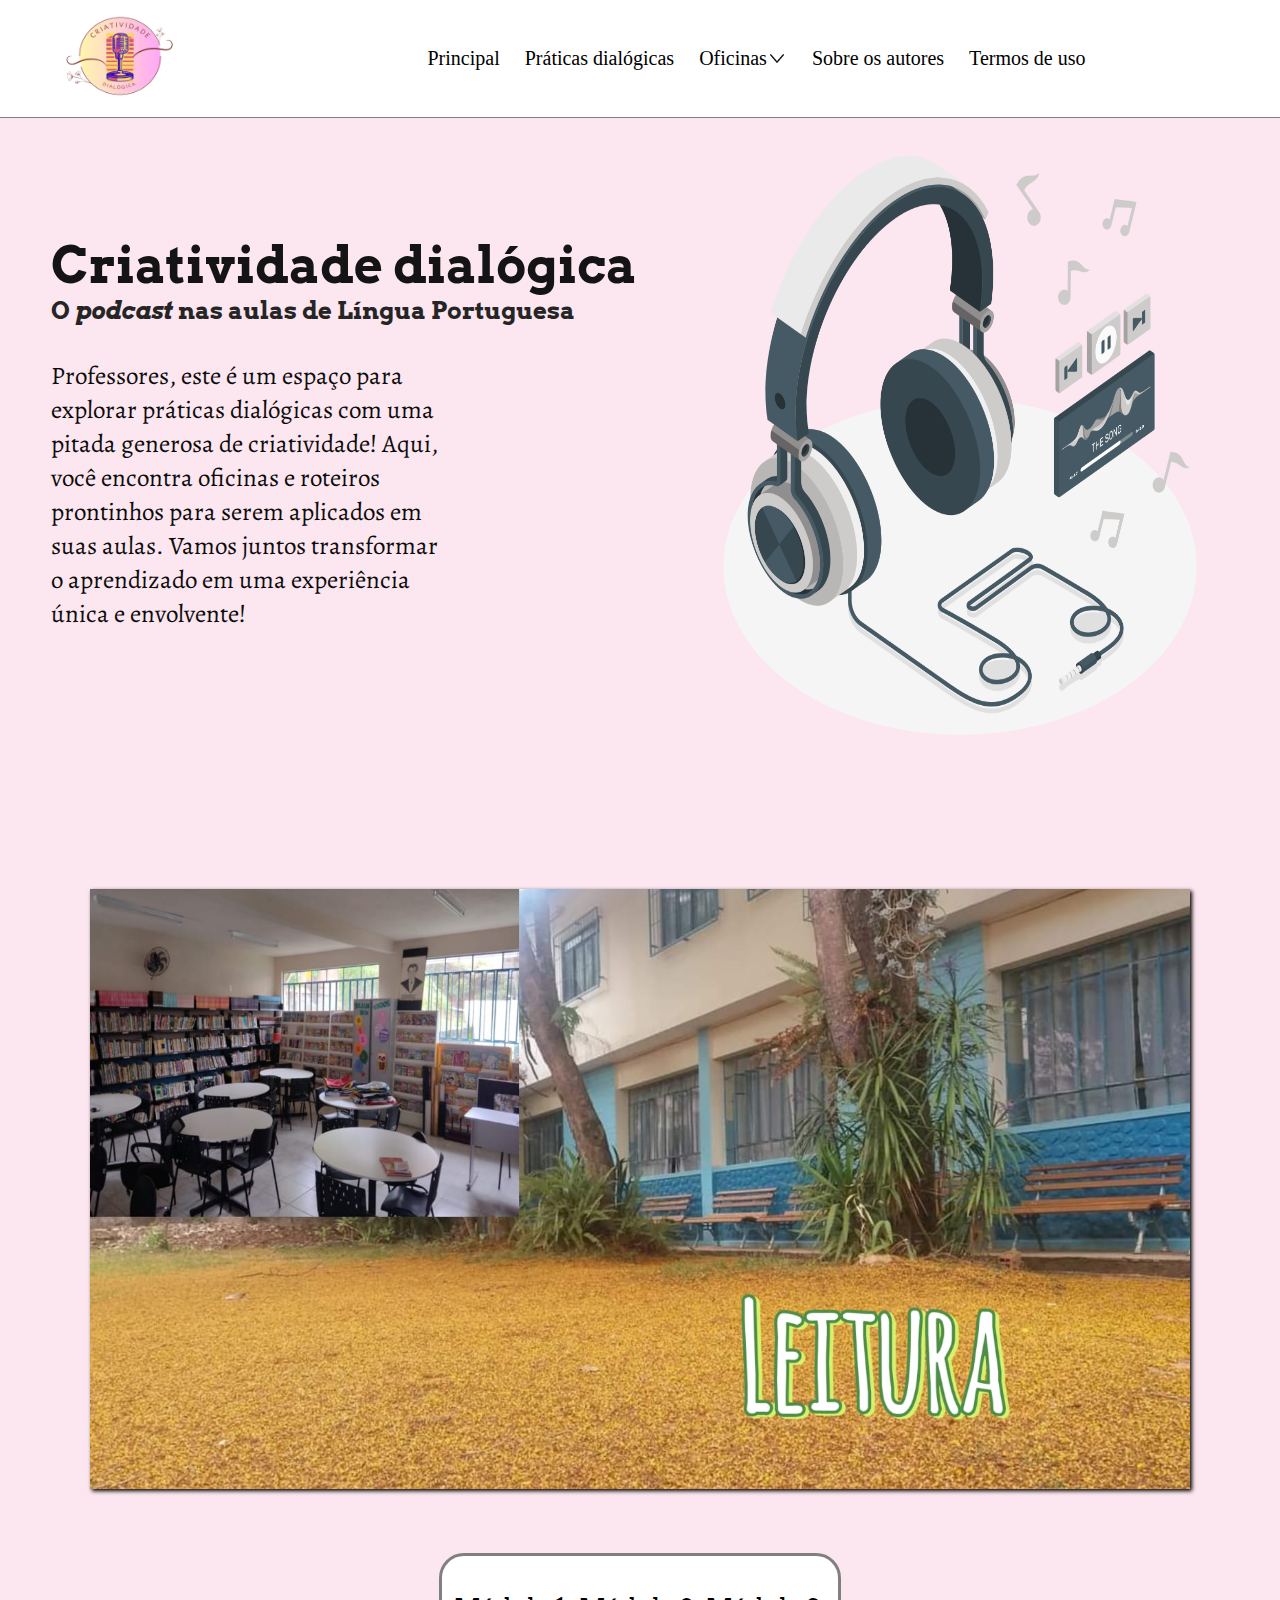
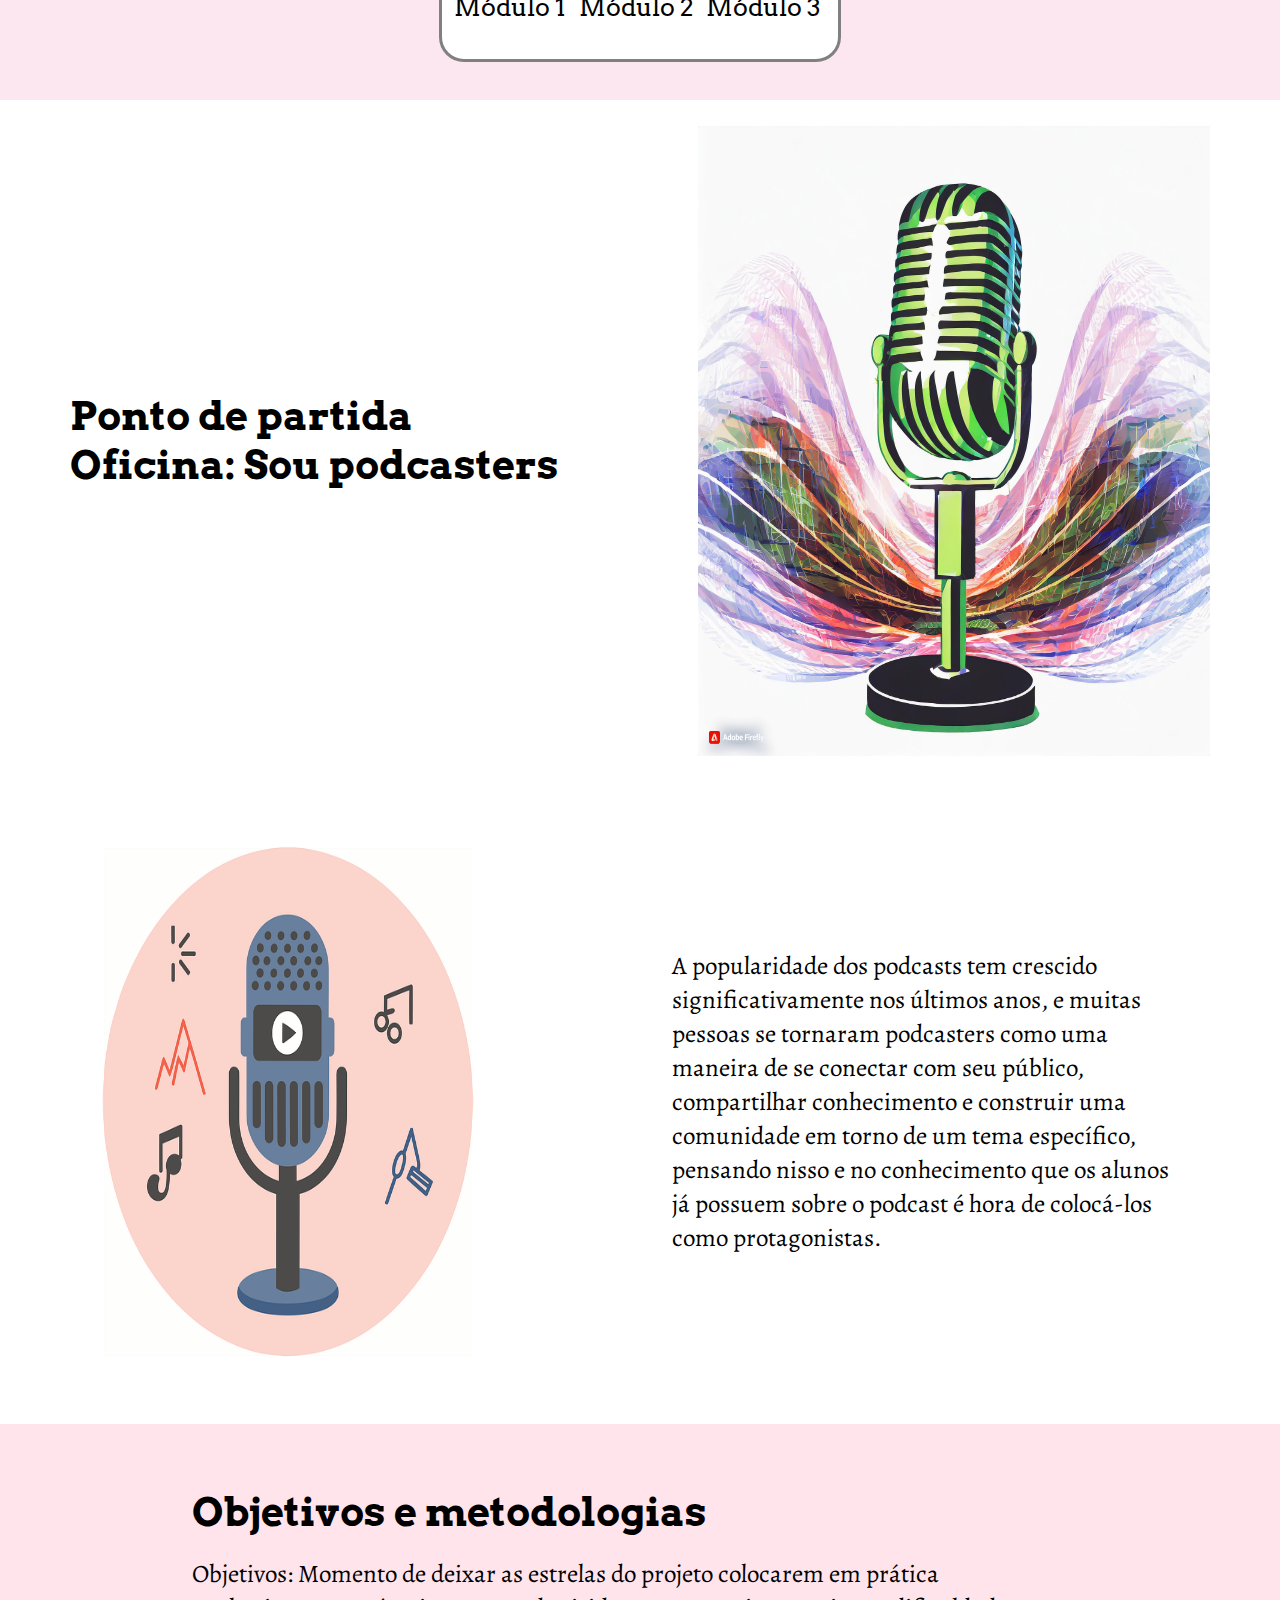
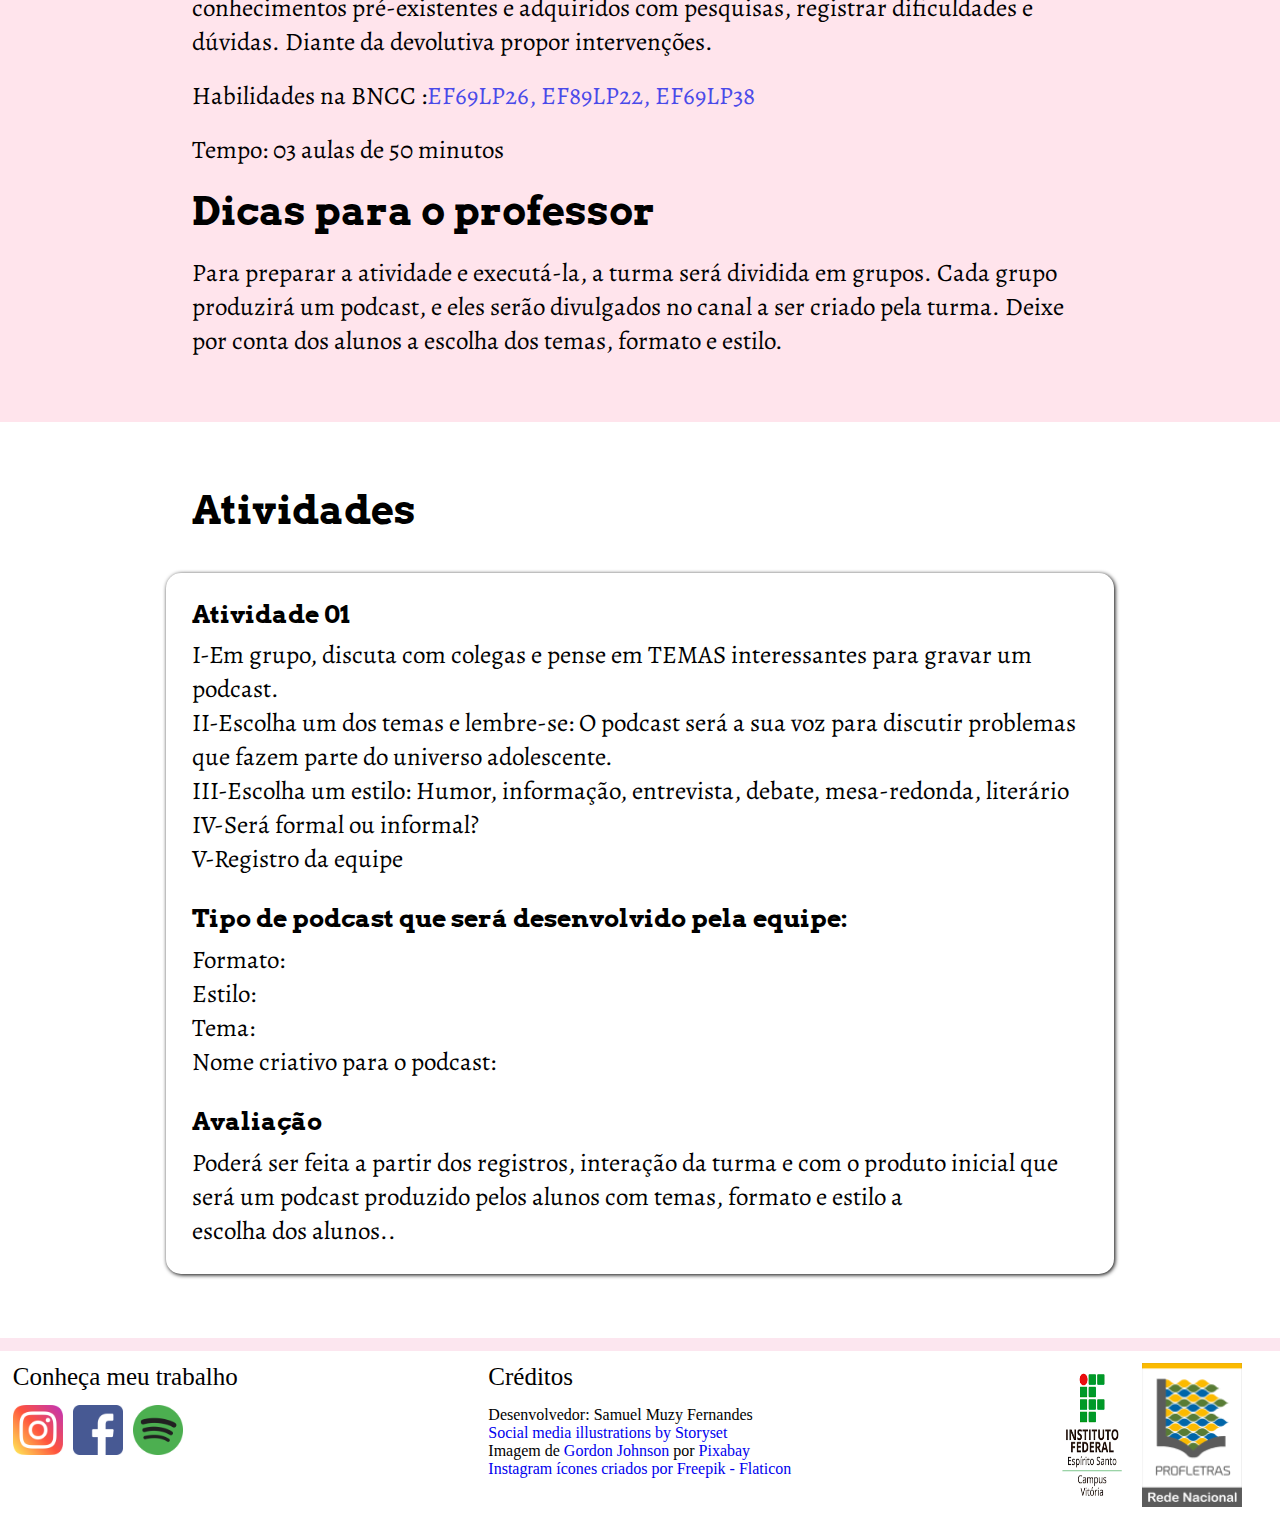
<file: index.html>
<!DOCTYPE html>
<html lang="pt-br">
<head>
    <meta charset="UTF-8">
    <meta name="viewport" content="width=device-width, initial-scale=1.0">
    <title>Criatividade dialógica</title>
    <link rel="stylesheet" href="style.css">
    <link rel="shortcut icon" href="LOGO CLAUDIA.png" type="image/x-icon">
    <script src="index.js" defer></script>
    <link rel="preconnect" href="https://fonts.googleapis.com">
    <link rel="preconnect" href="https://fonts.gstatic.com" crossorigin>
    <link href="https://fonts.googleapis.com/css2?family=Arvo&display=swap" rel="stylesheet">
    <link rel="preconnect" href="https://fonts.googleapis.com">
    <link rel="preconnect" href="https://fonts.gstatic.com" crossorigin>
    <link href="https://fonts.googleapis.com/css2?family=Alegreya&display=swap" rel="stylesheet">
</head>
<body>
    <header class="cabeca">
        <div>
            <a href="index.html"><img class="imgcabe" src="LOGO CLAUDIA.png" alt="img-cabe"></a>
        </div>
        <div class="iten_cabe">
            <a class="itens" href="index.html"><p class="itens">Principal </p></a>
            <a class="itens" href="estudoLingua.html"><p class="itens">Práticas dialógicas</p></a>
            <div>
                <div onclick="drop()" class="setaReta">
                    <p id="itenDrop" class="itens">Oficinas</p>
                    <img id="imagemSeta" style="width: 20px;" src="seta-para-baixo (1).png" alt="">
                </div>
                <ul id="dropdown" class="drop">
                    <a style="text-decoration:none ; color: black" href="modulo1.html"><li class="hoverItens">Módulo 1</li></a>
                    <a style="text-decoration:none ; color: black" href="modulo2.html"><li class="hoverItens">Módulo 2</li></a>
                    <a style="text-decoration:none ; color: black" href="modulo3.html"><li class="hoverItens">Módulo 3</li></a>
                </ul>
            </div>
            <a class="itens" href="quemSomos.html"><p class="itens">Sobre os autores</p></a>
            <a class="itens" href="termosDeUso.html"><p class="itens">Termos de uso</p></a>
        </div>
        <div class="btn-abrir-botao" onclick="abrir()" id="abrir-menu">
            <img class="invi" src="list.svg" alt="">
        </div>
        <div  class="abrir-menu" id="menu-mobile">
            <div onclick="fechar()" class="btn-fechar">
                <img src="x-lg.svg" alt="">
            </div>
            <div>
                <a class="itens" href="index.html"><p class="itens">Principal</p></a>
                <a class="itens" href="estudoLingua.html"><p class="itens">Práticas dialógicas</p></a>
                <a class="itens" href="modulo1.html"><p class="itens">Módulo 1</p></a>
                <a class="itens" href="modulo2.html"><p class="itens">Módulo 2</p></a>
                <a class="itens" href="modulo3.html"><p class="itens">Módulo 3</p></a>
                <a class="itens" href="quemSomos.html"><p class="itens">Sobre os autores</p></a>
                <a class="itens" href="termosDeUso.html"><p class="itens">Termos de uso</p></a>
            </div>
        </div>
        <div id="overlay" class="overlay-menu">
        </div>
    </header>
    <main class="">
        <div class="principal">
            <div class="espaco">
                <h1 class="iten1">Criatividade dialógica</h1>
                <h2 class="iten2">O <i>podcast</i> nas aulas de Língua Portuguesa</h2>
                <p class="iten3">Professores, este é um espaço para explorar práticas dialógicas com uma pitada generosa de criatividade! Aqui, você encontra oficinas e roteiros prontinhos para serem aplicados em suas aulas. Vamos juntos transformar o aprendizado em uma experiência única e envolvente!</p>
            </div>
            <img class="imgPrincipal" src="cinzas.png" alt="imgPrincipal">
        </div>
        <div class="carrosel">
            <div class="conteiner" id="img">
                <img src="carossel(1).jpg" alt="">
                <img src="carossel(2).jpg" alt="">
                <img src="carossel(3).jpg" alt="">
                <img src="carossel(4).jpg" alt="">
            </div>
        </div>
        <div class="modulos">
            <a href="modulo1.html"><input class="btn" type="button" value="Módulo 1"></a>
            <a href="modulo2.html"><input class="btn" type="button" value="Módulo 2"></a>
            <a href="modulo3.html"><input class="btn" type="button" value="Módulo 3"></a>
        </div>
        <section class="comeco">
            <div>
                <h1 class="titulo">Ponto de partida</h2>
                <h2 class="titulo">Oficina: Sou podcasters</h3>
            </div>
            <img class="imagem1" src="Firefly microfone de podcast que combine com rosa 71965.jpg" alt="imagem-principal-meio">
        </section>
        <section class="textosP">
            <img class="imagem2" src="ai-generated-8426822_640.png.webp" alt="imagembaixo">
            <p class="textoMenor">A popularidade dos podcasts tem crescido significativamente nos últimos anos, e muitas pessoas se tornaram podcasters como uma maneira de se conectar com seu público, compartilhar conhecimento e construir uma comunidade em torno de um tema específico, pensando nisso e no conhecimento que os alunos já possuem sobre o podcast é hora de colocá-los como protagonistas.
            </p>
        </section>
        <section class="questo">
            <div class="obj">
                <h1 class="tituloQ">Objetivos e metodologias</h1>
                <p class="textoQ">Objetivos: Momento de deixar as estrelas do projeto colocarem em prática conhecimentos pré-existentes e adquiridos com pesquisas, registrar dificuldades e dúvidas. Diante da devolutiva propor intervenções.
                </p>
                <p class="textoQ"> Habilidades na  BNCC :<a class="links" href="https://novaescola.org.br/planos-de-aula/habilidades/ef69lp26">EF69LP26, </a><a  class="links" href="https://novaescola.org.br/planos-de-aula/habilidades/ef89lp22"> EF89LP22, </a><a  class="links" href="https://novaescola.org.br/planos-de-aula/habilidades/ef69lp38"> EF69LP38</a></p>
                <p class="textoQ">Tempo:  03 aulas de 50 minutos</p>

                <h1 class="tituloQ">Dicas para o professor</h1>
                <p class="textoQ">Para preparar a atividade e executá-la, a turma será dividida em grupos.
                    Cada grupo produzirá um podcast, e eles serão divulgados no canal a ser criado pela turma.
                    Deixe por conta dos alunos a escolha dos temas, formato e estilo.</p>
            </div>
        </section>
        <section class="questao1">
            <h2 class="tituloQuestao1">Atividades</h2>
            <div class="atividade">
                <h2 class="tituloQuestao">Atividade 01</h2>
                <p>I-Em grupo, discuta com colegas e pense em TEMAS interessantes para gravar um podcast.</p>
                <p>II-Escolha um dos temas e lembre-se:  O podcast será a sua voz para discutir problemas que fazem parte do universo adolescente.</p>
                <p>III-Escolha um estilo: Humor, informação, entrevista, debate, mesa-redonda, literário</p>
                <p>IV-Será formal ou informal?</p>
                <P>V-Registro da equipe</p>
                <h2 class="tituloQuestao2">Tipo de podcast que será desenvolvido pela equipe:</h2>
                <p>Formato:</p> 
                <p>Estilo: </p>  
                <p>Tema:</p>   
                <p>Nome criativo para o podcast:</P>
                <h2 class="tituloQuestao2">Avaliação</h2>
                <p>Poderá ser feita a partir dos registros, interação da turma e com o produto inicial que será um podcast produzido pelos alunos com temas, formato e estilo a escolha dos alunos..</p>
            </div>
        </section>
    </main>
    <footer class="baixo">
        <div class="backfo">
            <div>
                <p class="letra">Conheça meu trabalho </p>
                <section class="imagens">
                    <a href="https://www.instagram.com/criatividadedialogica2/"><img class="img_footer" src="instagram.png" alt="inst"></a>
                    <a href="https://www.facebook.com/profile.php?id=61556772900520&mibextid=ZbWKwL"><img class="img_footer" src="facebook.png" alt="facebook"></a>
                    <a href="https://open.spotify.com/show/3XS2YpdyxJepp1uchK2nWR?si=AaGDQTd-TJqRi4_aApYYJw&nd=1&dlsi=cd945a7f5d904057"><img class="img_footer" src="spotify.png" alt="spotify"></a>
                </section>
            </div>
            <div class="credi">
                <p class="letra">Créditos</p>
                <p class="creditos">Desenvolvedor: Samuel Muzy Fernandes</p>
                <a class="creditos" href="https://storyset.com/social-media">Social media illustrations by Storyset</a>
                <p class="creditos">Imagem de <a class="creditos" href="https://pixabay.com/pt/users/gdj-1086657/?utm_source=link-attribution&utm_medium=referral&utm_campaign=image&utm_content=1237265">Gordon Johnson</a> por <a class="creditos" href="https://pixabay.com/pt//?utm_source=link-attribution&utm_medium=referral&utm_campaign=image&utm_content=1237265">Pixabay</a></p>
                <a class="creditos" href="https://www.flaticon.com/br/icones-gratis/instagram" title="instagram ícones">Instagram ícones criados por Freepik - Flaticon</a>
            </div>
            <div class="ifs">
                <img class="img2" src="ifs.png" alt="logo">
                <img class="img2" src="logo.png" alt="logo">
            </div>
            
        </div>
    </footer>
</body>
</html>
</file>
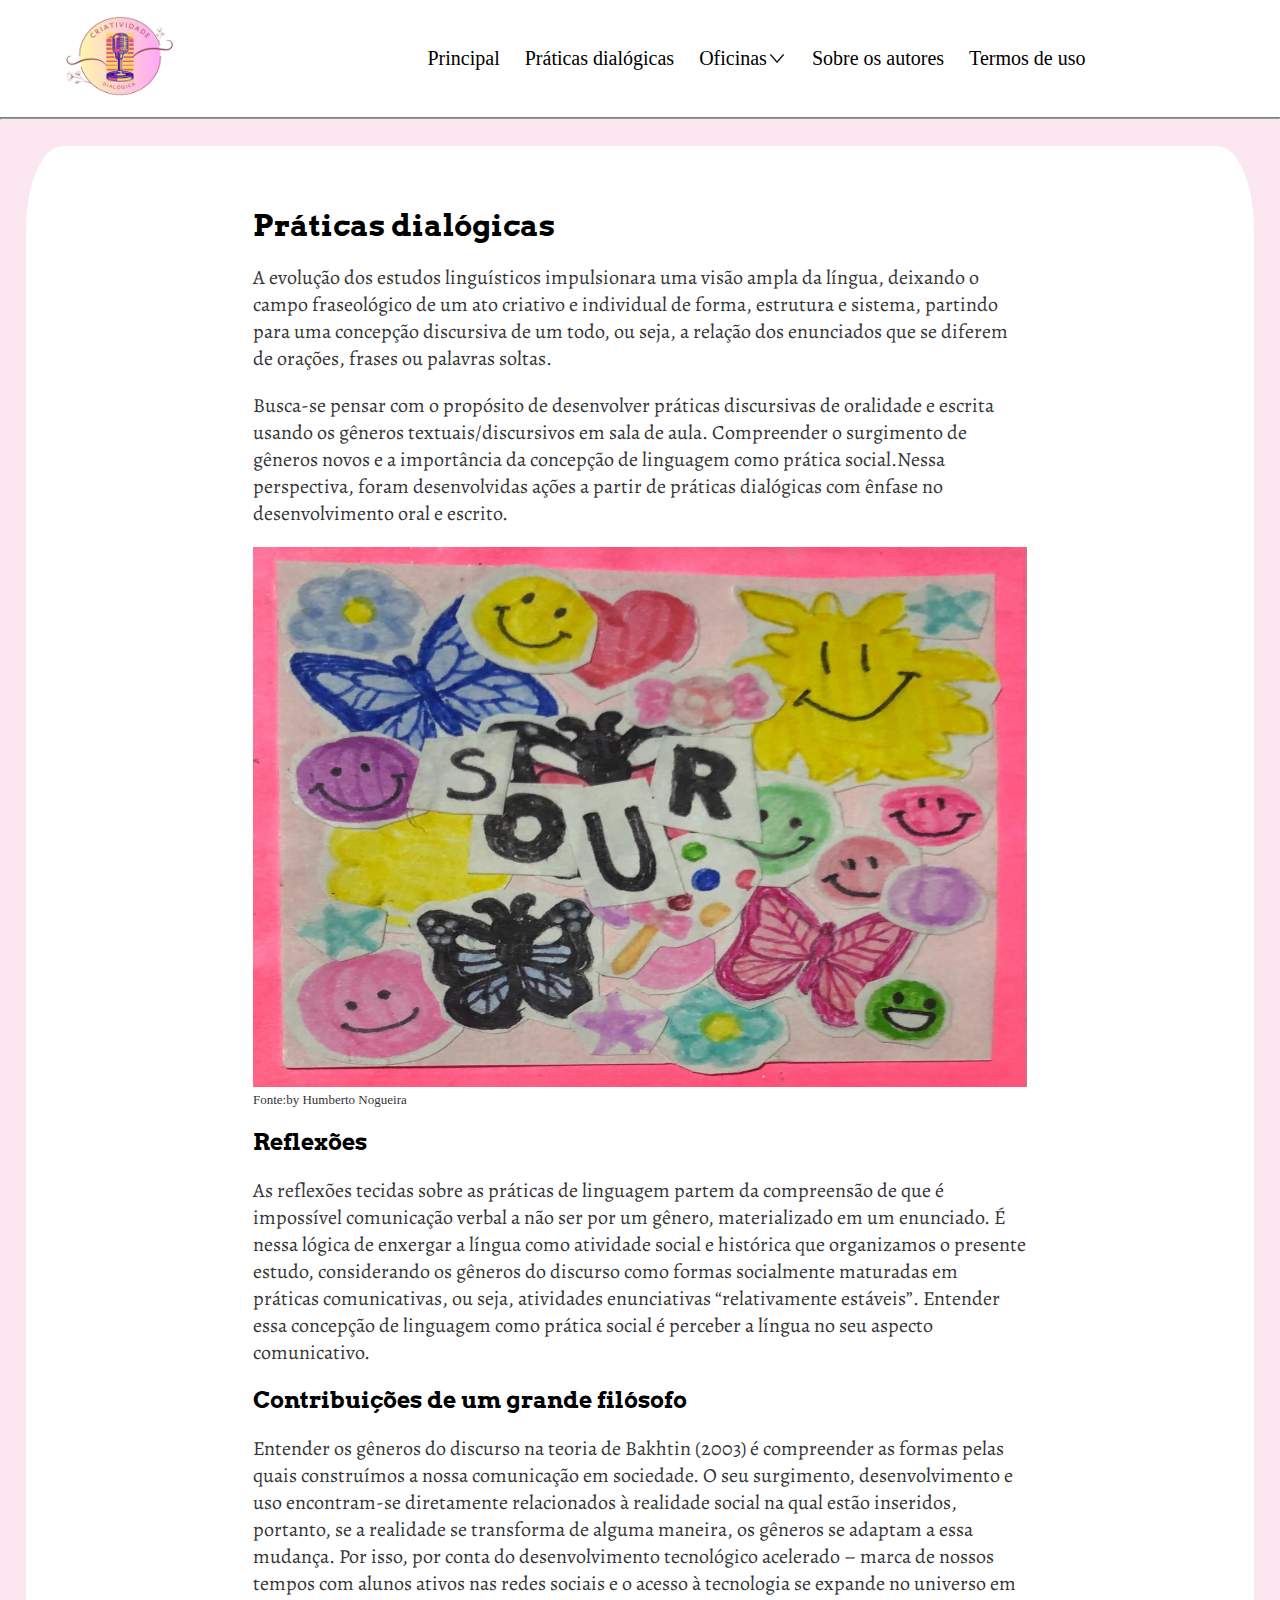
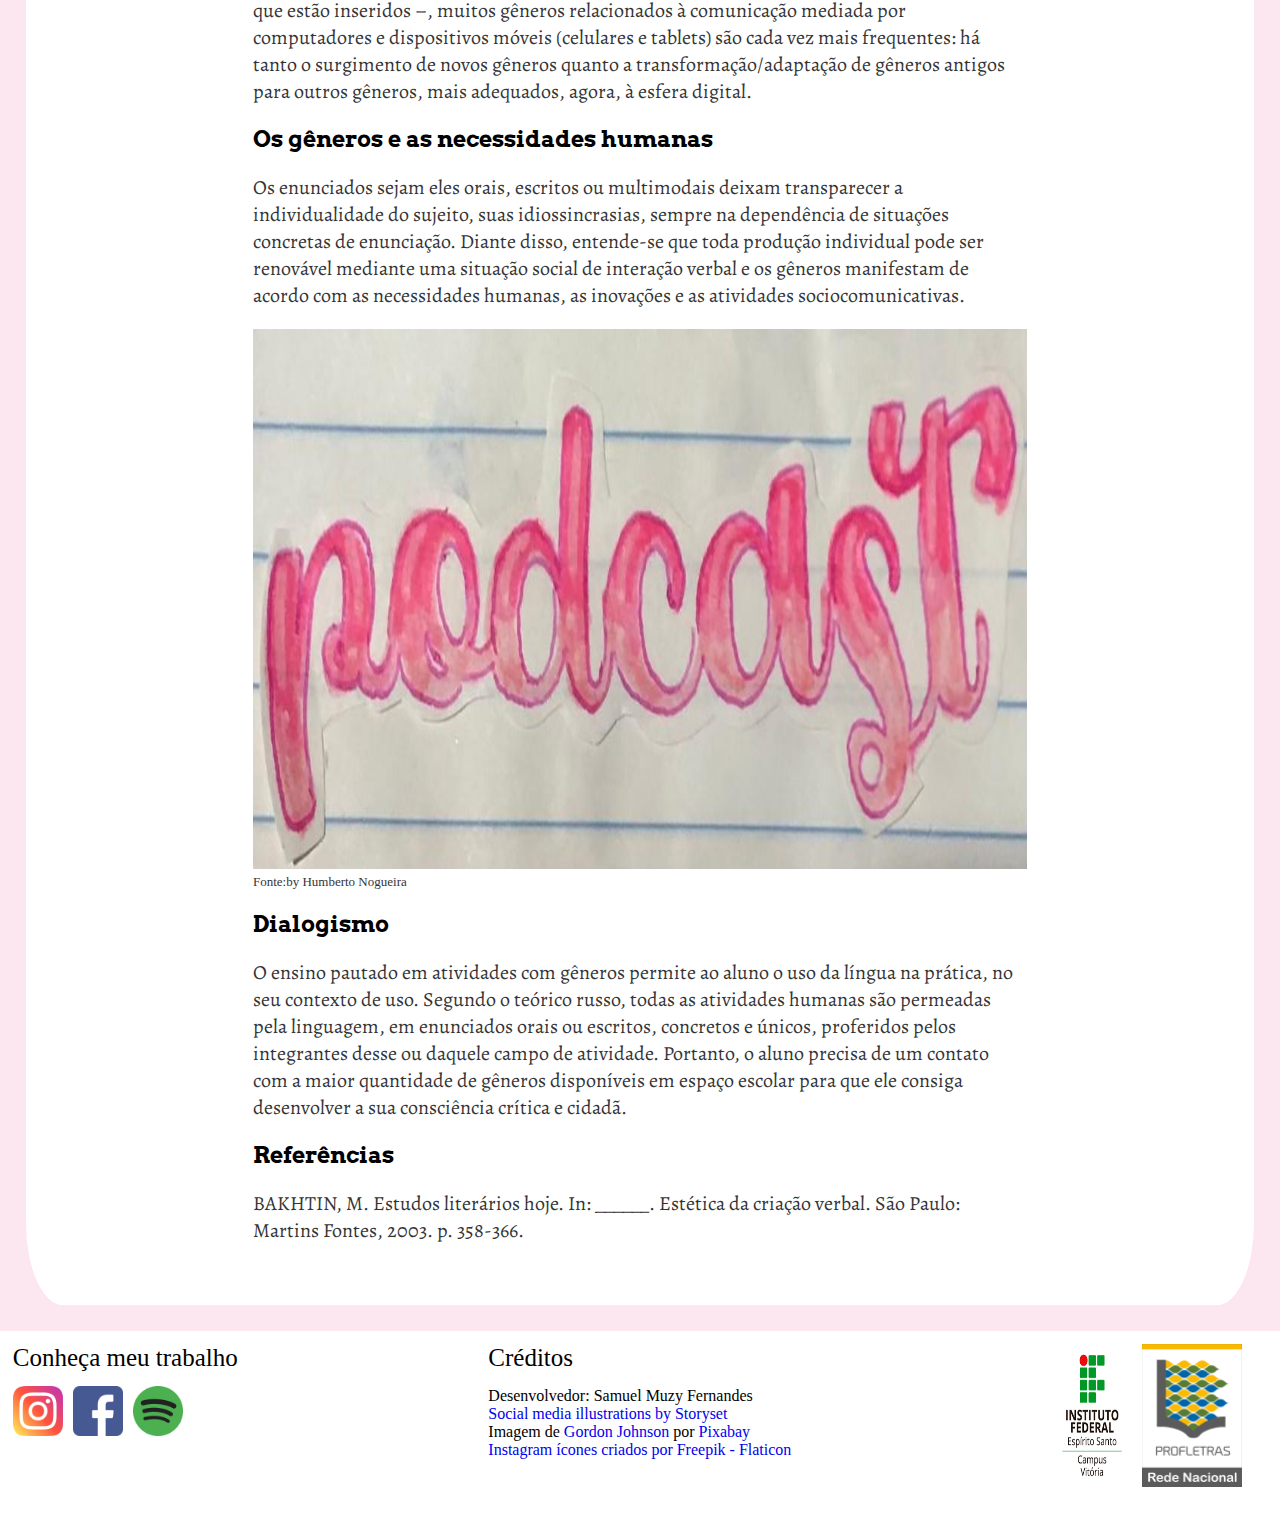
<file: estudoLingua.html>
<!DOCTYPE html>
<html lang="en">
<head>
    <meta charset="UTF-8">
    <meta name="viewport" content="width=device-width, initial-scale=1.0">
    <title>Práticas dialógicas</title>
    <link rel="shortcut icon" href="LOGO CLAUDIA.png" type="image/x-icon">
    <link rel="stylesheet" href="estudo.css">
    <link rel="preconnect" href="https://fonts.googleapis.com">
    <link rel="preconnect" href="https://fonts.gstatic.com" crossorigin>
    <link href="https://fonts.googleapis.com/css2?family=Arvo&display=swap" rel="stylesheet">
    <link rel="preconnect" href="https://fonts.googleapis.com">
    <link rel="preconnect" href="https://fonts.gstatic.com" crossorigin>
    <link href="https://fonts.googleapis.com/css2?family=Alegreya&display=swap" rel="stylesheet">
</head>

<body>
    <header class="cabeca">
        <div>
            <a href="index.html"><img class="imgcabe" src="LOGO CLAUDIA.png" alt="img-cabe"></a>
        </div>
        <div class="iten_cabe">
            <a class="itens" href="index.html"><p class="itens">Principal </p></a>
            <a class="itens" href="estudoLingua.html"><p class="itens">Práticas dialógicas</p></a>
            <div>
                <div onclick="drop()" class="setaReta">
                    <p id="itenDrop" class="itens">Oficinas</p>
                    <img id="imagemSeta" style="width: 20px;" src="seta-para-baixo (1).png" alt="">
                </div>
                <ul id="dropdown" class="drop">
                    <a style="text-decoration:none ; color: black" href="modulo1.html"><li class="hoverItens">Módulo 1</li></a>
                    <a style="text-decoration:none ; color: black" href="modulo2.html"><li class="hoverItens">Módulo 2</li></a>
                    <a style="text-decoration:none ; color: black" href="modulo3.html"><li class="hoverItens">Módulo 3</li></a>
                </ul>
            </div>
            <a class="itens" href="quemSomos.html"><p class="itens">Sobre os autores</p></a>
            <a class="itens" href="termosDeUso.html"><p class="itens">Termos de uso</p></a>
        </div>
        <div class="btn-abrir-botao" onclick="abrir()" id="abrir-menu">
            <img class="invi" src="list.svg" alt="">
        </div>
        <div  class="abrir-menu" id="menu-mobile">
            <div onclick="fechar()" class="btn-fechar">
                <img src="x-lg.svg" alt="">
            </div>
            <div>
                <a class="itens" href="index.html"><p class="itens">Principal</p></a>
                <a class="itens" href="estudoLingua.html"><p class="itens">Práticas dialógicas</p></a>
                <a class="itens" href="modulo1.html"><p class="itens">Módulo 1</p></a>
                <a class="itens" href="modulo2.html"><p class="itens">Módulo 2</p></a>
                <a class="itens" href="modulo3.html"><p class="itens">Módulo 3</p></a>
                <a class="itens" href="quemSomos.html"><p class="itens">Sobre os autores</p></a>
                <a class="itens" href="termosDeUso.html"><p class="itens">Termos de uso</p></a>
            </div>
        </div>
        <div id="overlay" class="overlay-menu">
        </div>
    </header>
    <hr class="linha">
    <main class="princi">
        <div class="prin">
            <div class="texto_principal">
                <h2 class="texto1">Práticas dialógicas</h2>
                <p class="textoP">A evolução dos estudos linguísticos impulsionara uma visão ampla da língua, deixando o campo fraseológico de um ato criativo e individual de forma, estrutura e sistema, partindo para uma 
                concepção discursiva de um todo, ou seja, a relação dos enunciados que se diferem de orações, frases ou palavras soltas.</p>

                <p class="textoP">Busca-se pensar com o propósito de desenvolver práticas discursivas de oralidade e escrita usando os gêneros textuais/discursivos em sala de aula. 
                Compreender o surgimento de gêneros novos e a importância da concepção de linguagem como prática social.Nessa perspectiva, foram desenvolvidas ações  
                a partir de práticas dialógicas com ênfase no desenvolvimento oral e escrito.</p>
                <div class="">
                    <img class="imgPrin" src="imagem1.jpg" alt="imagemPrincipal">
                    <p class="refere">Fonte:by Humberto Nogueira</p>
                </div>
            
                <h3>Reflexões</h3>
                <p class="textoP">As reflexões tecidas sobre as práticas de linguagem partem da compreensão de que é impossível comunicação verbal a não ser por um gênero, materializado em um enunciado. É nessa lógica de enxergar a língua como atividade social e histórica que organizamos o presente estudo, considerando os gêneros do discurso como formas socialmente maturadas em práticas comunicativas, ou seja, atividades enunciativas “relativamente estáveis”. Entender essa concepção de linguagem como prática social é perceber a língua no seu aspecto comunicativo.</p>
                <h3>Contribuições de um grande filósofo</h3>
                <p class="textoP">Entender os gêneros do discurso na teoria de Bakhtin (2003) é compreender as formas pelas quais construímos a nossa comunicação em sociedade. O seu surgimento, desenvolvimento e uso encontram-se diretamente relacionados à realidade social na qual estão inseridos, portanto, se a realidade se transforma de alguma maneira, os gêneros se adaptam a essa mudança. Por isso, por conta do desenvolvimento tecnológico acelerado – marca de nossos tempos com alunos ativos nas redes sociais e o acesso à tecnologia se expande no universo em que estão inseridos –, muitos gêneros relacionados à comunicação mediada por computadores e dispositivos móveis (celulares e tablets) são cada vez mais frequentes: há tanto o surgimento de novos gêneros quanto a transformação/adaptação de gêneros antigos para outros gêneros, mais adequados, agora, à esfera digital.</p>
                <h3>Os gêneros e as necessidades humanas</h3>
                <p class="textoP">Os enunciados sejam eles orais, escritos ou multimodais deixam transparecer a individualidade do sujeito, suas idiossincrasias, sempre na dependência de situações concretas de enunciação. Diante disso, entende-se que toda produção individual pode ser renovável mediante uma situação social de interação verbal e os gêneros manifestam de acordo com as necessidades humanas, as inovações e as atividades sociocomunicativas.</p>
                <div class="">
                    <img class="imgPrin2" src="imagem-2.jpg" alt="image">
                    <p class="refere">Fonte:by Humberto Nogueira</p>
                </div>
                <h3>Dialogismo</h3>
                <P class="textoP">O ensino pautado em atividades com gêneros permite ao aluno o uso da língua na prática, no seu contexto de uso. Segundo o teórico russo, todas as atividades humanas são permeadas pela linguagem, em enunciados orais ou escritos, concretos e únicos, proferidos pelos integrantes desse ou daquele campo de atividade. Portanto, o aluno precisa de um contato com a maior quantidade de gêneros disponíveis em espaço escolar para que ele consiga desenvolver a sua consciência crítica e cidadã.</P>
                <h3>Referências</h3>
                <p class="textoP">BAKHTIN, M. Estudos literários hoje. In: ______. Estética da criação verbal. São Paulo: Martins Fontes, 2003. p. 358-366.</p>
            </div>
        </div>
    </main>
    <footer class="baixo">
        <div class="backfo">
            <div>
                <p class="letra">Conheça meu trabalho </p>
                <section class="imagens">
                    <a href="https://www.instagram.com/criatividadedialogica2/"><img class="img_footer" src="instagram.png" alt="inst"></a>
                    <a href="https://www.facebook.com/profile.php?id=61556772900520&mibextid=ZbWKwL"><img class="img_footer" src="facebook.png" alt="facebook"></a>
                    <a href="https://open.spotify.com/show/3XS2YpdyxJepp1uchK2nWR?si=AaGDQTd-TJqRi4_aApYYJw&nd=1&dlsi=cd945a7f5d904057"><img class="img_footer" src="spotify.png" alt="spotify"></a>
                </section>
            </div>
            <div class="credi">
                <p class="letra">Créditos</p>
                <p class="creditos">Desenvolvedor: Samuel Muzy Fernandes</p>
                <a class="creditos" href="https://storyset.com/social-media">Social media illustrations by Storyset</a>
                <p class="creditos">Imagem de <a class="creditos" href="https://pixabay.com/pt/users/gdj-1086657/?utm_source=link-attribution&utm_medium=referral&utm_campaign=image&utm_content=1237265">Gordon Johnson</a> por <a class="creditos" href="https://pixabay.com/pt//?utm_source=link-attribution&utm_medium=referral&utm_campaign=image&utm_content=1237265">Pixabay</a></p>
                <a class="creditos" href="https://www.flaticon.com/br/icones-gratis/instagram" title="instagram ícones">Instagram ícones criados por Freepik - Flaticon</a>
            </div>
            <div class="ifs">
                <img class="img2" src="ifs.png" alt="logo">
                <img class="img2" src="logo.png" alt="logo">
            </div>
            
        </div>
    </footer>
    <script src="estudo.js"></script>
</body>
</html>
</file>
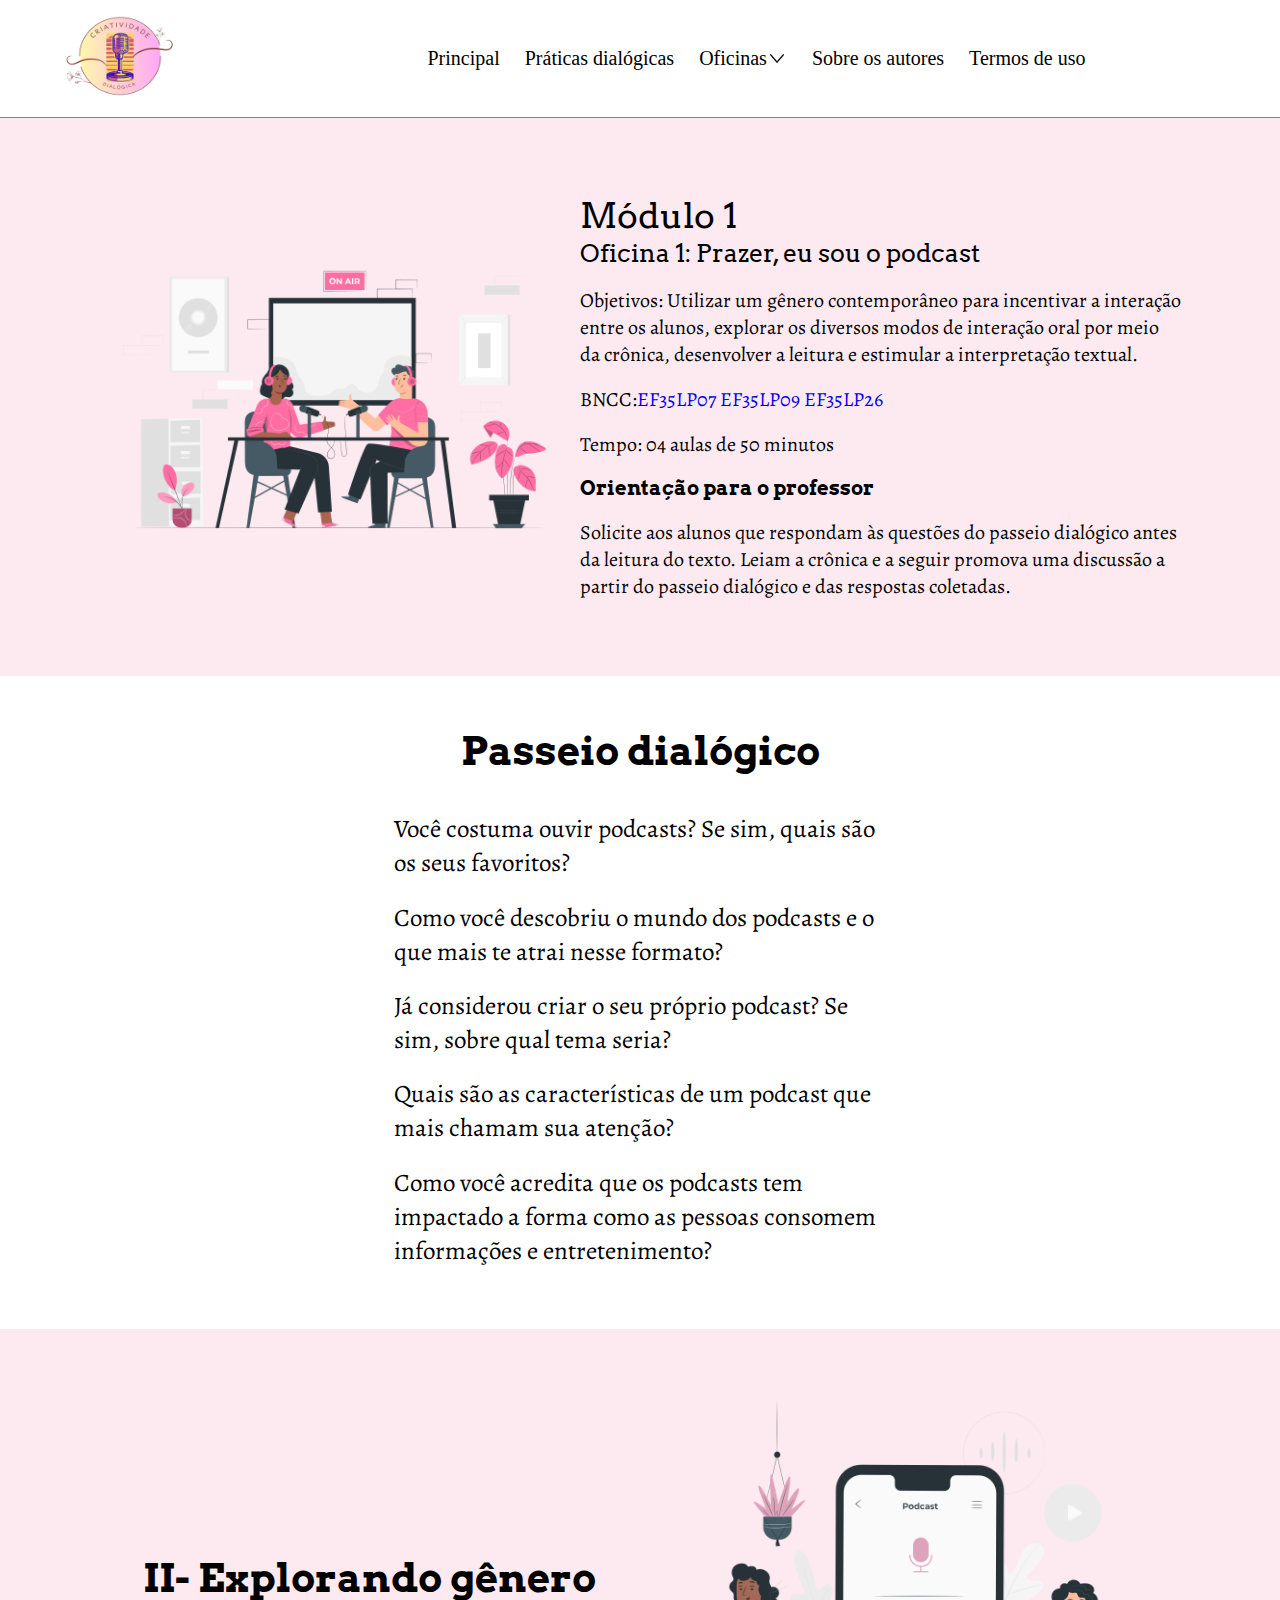
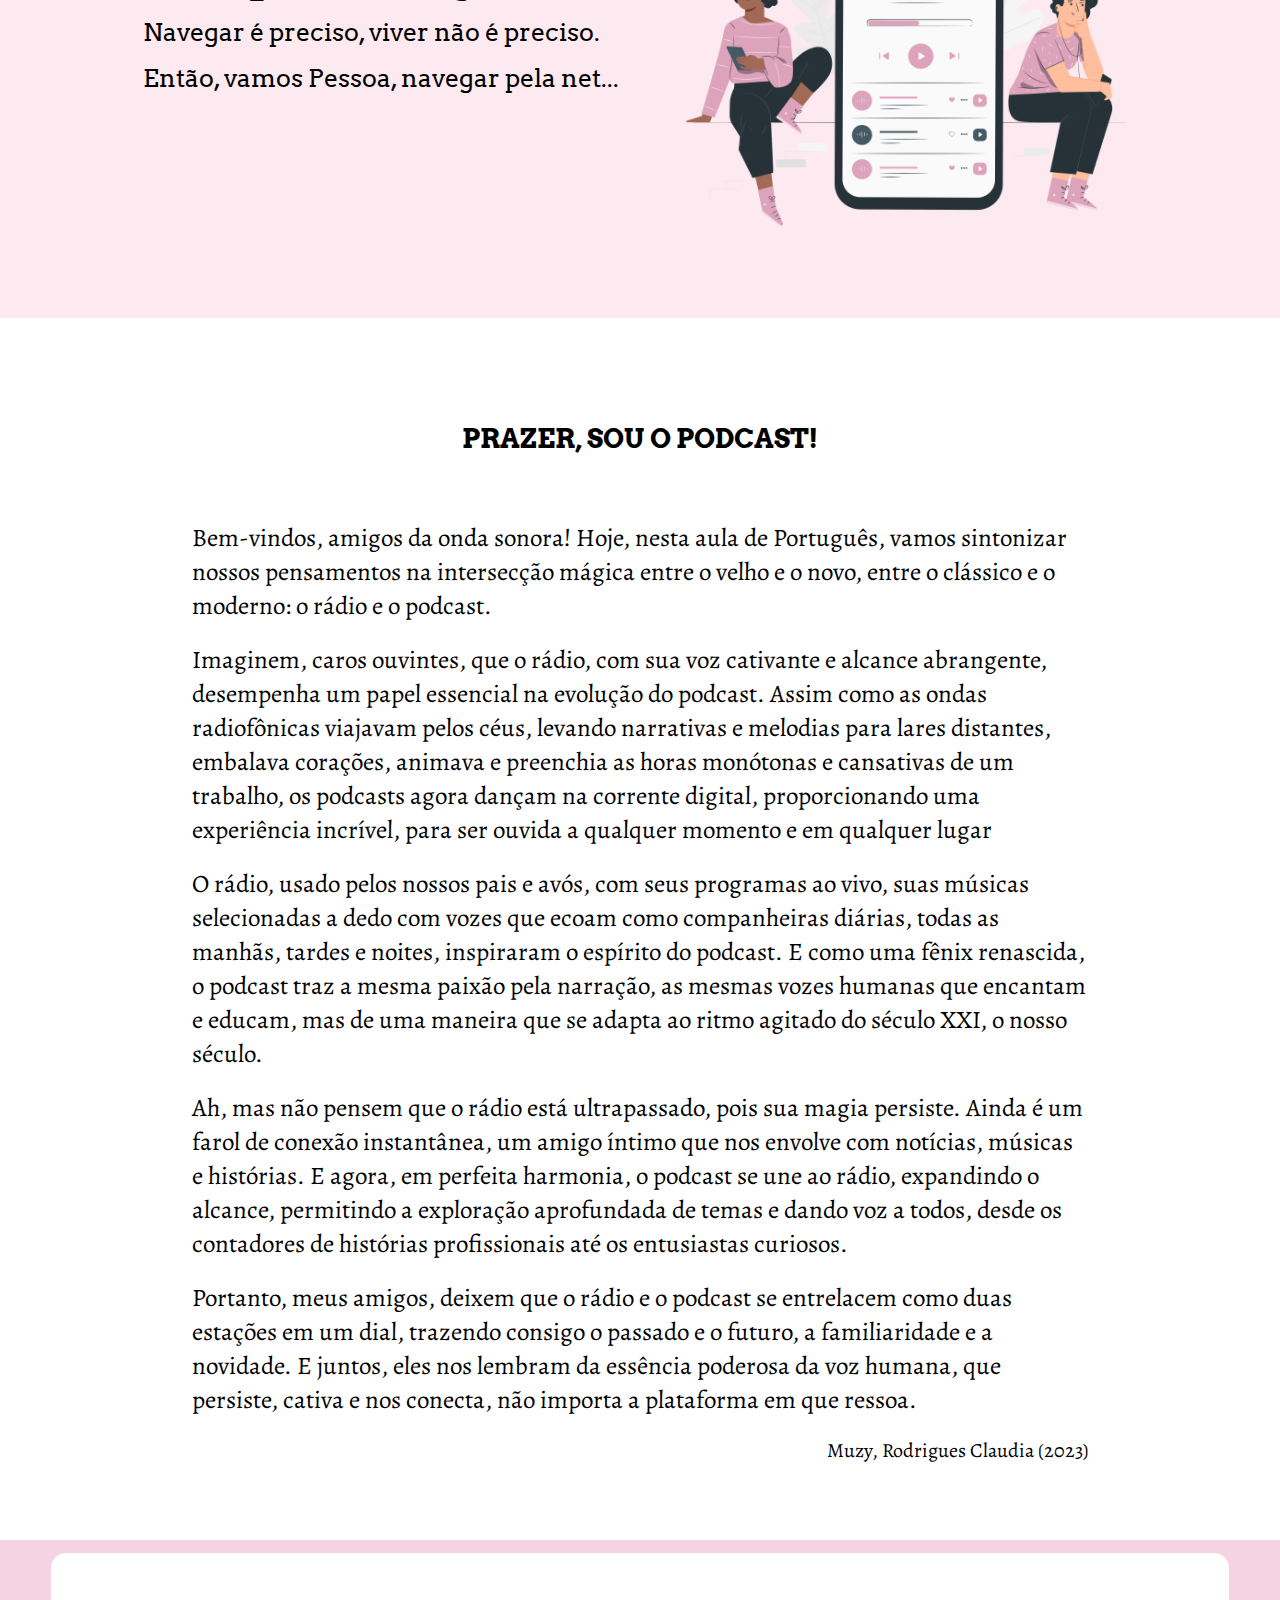
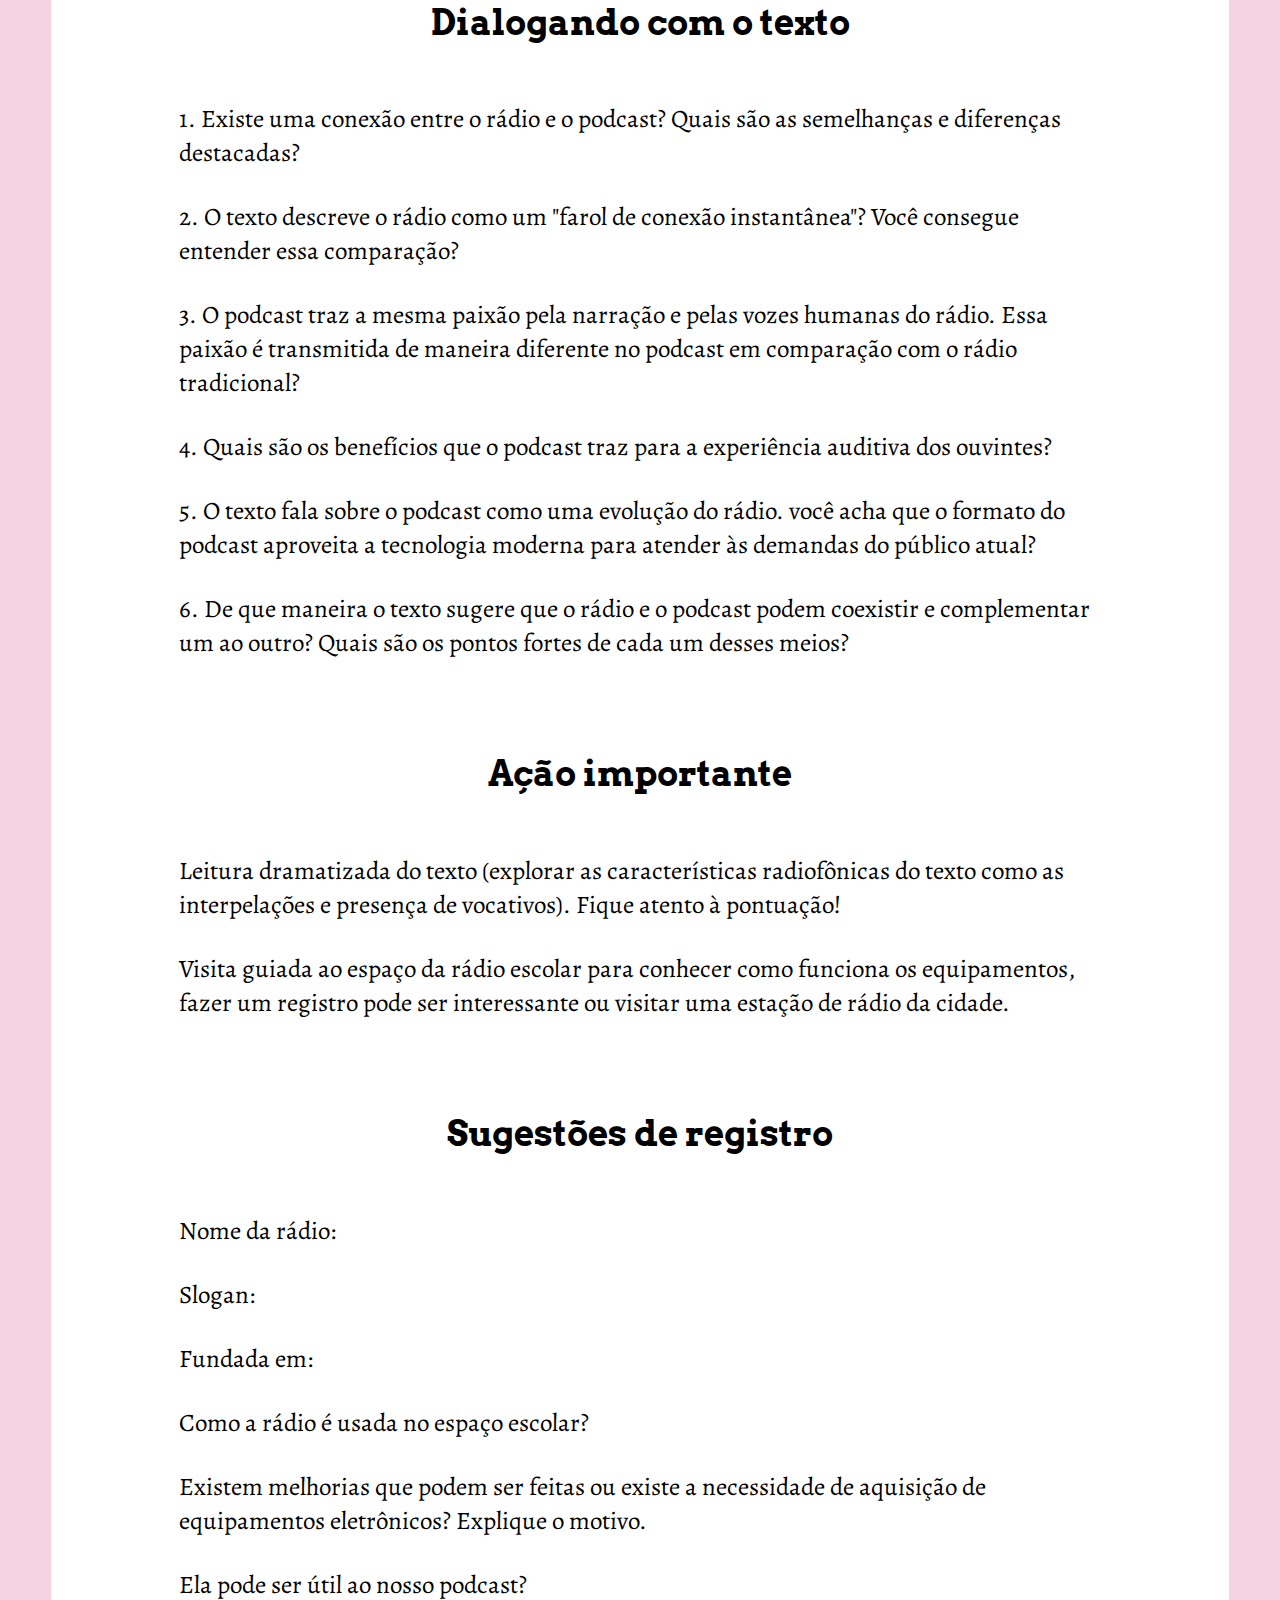
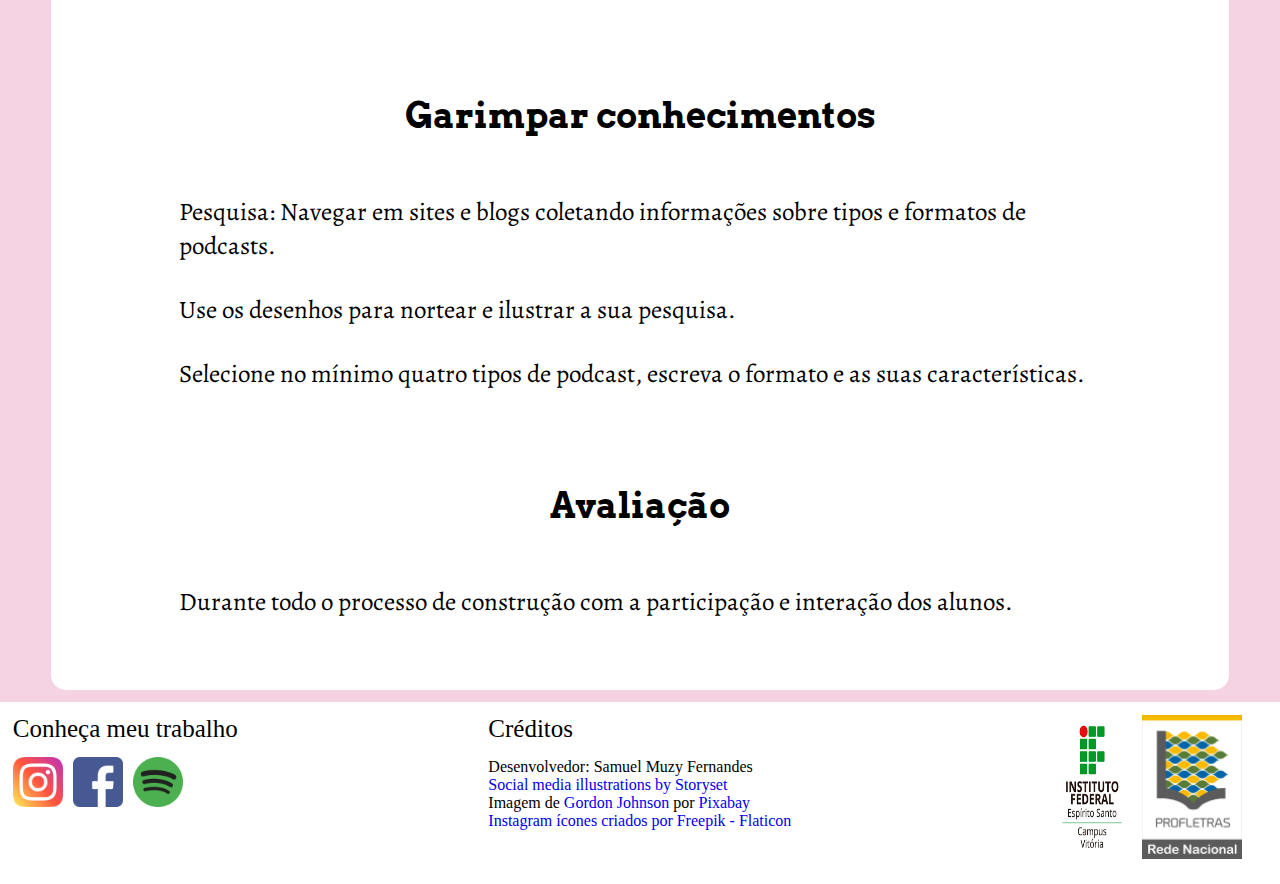
<file: modulo1.html>
<!DOCTYPE html>
<html lang="en">
<head>
    <meta charset="UTF-8">
    <meta name="viewport" content="width=device-width, initial-scale=1.0">
    <title>Módulo 1</title>
    <link rel="stylesheet" href="modulo1.css">
    <link rel="shortcut icon" href="LOGO CLAUDIA.png" type="image/x-icon">
    <link rel="preconnect" href="https://fonts.googleapis.com">
    <link rel="preconnect" href="https://fonts.gstatic.com" crossorigin>
    <link href="https://fonts.googleapis.com/css2?family=Arvo&display=swap" rel="stylesheet">
    <link rel="preconnect" href="https://fonts.googleapis.com">
    <link rel="preconnect" href="https://fonts.gstatic.com" crossorigin>
    <link href="https://fonts.googleapis.com/css2?family=Alegreya&display=swap" rel="stylesheet">
</head>
<body>
    <header class="cabeca">
        <div>
            <a href="index.html"><img class="imgcabe" src="LOGO CLAUDIA.png" alt="img-cabe"></a>
        </div>
        <div class="iten_cabe">
            <a class="itens" href="index.html"><p class="itens">Principal </p></a>
            <a class="itens" href="estudoLingua.html"><p class="itens">Práticas dialógicas</p></a>
            <div>
                <div onclick="drop()" class="setaReta">
                    <p id="itenDrop" class="itens">Oficinas</p>
                    <img id="imagemSeta" style="width: 20px;" src="seta-para-baixo (1).png" alt="">
                </div>
                <ul id="dropdown" class="drop">
                    <a style="text-decoration:none ; color: black" href="modulo1.html"><li class="hoverItens">Módulo 1</li></a>
                    <a style="text-decoration:none ; color: black" href="modulo2.html"><li class="hoverItens">Módulo 2</li></a>
                    <a style="text-decoration:none ; color: black" href="modulo3.html"><li class="hoverItens">Módulo 3</li></a>
                </ul>
            </div>
            <a class="itens" href="quemSomos.html"><p class="itens">Sobre os autores</p></a>
            <a class="itens" href="termosDeUso.html"><p class="itens">Termos de uso</p></a>
        </div>
        <div class="btn-abrir-botao" onclick="abrir()" id="abrir-menu">
            <img class="invi" src="list.svg" alt="icone">
        </div>
        <div class="abrir-menu" id="menu-mobile">
            <div onclick="fechar()" class="btn-fechar">
                <img src="x-lg.svg" alt="">
            </div>
            <div>
                <a class="itens" href="index.html"><p class="itens">Principal</p></a>
                <a class="itens" href="estudoLingua.html"><p class="itens">Práticas dialógicas</p></a>
                <a class="itens" href="modulo1.html"><p class="itens">Módulo 1</p></a>
                <a class="itens" href="modulo2.html"><p class="itens">Módulo 2</p></a>
                <a class="itens" href="modulo3.html"><p class="itens">Módulo 3</p></a>
                <a class="itens" href="quemSomos.html"><p class="itens">Sobre os autores</p></a>
                <a class="itens" href="termosDeUso.html"><p class="itens">Termos de uso</p></a>
            </div>
        </div>
        <div id="overlay" class="overlay-menu">
        </div>
    </header>
    <main>
        <section class="segundaP">
            <div class="divGrande">
                <div class="sub-itens">
                    <img class="imagemIlustrativa" src="Podcast-pana.png" alt="imagemPrincipal">
                    <div class="divMo">
                        <p class="tituloMo1">Módulo 1</p>
                        <p class="tituloMo">Oficina 1: Prazer, eu sou o podcast</h3>
                        <p class="perguntas">Objetivos: Utilizar um gênero contemporâneo para incentivar a interação entre os alunos, explorar os diversos modos de interação oral por meio da crônica, desenvolver a leitura e estimular a interpretação textual. </p>
                        <p class="perguntas">BNCC:<a class="links" href="https://novaescola.org.br/planos-de-aula/habilidades/ef35lp07">EF35LP07</a><a class="links" href="https://novaescola.org.br/planos-de-aula/habilidades/ef35lp09#:~:text=A%20habilidade%20EF35LP09%20consiste%20em,as%20caracter%C3%ADsticas%20do%20g%C3%AAnero%20textual"> EF35LP09</a><a class="links" href="https://novaescola.org.br/planos-de-aula/habilidades/ef35lp26#:~:text=A%20habilidade%20EF35LP26%20consiste%20em,discurso%20indireto%20e%20discurso%20direto"> EF35LP26</a> </p>
                        <p class="perguntas">Tempo: 04 aulas de 50 minutos</p>
                        <h2 class="tituloMou">Orientação para o professor</h2>
                        <p class="perguntas">Solicite aos alunos que respondam às questões do passeio dialógico antes da leitura do texto. Leiam a crônica e a seguir promova uma discussão a partir do passeio dialógico e das respostas coletadas.</p>
                    </div>
                </div>
            </div>
        </section>
        <section class="inicial">
            <div>
                <h1 class="tituloI">Passeio dialógico</h1>
                <p class="textoI">Você costuma ouvir podcasts? Se sim, quais são os seus favoritos?</p>
                <p class="textoI">Como você descobriu o mundo dos podcasts e o que mais te atrai nesse formato?</p>
                <p class="textoI">Já considerou criar o seu próprio podcast? Se sim, sobre qual tema seria?</p>
                <p class="textoI">Quais são as características de um podcast que mais chamam sua atenção?</p>
                <p class="textoI">Como você acredita que os podcasts tem impactado a forma como as pessoas consomem informações e entretenimento?</p>
            </div>
        </section>
        <div class="parte2">
            <img class="imagemIlustrativa" src="pods.png" alt="segundaImagem">
            <div>
                <h3 class="tituloBig">II- Explorando gênero</h3>
                <p class="titulozinho">Navegar é preciso, viver não é preciso.</h2>
                <p class="titulozinho">Então, vamos Pessoa, navegar pela net...</h2>
            </div>
        </div>
        <section class="secG">
            <div class="divG">
                <h4 class="suTitulo">PRAZER, SOU O PODCAST!</h4>
                <p class="textoG">Bem-vindos, amigos da onda sonora! Hoje, nesta aula de Português, vamos sintonizar nossos pensamentos na intersecção mágica entre o velho e o novo, entre o clássico e o moderno: o rádio e o podcast.</p>
                <p class="textoG">Imaginem, caros ouvintes, que o rádio, com sua voz cativante e alcance abrangente, desempenha um papel essencial na evolução do podcast. Assim como as ondas radiofônicas viajavam pelos céus, levando narrativas e melodias para lares distantes, embalava corações, animava e preenchia as horas monótonas e cansativas de um trabalho, os podcasts agora dançam na corrente digital, proporcionando uma experiência incrível, para ser ouvida a qualquer momento e em qualquer lugar</p>
                <p class="textoG">O rádio, usado pelos nossos pais e avós, com seus programas ao vivo, suas músicas selecionadas a dedo com vozes que ecoam como companheiras diárias, todas as manhãs, tardes e noites, inspiraram o espírito do podcast. E como uma fênix renascida, o podcast traz a mesma paixão pela narração, as mesmas vozes humanas que encantam e educam, mas de uma maneira que se adapta ao ritmo agitado do século XXI, o nosso século.</p>
                <p class="textoG">Ah, mas não pensem que o rádio está ultrapassado, pois sua magia persiste. Ainda é um farol de conexão instantânea, um amigo íntimo que nos envolve com notícias, músicas e histórias. E agora, em perfeita harmonia, o podcast se une ao rádio, expandindo o alcance, permitindo a exploração aprofundada de temas e dando voz a todos, desde os contadores de histórias profissionais até os entusiastas curiosos.</p>
                <p class="textoG">Portanto, meus amigos, deixem que o rádio e o podcast se entrelacem como duas estações em um dial, trazendo consigo o passado e o futuro, a familiaridade e a novidade. E juntos, eles nos lembram da essência poderosa da voz humana, que persiste, cativa e nos conecta, não importa a plataforma em que ressoa.</p>
                <p class="textom">Muzy, Rodrigues Claudia (2023)</p>
            </div>
        </section>
        <section class="perguntas2">
            <div class="perguntasDiv">
                <h3 class="tituloMenor">Dialogando com o texto</h3>
                <div class="textoDiv">
                    <p class="perguntasT">1. Existe uma conexão entre o rádio e o podcast? Quais são as semelhanças e diferenças destacadas?</p>
                    <p class="perguntasT">2. O texto descreve o rádio como um "farol de conexão instantânea"? Você consegue entender essa comparação?</p>
                    <p class="perguntasT">3. O podcast traz a mesma paixão pela narração e pelas vozes humanas do rádio. Essa paixão é transmitida de maneira diferente no podcast em comparação com o rádio tradicional?</p>
                    <p class="perguntasT">4. Quais são os benefícios que o podcast traz para a experiência auditiva dos ouvintes?</p>
                    <p class="perguntasT">5. O texto fala sobre o podcast como uma evolução do rádio. você acha que o formato do podcast aproveita a tecnologia moderna para atender às demandas do público atual? </p>
                    <p class="perguntasT">6. De que maneira o texto sugere que o rádio e o podcast podem coexistir e complementar um ao outro? Quais são os pontos fortes de cada um desses meios?</p>
                </div>
                <h3 class="tituloMenor">Ação importante</h3>
                <div class="textoDiv">
                    <p class="perguntasT">Leitura dramatizada do texto (explorar as características radiofônicas do texto como as interpelações e presença de vocativos). Fique atento à pontuação!</p>
                    <p class="perguntasT"> Visita guiada ao espaço da rádio escolar para conhecer como funciona os equipamentos, fazer um registro pode ser interessante ou visitar uma estação de rádio da cidade.</p>
                </div>
                <h3 class="tituloMenor">Sugestões de registro</h3>
                <div class="textoDiv">
                    <p class="textoG">Nome da rádio:</p>
                    <p class="textoG">Slogan:</p>
                    <p class="textoG">Fundada em:</p>
                    <p class="textoG">Como a rádio é usada no espaço escolar?</p>
                    <p class="textoG">Existem melhorias que podem ser feitas ou existe a necessidade de aquisição de equipamentos eletrônicos? Explique o motivo.</p>
                    <p class="textoG">Ela pode ser útil ao nosso podcast? </p>
                </div>
                <h3 class="tituloMenor">Garimpar conhecimentos</h3>
                <div class="textoDiv">
                    <p class="textoG">Pesquisa: Navegar em sites e blogs coletando informações sobre tipos e formatos de podcasts.</p>
                    <p class="textoG">Use os desenhos para nortear e ilustrar a sua pesquisa.</p>
                    <p class="textoG">Selecione no mínimo quatro tipos de podcast, escreva o formato e as suas características.</p>
                    
                </div>
                <h3 class="tituloMenor">Avaliação</h3>
                <div class="textoDiv">
                    <p class="textoG">Durante todo o processo de construção com a participação e interação dos alunos.</p>
                </div>
            </div>
        </section>
    </main>
    <footer class="baixo">
        <div class="backfo">
            <div>
                <p class="letra">Conheça meu trabalho </p>
                <section class="imagens">
                    <a href="https://www.instagram.com/criatividadedialogica2/"><img class="img_footer" src="instagram.png" alt="inst"></a>
                    <a href="https://www.facebook.com/profile.php?id=61556772900520&mibextid=ZbWKwL"><img class="img_footer" src="facebook.png" alt="facebook"></a>
                    <a href="https://open.spotify.com/show/3XS2YpdyxJepp1uchK2nWR?si=AaGDQTd-TJqRi4_aApYYJw&nd=1&dlsi=cd945a7f5d904057"><img class="img_footer" src="spotify.png" alt="spotify"></a>
                </section>
            </div>
            <div class="credi">
                <p class="letra">Créditos</p>
                <p class="creditos">Desenvolvedor: Samuel Muzy Fernandes</p>
                <a class="creditos" href="https://storyset.com/social-media">Social media illustrations by Storyset</a>
                <p class="creditos">Imagem de <a class="creditos" href="https://pixabay.com/pt/users/gdj-1086657/?utm_source=link-attribution&utm_medium=referral&utm_campaign=image&utm_content=1237265">Gordon Johnson</a> por <a class="creditos" href="https://pixabay.com/pt//?utm_source=link-attribution&utm_medium=referral&utm_campaign=image&utm_content=1237265">Pixabay</a></p>
                <a class="creditos" href="https://www.flaticon.com/br/icones-gratis/instagram" title="instagram ícones">Instagram ícones criados por Freepik - Flaticon</a>
            </div>
            <div class="ifs">
                <img class="img2" src="ifs.png" alt="logo">
                <img class="img2" src="logo.png" alt="logo">
            </div>
            
        </div>
    </footer>
    <script src="modulo1.js"></script>
</body>
</file>
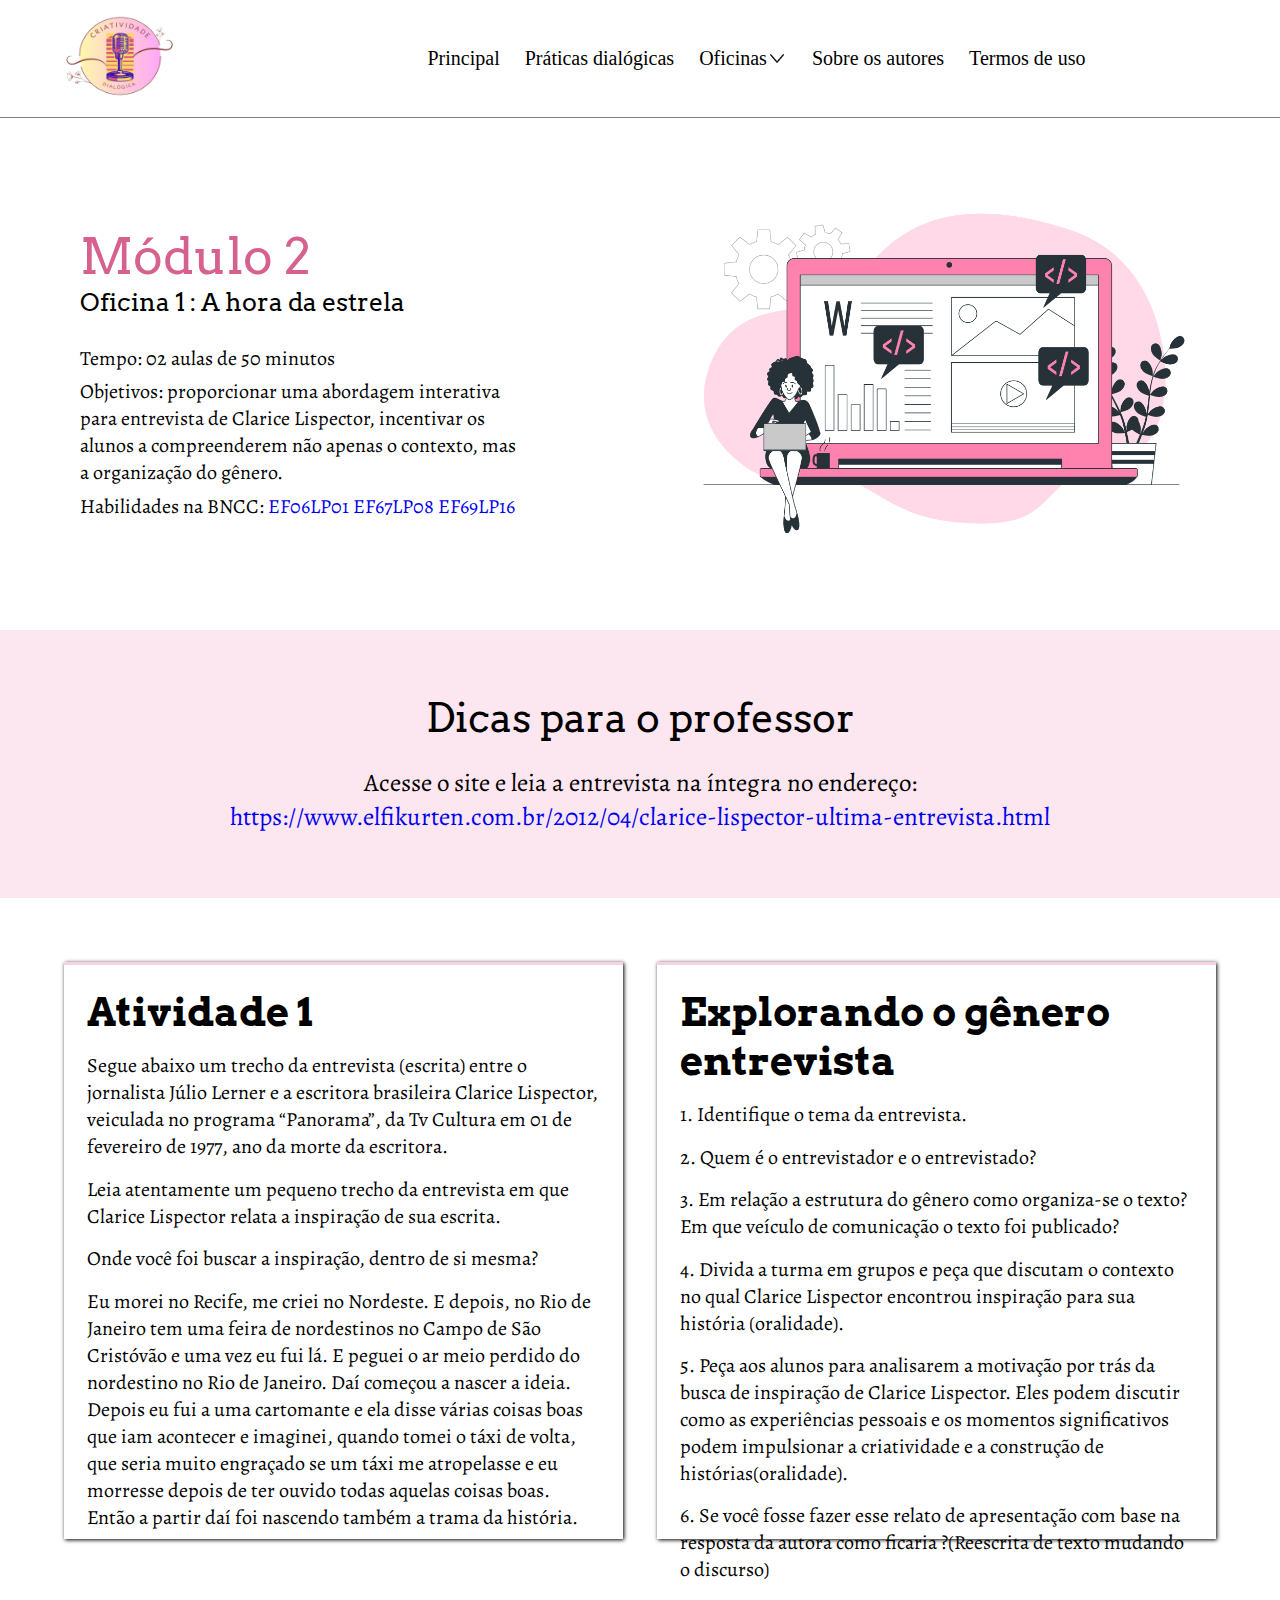
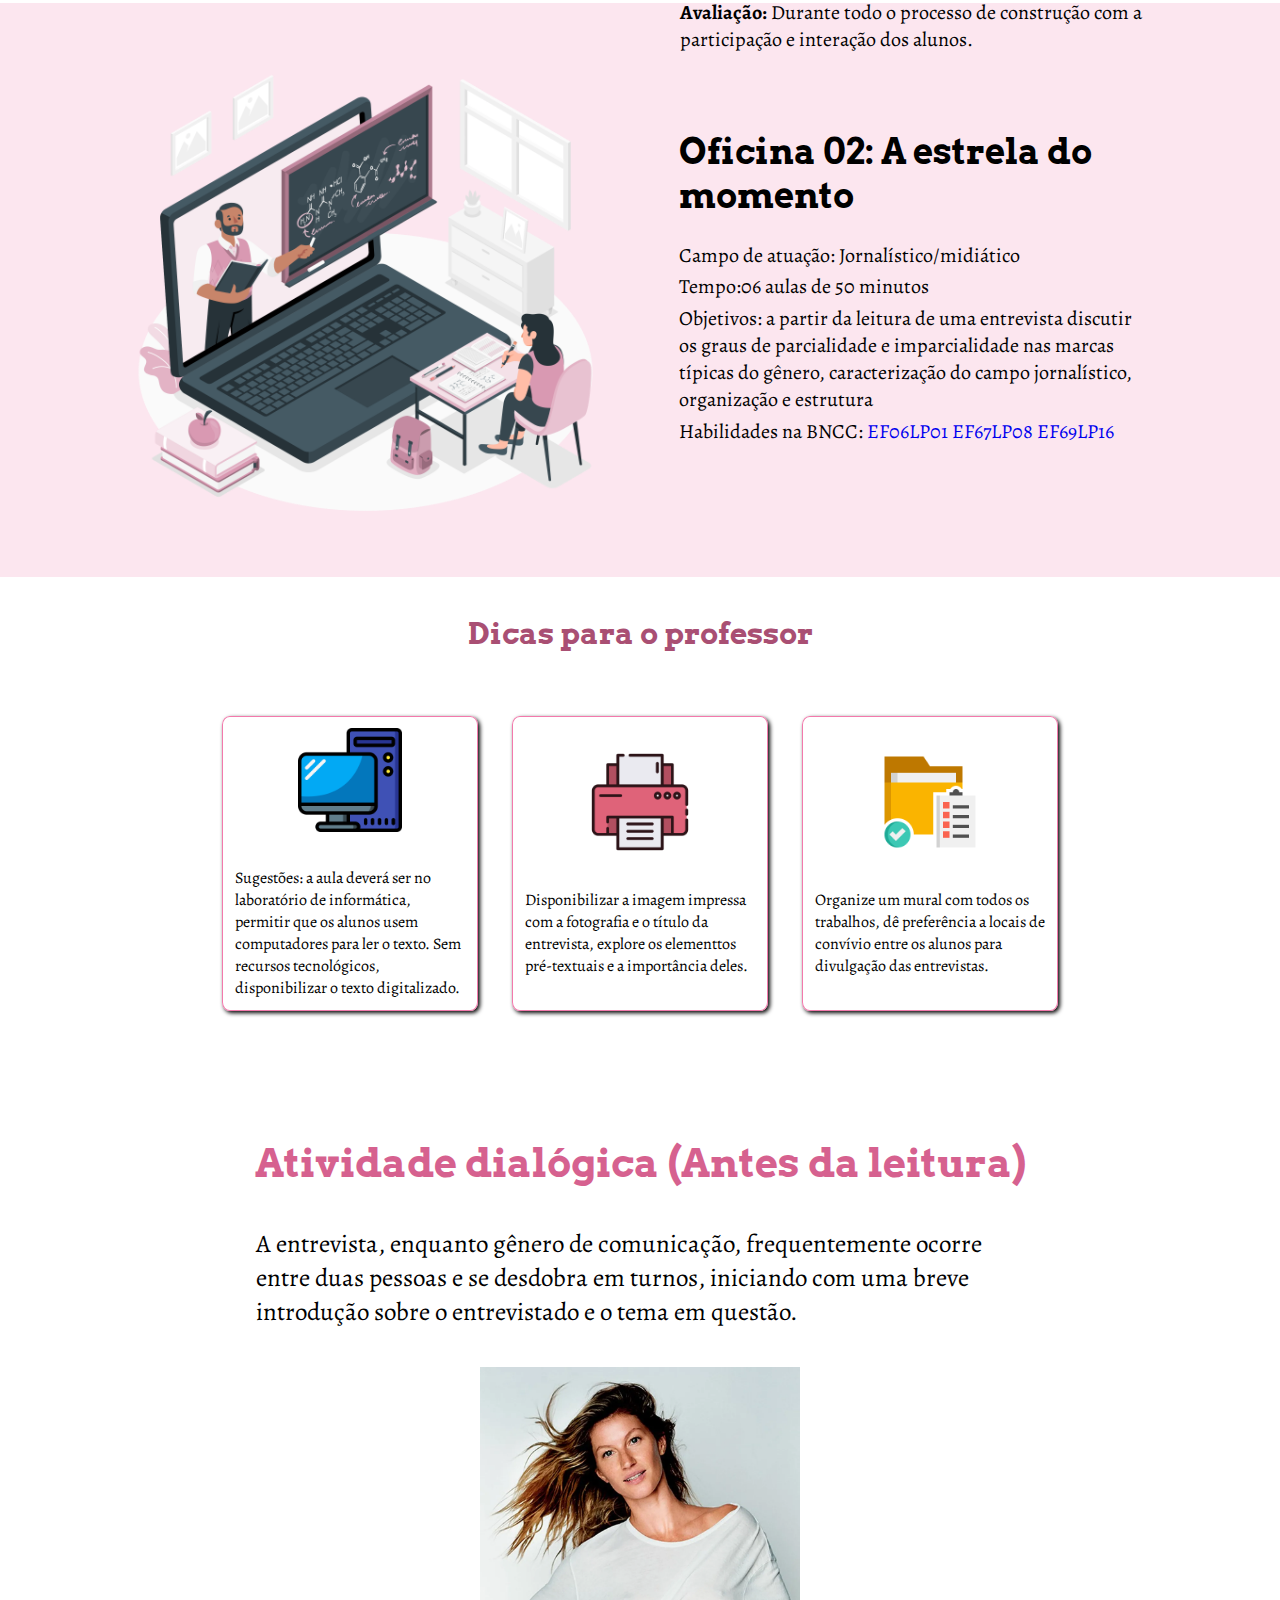
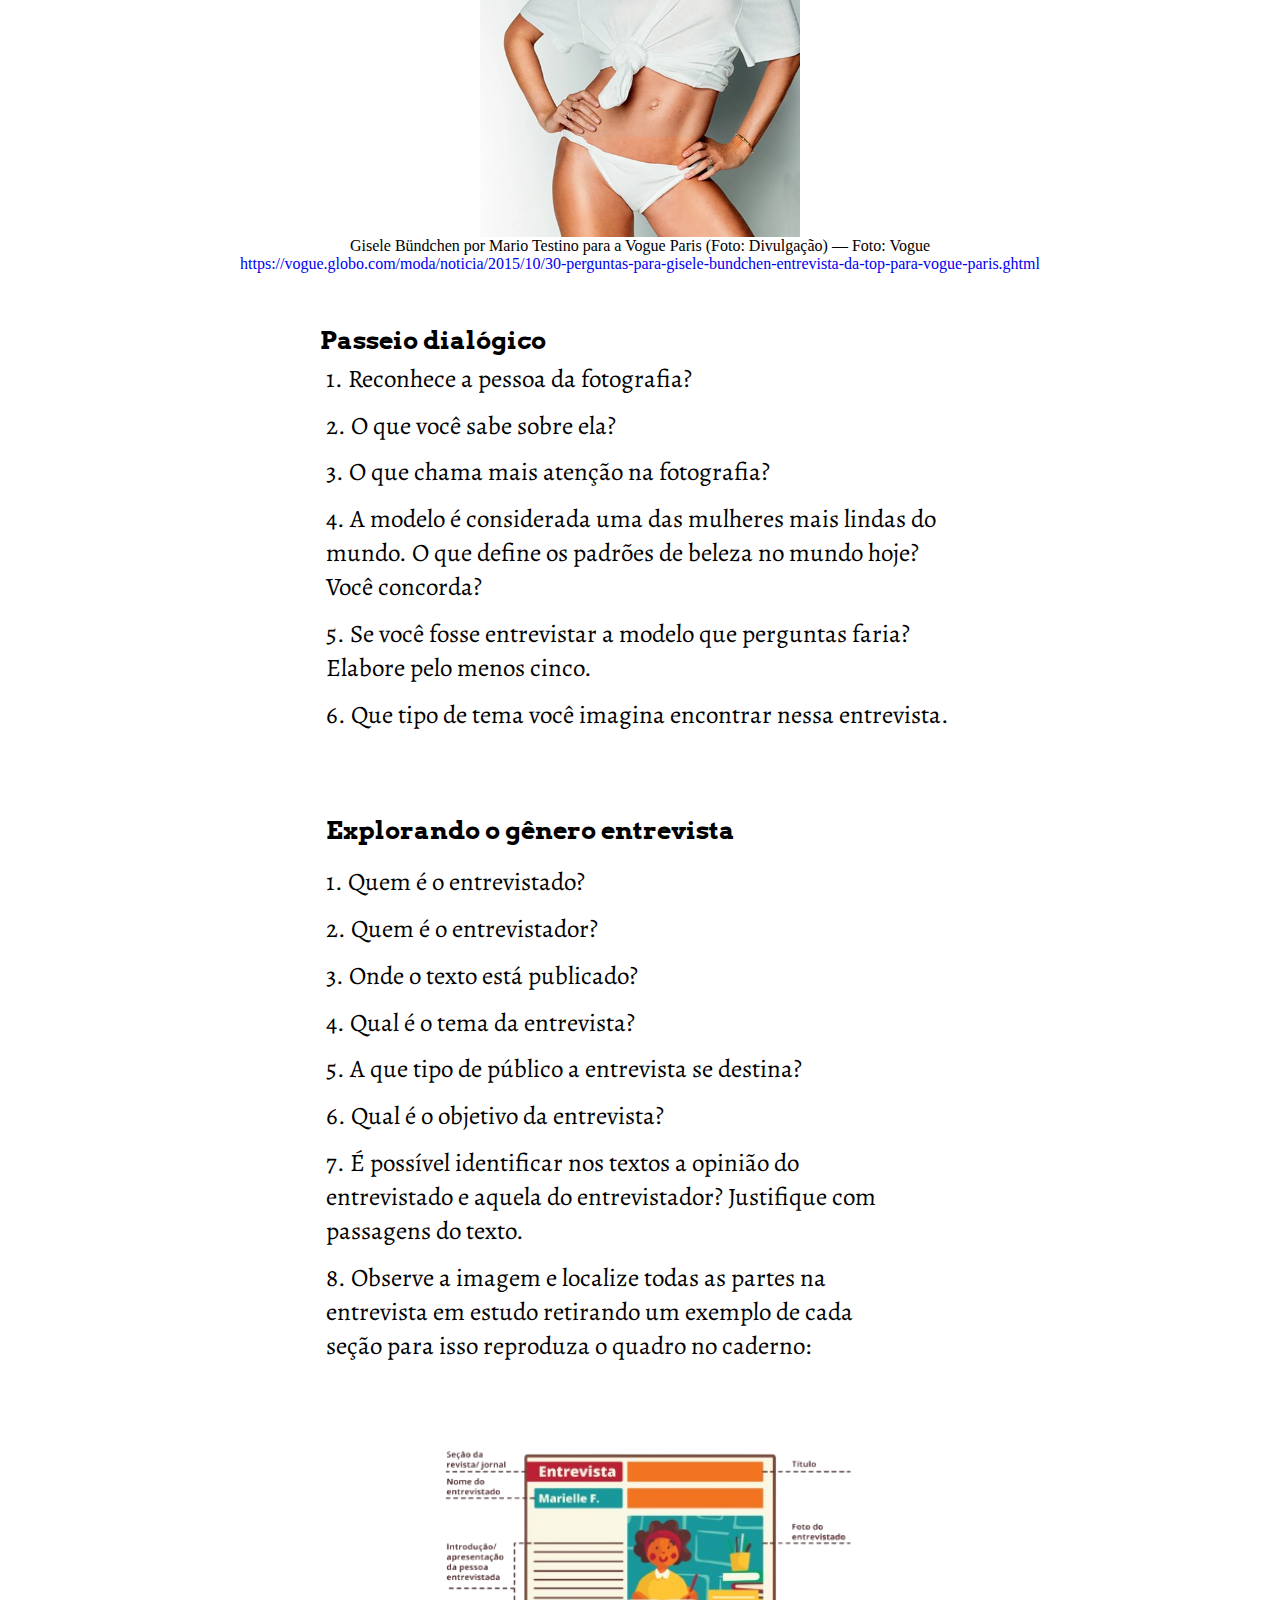
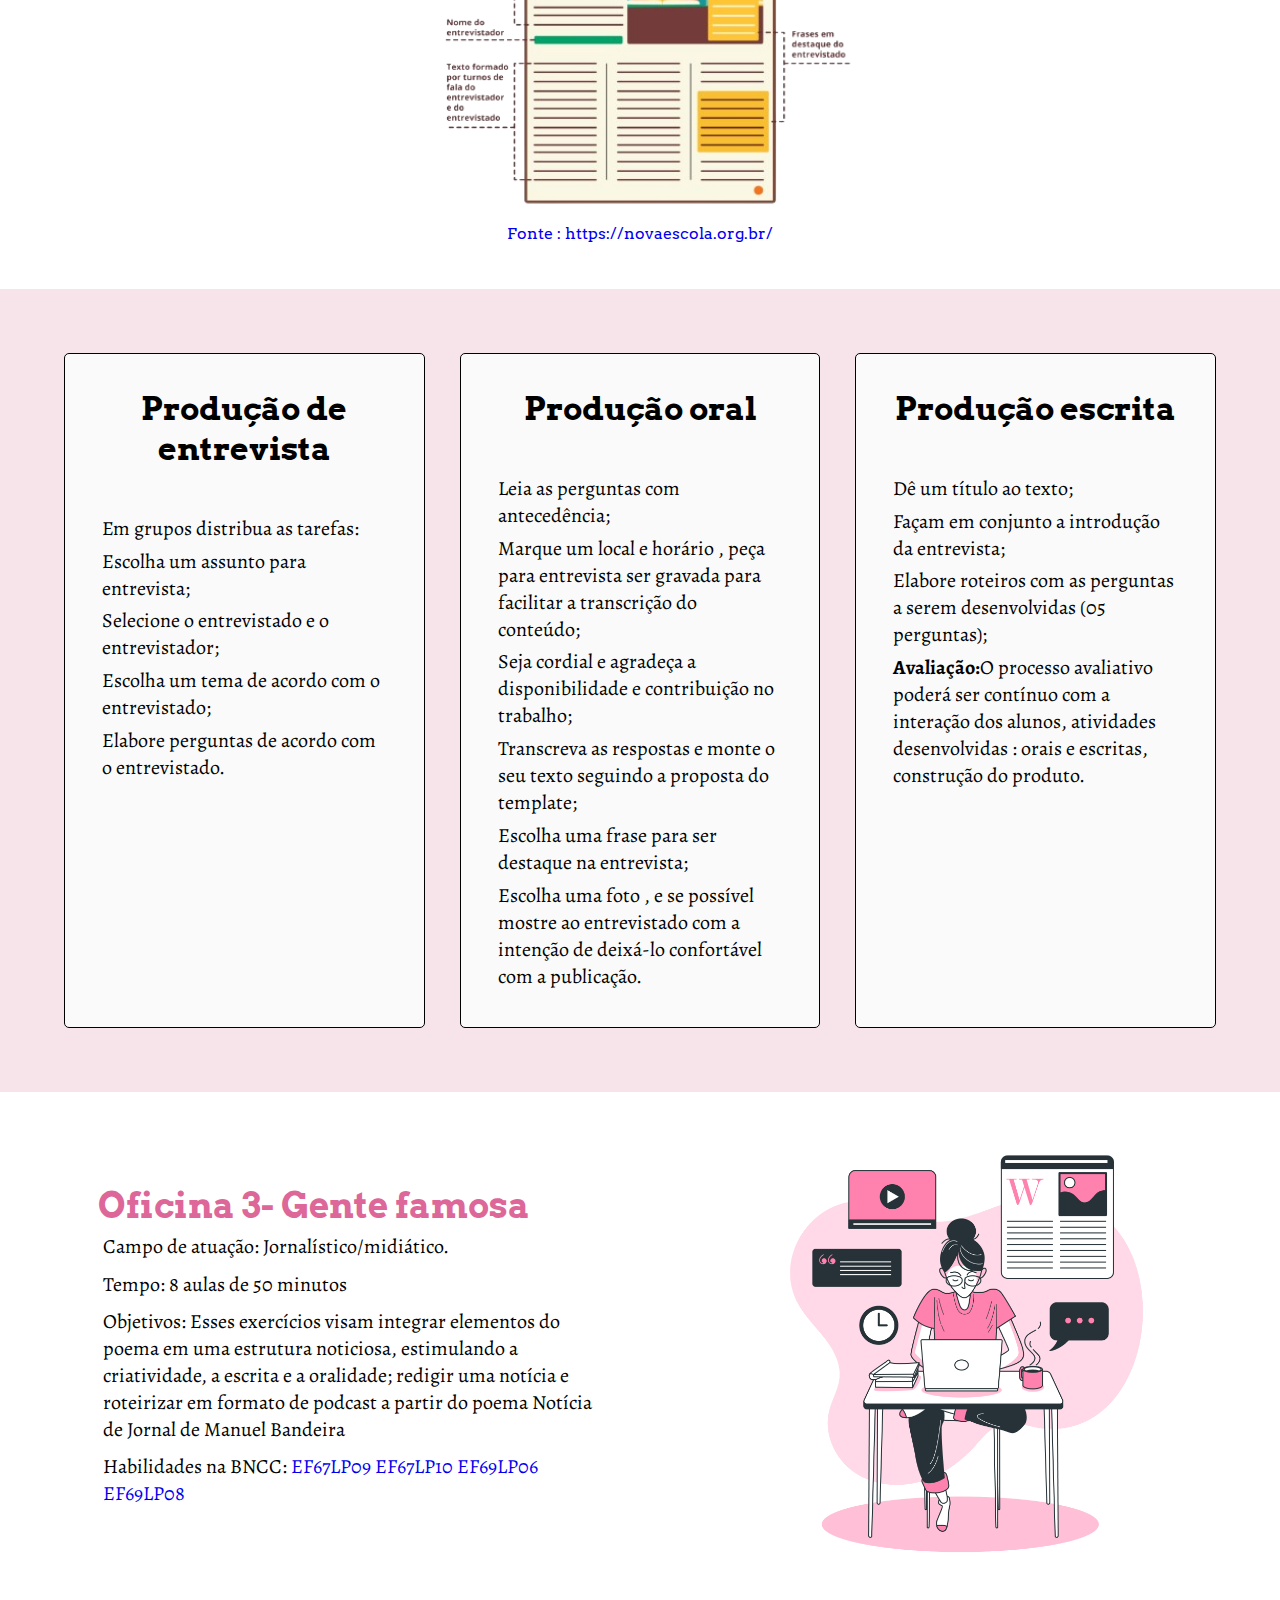
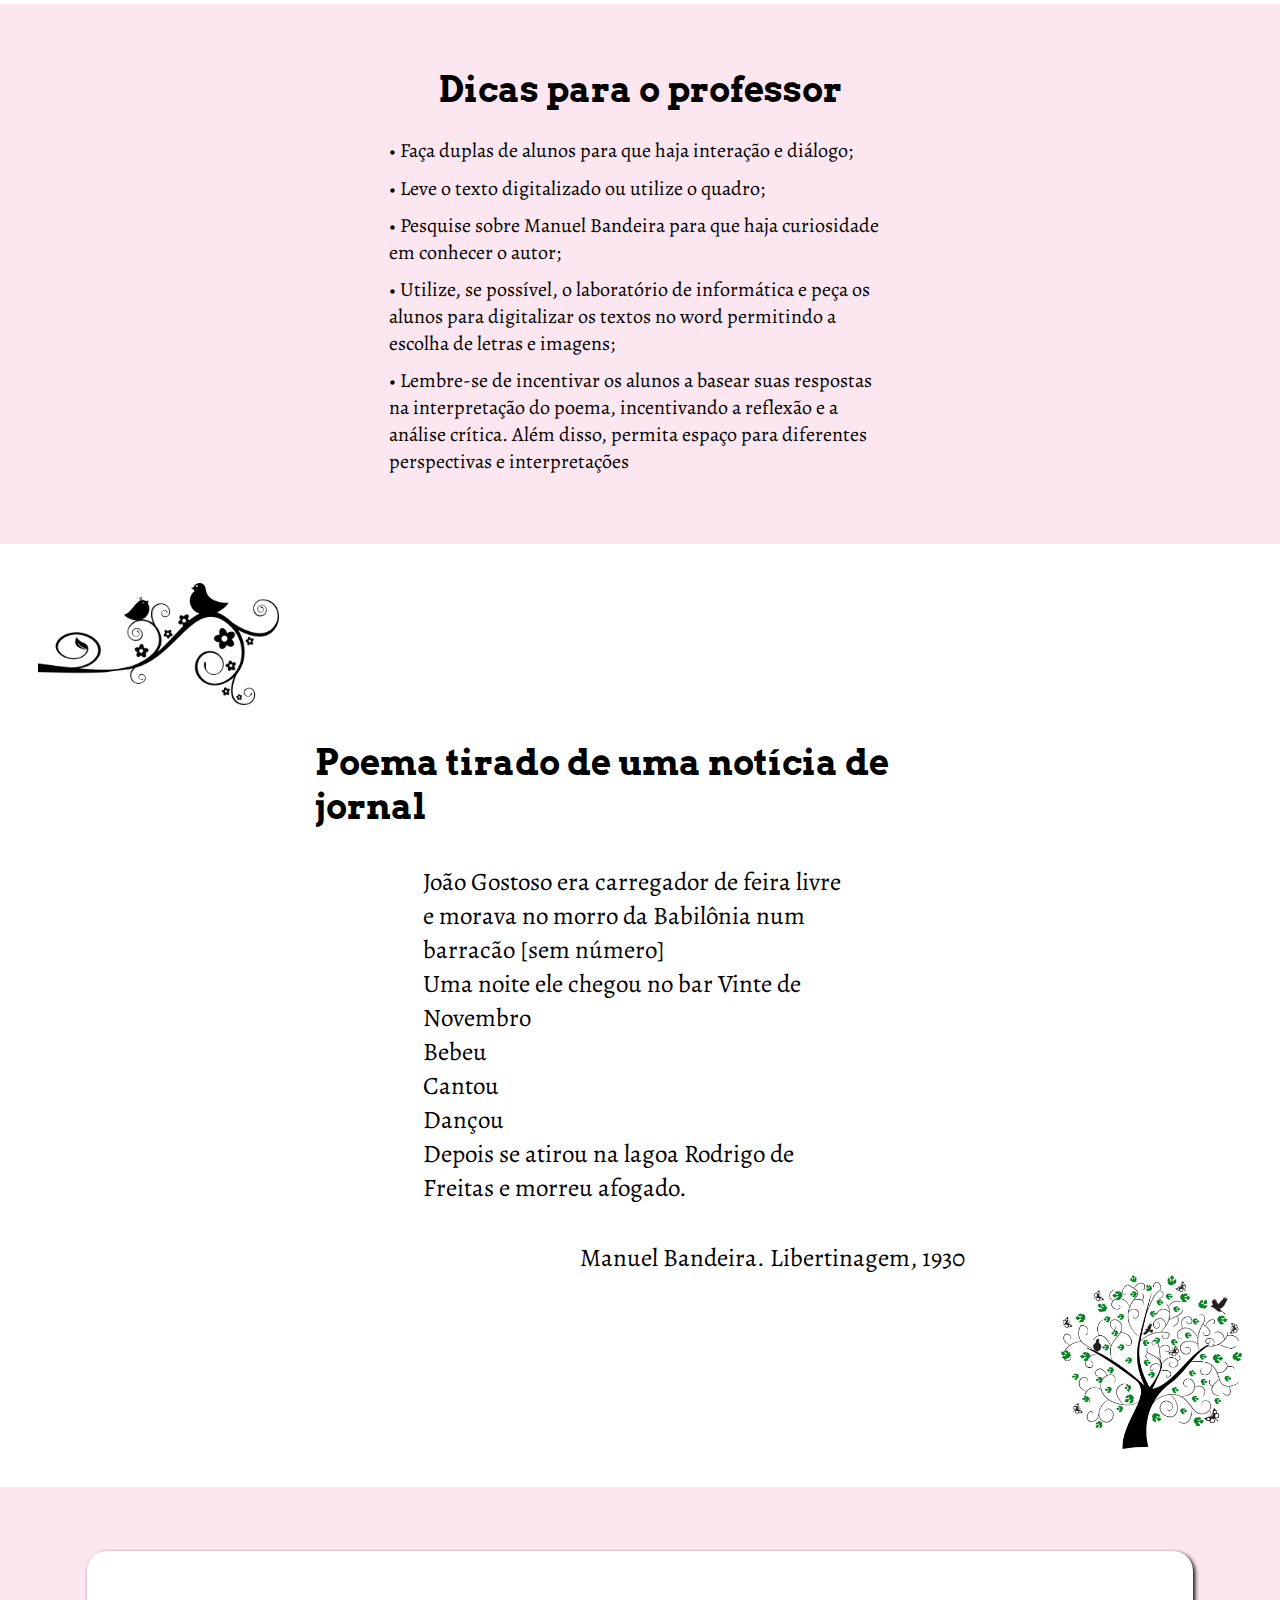
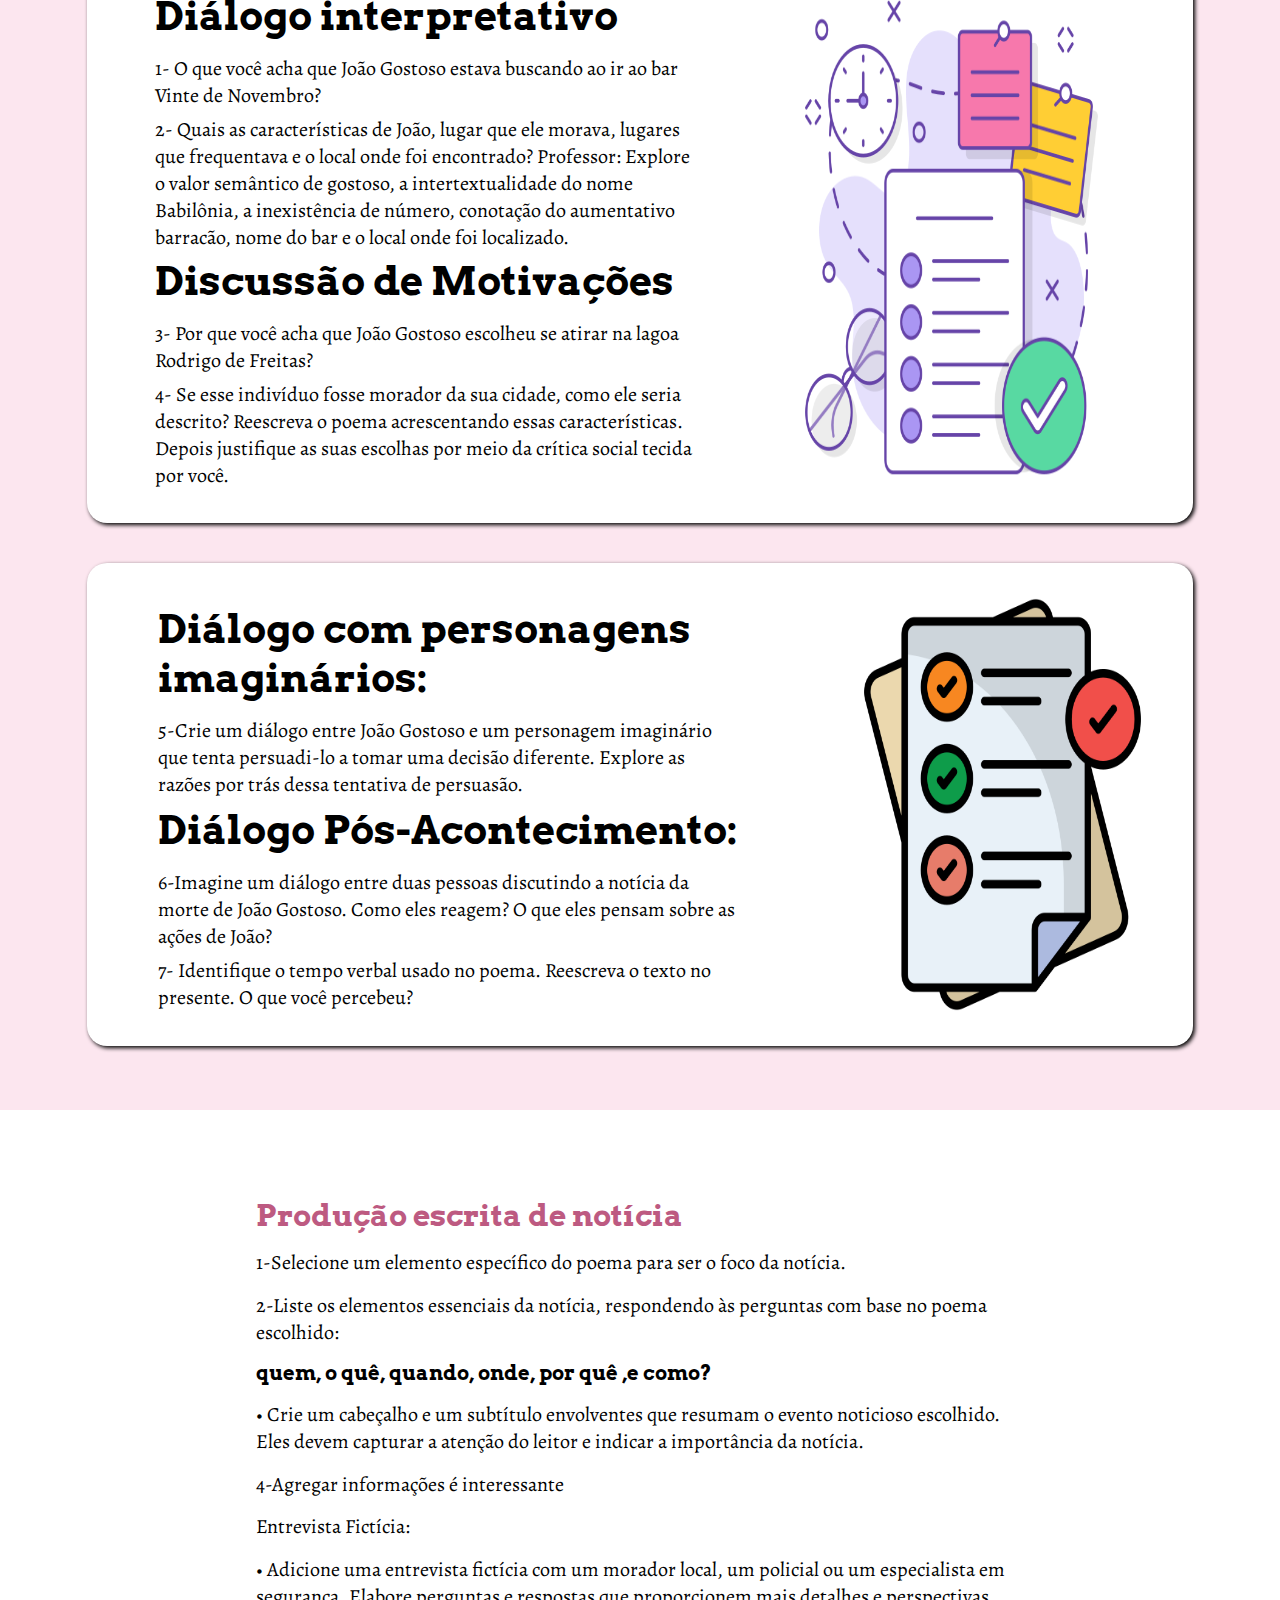
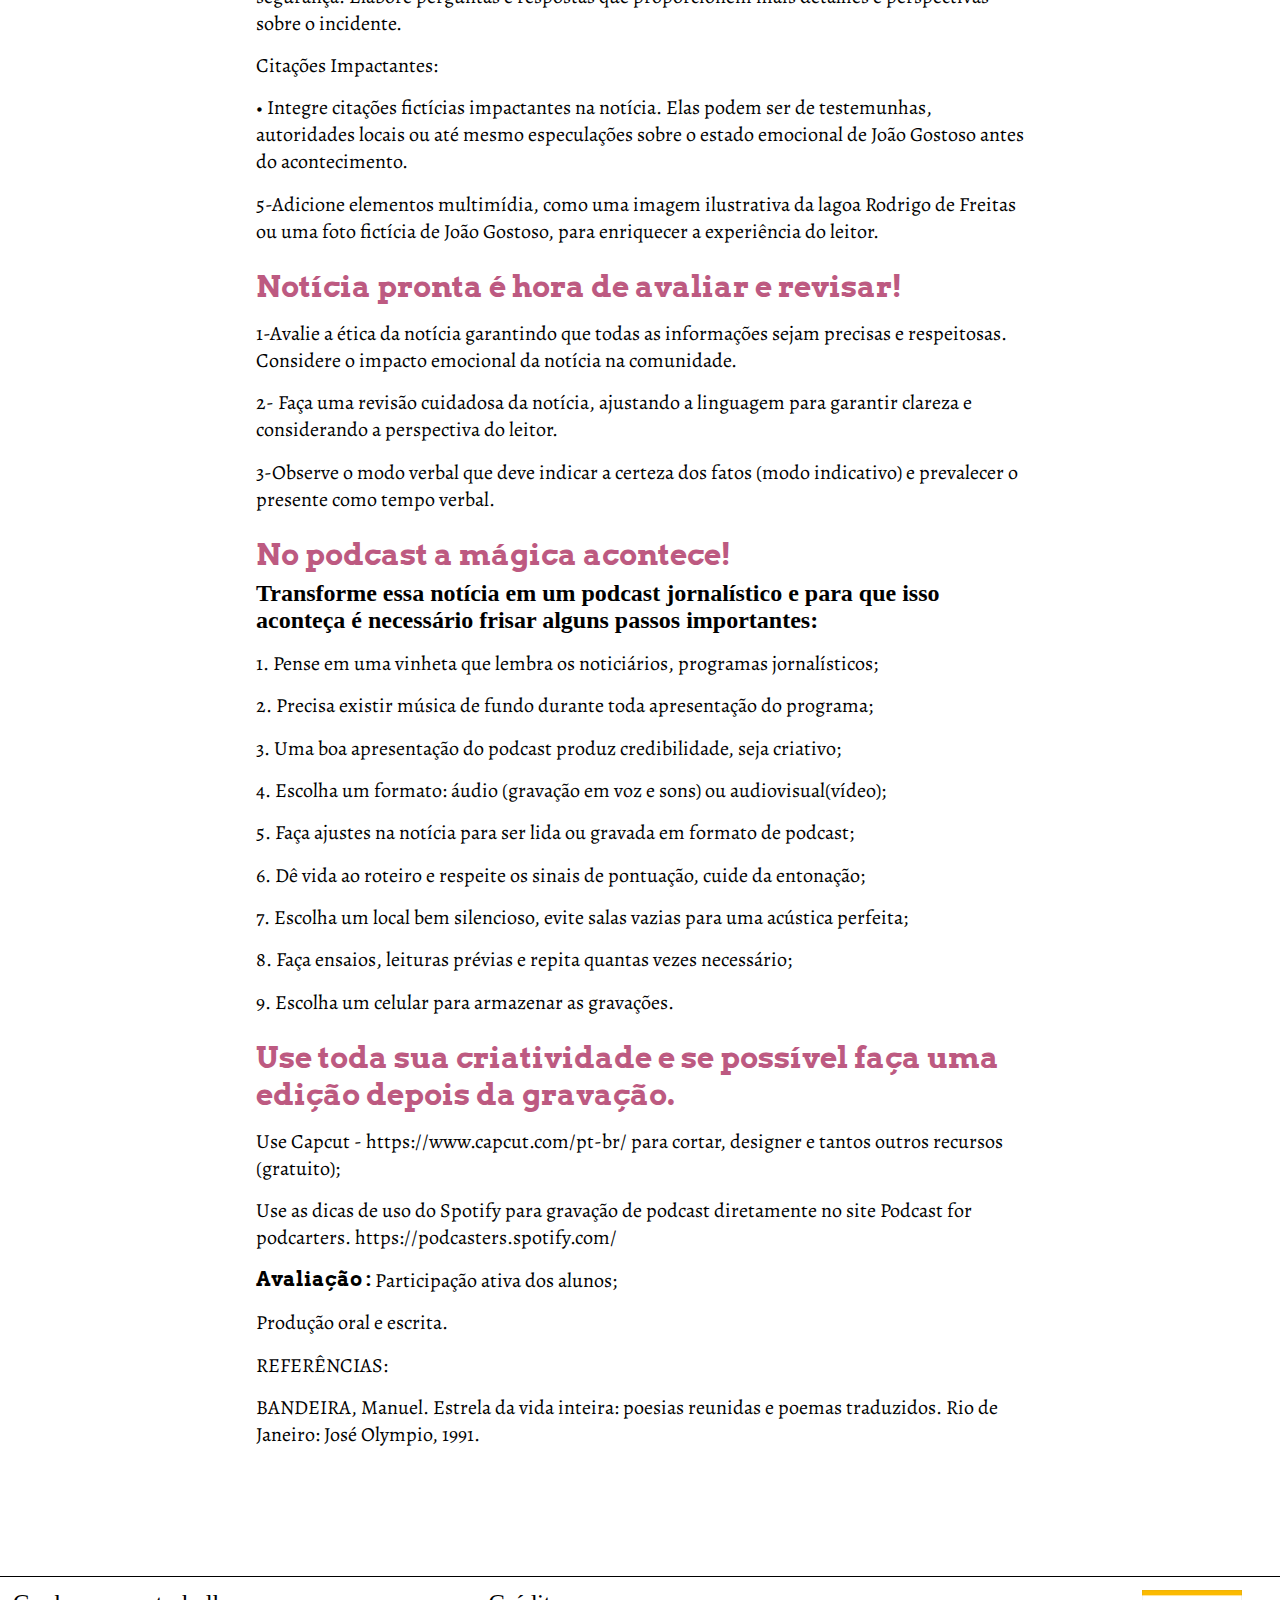
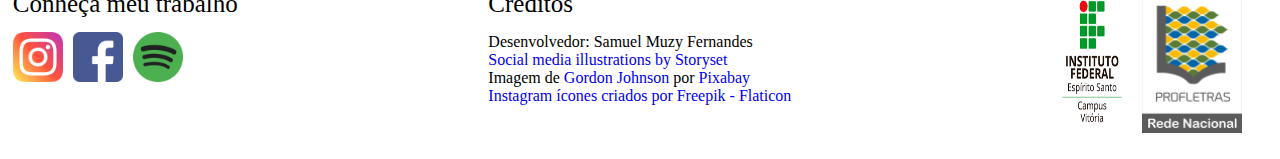
<file: modulo2.html>
<!DOCTYPE html>
<html lang="en">
<head>
    <meta charset="UTF-8">
    <meta name="viewport" content="width=device-width, initial-scale=1.0">
    <title>Módulo 2</title>
    <link rel="stylesheet" href="modulo2.css">
    <link rel="shortcut icon" href="LOGO CLAUDIA.png" type="image/x-icon">
    <link rel="preconnect" href="https://fonts.googleapis.com">
    <link rel="preconnect" href="https://fonts.gstatic.com" crossorigin>
    <link href="https://fonts.googleapis.com/css2?family=Arvo&display=swap" rel="stylesheet">
    <link rel="preconnect" href="https://fonts.googleapis.com">
    <link rel="preconnect" href="https://fonts.gstatic.com" crossorigin>
    <link href="https://fonts.googleapis.com/css2?family=Alegreya&display=swap" rel="stylesheet">
</head>
<body>
    <header class="cabeca">
        <div>
            <a href="index.html"><img class="imgcabe" src="LOGO CLAUDIA.png" alt="img-cabe"></a>
        </div>
        <div class="iten_cabe">
            <a class="itens" href="index.html"><p class="itens">Principal </p></a>
            <a class="itens" href="estudoLingua.html"><p class="itens">Práticas dialógicas</p></a>
            <div>
                <div id="setabaixo" class="setaReta">
                    <p id="itenDrop" class="itens">Oficinas</p></a>
                    <img id="imagemSeta" style="width: 20px;" src="seta-para-baixo (1).png" alt="">
                </div>
                <ul id="dropdown" class="drop">
                    <a style="text-decoration:none ; color: black" href="modulo1.html"><li class="hoverItens">Módulo 1</li></a>
                    <a style="text-decoration:none ; color: black" href="modulo2.html"><li class="hoverItens">Módulo 2</li></a>
                    <a style="text-decoration:none ; color: black" href="modulo3.html"><li class="hoverItens">Módulo 3</li></a>
                </ul>
            </div>
            <a class="itens" href="quemSomos.html"><p class="itens">Sobre os autores</p></a>
            <a class="itens" href="termosDeUso.html"><p class="itens">Termos de uso</p></a>
        </div>
        <div class="btn-abrir-botao" onclick="abrir()" id="abrir-menu">
            <img class="invi" src="list.svg" alt="">
        </div>
        <div  class="abrir-menu" id="menu-mobile">
            <div onclick="fechar()" class="btn-fechar">
                <img src="x-lg.svg" alt="">
            </div>
            <div>
                <a class="itens" href="index.html"><p class="itens">Principal</p></a>
                <a class="itens" href="estudoLingua.html"><p class="itens">Práticas dialógicas</p></a>
                <a class="itens" href="modulo1.html"><p class="itens">Módulo 1</p></a>
                <a class="itens" href="modulo2.html"><p class="itens">Módulo 2</p></a>
                <a class="itens" href="modulo3.html"><p class="itens">Módulo 3</p></a>
                <a class="itens" href="quemSomos.html"><p class="itens">Sobre os autores</p></a>
                <a class="itens" href="termosDeUso.html"><p class="itens">Termos de uso</p></a>
            </div>
        </div>
        <div id="overlay" class="overlay-menu">
        </div>
    </header>
    <main class="texte">
        <section class="oficina1">
            <div class="divOficina1">
                <p class="titulo1">Módulo 2</h1>
                <p class="tituloMenor">Oficina 1 : A hora da estrela</h2>
                <p class="textoP">Tempo: 02 aulas de 50 minutos</p>
                <p class="textoP">Objetivos:  proporcionar uma abordagem interativa para entrevista de Clarice Lispector, incentivar os alunos a compreenderem não apenas o contexto, mas a organização do gênero.</p>
                <p class="textoP">Habilidades na BNCC: <a class="links" href="https://novaescola.org.br/planos-de-aula/habilidades/ef06lp01#:~:text=A%20habilidade%20EF06LP01%20consiste%20em,poder%20desenvolver%20uma%20atitude%20cr%C3%ADtica"> EF06LP01</a><a class="links" href="https://novaescola.org.br/planos-de-aula/habilidades/ef67lp08"> EF67LP08</a><a class="links" href="https://novaescola.org.br/planos-de-aula/habilidades/ef67lp16"> EF69LP16</a></p>
            </div>
            <img class="imagemIlustra" src="Low code development-bro.png" alt="imgoficina1">
        </section>
        <section class="dicas">
            <p class="tituloDicas">Dicas para o professor</p>
            <p class="dicasT">Acesse o site e leia a entrevista na íntegra no endereço:<br><a class="link" href="https://www.elfikurten.com.br/2012/04/clarice-lispector-ultima-entrevista.html">https://www.elfikurten.com.br/2012/04/clarice-lispector-ultima-entrevista.html</a> </p>
        </section>
        <section class="atividade1">
            <div class="atividadeDiv">
                <h1 class="ativiTi">Atividade 1</h1>
                <p class="ativi">Segue abaixo um trecho da entrevista (escrita) entre o jornalista Júlio Lerner e a escritora brasileira Clarice Lispector, veiculada no programa “Panorama”, da Tv Cultura em 01 de fevereiro de 1977, ano da morte da escritora. </p>
                <p class="ativi">Leia atentamente um pequeno trecho da entrevista em que Clarice Lispector relata a inspiração de sua escrita.</p>
                <p class="ativi">Onde você foi buscar a inspiração, dentro de si mesma?</p>
                <p class="ativi">Eu morei no Recife, me criei no Nordeste. E depois, no Rio de Janeiro tem uma feira de nordestinos no Campo de São Cristóvão e uma vez eu fui lá. E peguei o ar meio perdido do nordestino no Rio de Janeiro. Daí começou a nascer a ideia. Depois eu fui a uma cartomante e ela disse várias coisas boas que iam acontecer e imaginei, quando tomei o táxi de volta, que seria muito engraçado se um táxi me atropelasse e eu morresse depois de ter ouvido todas aquelas coisas boas. Então a partir daí foi nascendo também a trama da história.</p>
                
            </div>
            <div class="atividadeDiv">
                <h1 class="ativiTi">Explorando o gênero entrevista</h1>
                <p class="ativi">1.	Identifique o tema da entrevista.</p>
                <p class="ativi">2.	Quem é o entrevistador e o entrevistado?</p>
                <p class="ativi">3.	Em relação a estrutura do gênero como organiza-se o texto? Em que veículo de comunicação o texto foi publicado?</p>
                <p class="ativi">4.	Divida a turma em grupos e peça que discutam o contexto no qual Clarice Lispector encontrou inspiração para sua história (oralidade).</p>
                <p class="ativi">5.	Peça aos alunos para analisarem a motivação por trás da busca de inspiração de Clarice Lispector. Eles podem discutir como as experiências pessoais e os momentos significativos podem impulsionar a criatividade e a construção de histórias(oralidade).</p>
                <p class="ativi">6. Se você fosse fazer esse relato de apresentação  com base na resposta da autora como ficaria ?(Reescrita de texto mudando o discurso)</p>
                <p class="ativi"><b>Avaliação:</b> Durante todo o processo de construção com a participação e interação dos alunos.</p>
            </div>
        </section>
        <section class="oficina2">
            <div class="divoficina2">
                <h2 class="titu-oficina2">Oficina 02: A estrela do momento</h2>
                <p class="texto-oficina2">Campo de atuação: Jornalístico/midiático</p>
                <p class="texto-oficina2">Tempo:06 aulas de 50 minutos </p>
                <p class="texto-oficina2">Objetivos: a partir da leitura de uma entrevista discutir os graus de parcialidade e imparcialidade nas marcas típicas do gênero, caracterização do campo jornalístico, organização e estrutura</p>
                <p class="texto-oficina2">Habilidades na BNCC:<a class="links" href="https://novaescola.org.br/planos-de-aula/habilidades/ef06lp01#:~:text=A%20habilidade%20EF06LP01%20consiste%20em,poder%20desenvolver%20uma%20atitude%20cr%C3%ADtica"> EF06LP01</a><a class="links" href="https://novaescola.org.br/planos-de-aula/habilidades/ef67lp08"> EF67LP08</a><a class="links" href="https://novaescola.org.br/planos-de-aula/habilidades/ef67lp16"> EF69LP16</a></p>
            </div>
            <img class="imagemIlustra" src="Online learning-amico.png" alt="imgOficina2">
        </section>
        <section class="perguntas-G">
            <h1 class="tituloGisele">Dicas para o professor</h1>
            <div class="cardsGisele">
                <div class="cartoens">
                    <img class="icones" src="pc.png" alt="computadores">
                    <p class="textoGisele">Sugestões: a aula deverá ser no laboratório de informática, permitir que os alunos usem computadores para ler o texto. Sem recursos tecnológicos, disponibilizar o texto digitalizado.</p>
                </div>
                <div class="cartoens">
                    <img class="icones" src="impressora.png" alt="impressora">
                    <p class="textoGisele">Disponibilizar a imagem impressa com a fotografia e o título da entrevista, explore os elementtos pré-textuais e a importância deles.</p>
                </div>
                <div class="cartoens">
                    <img class="icones" src="organizando.png" alt="organizar">
                    <p class="textoGisele">Organize um mural com todos os trabalhos, dê preferência a locais de convívio entre os alunos para divulgação das entrevistas.</p>
                </div>
            </div>
        </section>
        <section class="atividadeDialo">
            <h1 class="atividadeD">Atividade dialógica (Antes da leitura)</h1>
            <p class="textoAtividadeD">A entrevista, enquanto gênero de comunicação, frequentemente ocorre entre duas pessoas e se desdobra em turnos, iniciando com uma breve introdução sobre o entrevistado e o tema em questão. </p>
            <img src="2015-10-17-interview-gisele-b-ndchen-cover-girl-95-ans-vogue-paris-30-questions-7695.jpeg-north-499x-white-1.webp" alt="gisele" class="giseleImg">
            <p class="atividadeMenor">Gisele Bündchen por Mario Testino para a Vogue Paris (Foto: Divulgação) — Foto: Vogue</p>
            <a style="text-decoration: none;" href="https://vogue.globo.com/moda/noticia/2015/10/30-perguntas-para-gisele-bundchen-entrevista-da-top-para-vogue-paris.ghtml"><p class="linkGisele">https://vogue.globo.com/moda/noticia/2015/10/30-perguntas-para-gisele-bundchen-entrevista-da-top-para-vogue-paris.ghtml</p></a>
            <div class="divPer">
                <h1 class="atividadeEx">Passeio dialógico</h1>
                <p class="perguntasAtividade">1. Reconhece a pessoa da fotografia?</p>
                <p class="perguntasAtividade">2. O que você sabe sobre ela?</p>
                <p class="perguntasAtividade">3. O que chama mais atenção na fotografia? </p>
                <p class="perguntasAtividade">4. A modelo   é considerada uma das mulheres mais lindas do mundo. O que define os padrões de beleza no mundo hoje? Você concorda?</p>
                <p class="perguntasAtividade">5. Se você fosse entrevistar a modelo que perguntas faria? Elabore pelo menos cinco.</p>
                <p class="perguntasAtividade">6. Que tipo de tema você imagina encontrar nessa entrevista.</p>
            </div>
        </section>
        <section class="atividadeDialo">
            <h1 class="atividadeEx">Explorando o gênero entrevista</h1>
                <div class="divExplorando">
                    <p class="textoEx">1. Quem é o entrevistado?</p>
                    <p class="textoEx">2. Quem é o entrevistador?</p>
                    <p class="textoEx">3. Onde o texto está publicado?</p>
                    <p class="textoEx">4. Qual é o tema da entrevista?</p>
                    <p class="textoEx">5. A que tipo de público a entrevista se destina?</p>
                    <p class="textoEx">6. Qual é o objetivo da entrevista?</p>
                    <p class="textoEx">7. É possível identificar nos textos a opinião do entrevistado e aquela do entrevistador? Justifique com passagens do texto.</p>
                    <p class="textoEx">8. Observe a imagem e localize todas as partes na entrevista em estudo retirando um exemplo de cada seção para isso reproduza o quadro no caderno:</p>
                </div>
                <img class="imgEx" src="imagemIntrevista-removebg-preview.png" alt="exemplo-entrevista">
                <a class="fontFi" href="https://novaescola.org.br/"><p class="fontFi">Fonte : https://novaescola.org.br/</p></a>
        </section>
        <section class="cardsFinais">
            <div class="cardF">
                <h1 class="titulocardF">Produção de entrevista</h1>
                <p class="textoCardF">Em grupos distribua as tarefas:</p>
                <p class="textoCardF">Escolha um assunto para entrevista;</p>
                <p class="textoCardF">Selecione o entrevistado e o entrevistador;</p>
                <p class="textoCardF">Escolha um tema de acordo com o entrevistado;</p>
                <p class="textoCardF">Elabore perguntas de acordo com o entrevistado.</p>
            </div>
            <div class="cardF">
                <h1 class="titulocardF">Produção oral</h1>
                <p class="textoCardF">Leia as perguntas com antecedência;</p>
                <p class="textoCardF">Marque um local e horário , peça para entrevista ser gravada para facilitar a transcrição do conteúdo;</p>
                <p class="textoCardF">Seja cordial e agradeça a disponibilidade e contribuição no trabalho;</p>
                <p class="textoCardF">Transcreva as respostas e monte o seu texto seguindo a proposta do template;</p>
                <p class="textoCardF">Escolha uma frase para ser destaque na entrevista;</p>
                <p class="textoCardF">Escolha uma foto , e se possível mostre ao entrevistado com a intenção de deixá-lo confortável com a publicação.</p>
            </div>
            <div class="cardF">
                <h1 class="titulocardF">Produção escrita</h1>
                <p class="textoCardF">Dê um título ao texto;</p>
                <p class="textoCardF">Façam em conjunto a introdução da entrevista;</p>
                <p class="textoCardF">Elabore roteiros com as perguntas a serem desenvolvidas (05 perguntas);</p>
                <p class="textoCardF"><b>Avaliação:</b>O processo avaliativo poderá ser contínuo com a interação dos alunos, atividades desenvolvidas : orais e escritas,  construção do produto.</p>
            </div>
        </section>
        <section class="oficina3">
            <div class="oficina3-div">
                <h1 class="titulo-oficina3">Oficina 3- Gente famosa</h1>
                <p class="textoOficina3">Campo de atuação: Jornalístico/midiático.</p>
                <p class="textoOficina3">Tempo: 8 aulas de 50 minutos</p>
                <p class="textoOficina3">Objetivos: Esses exercícios visam integrar elementos do poema em uma estrutura noticiosa, estimulando a criatividade, a escrita e a oralidade; redigir uma notícia e roteirizar em formato de podcast a partir do poema Notícia de Jornal de Manuel Bandeira</p>
                <p class="textoOficina3">Habilidades na BNCC:<a class="links" href="https://novaescola.org.br/planos-de-aula/habilidades/ef67lp09"> EF67LP09</a><a class="links" href="https://novaescola.org.br/planos-de-aula/habilidades/ef67lp10"> EF67LP10</a><a class="links" href="https://novaescola.org.br/planos-de-aula/habilidades/ef69lp06"> EF69LP06</a> <a class="links" href="https://novaescola.org.br/planos-de-aula/habilidades/ef69lp08"> EF69LP08</a></p>
            </div>
            <img class="imagemIlustra" src="Blog post-bro.png" alt="ilu">
        </section>
        <section class="dicas-Profe">
            <h1 class="tituloPro">Dicas para o professor</h1>
            <div class="dicasPro">
                <p class="dicasTexto">•	Faça duplas de alunos para que haja interação e diálogo;</p>
                <p class="dicasTexto">•	Leve o texto digitalizado ou utilize o quadro;</p>
                <p class="dicasTexto">•	Pesquise sobre Manuel Bandeira para que haja curiosidade em conhecer o autor;</p>
                <p class="dicasTexto">•	Utilize, se possível, o laboratório de informática e peça os alunos para digitalizar os textos no word permitindo a escolha de letras e imagens;</p>
                <p class="dicasTexto">•	Lembre-se de incentivar os alunos a basear suas respostas na interpretação do poema, incentivando a reflexão e a análise crítica. Além disso, permita espaço para diferentes perspectivas e interpretações</p>
            </div>
        </section>
        <section class="poema">
            <img class="bird" src="birds-1237265_1280.png" alt="passaro">
            <div class="divPoema">
                <h1 class="tituloPoema">Poema tirado de uma notícia de jornal</h1>
                <p class="texto-poema">João Gostoso era carregador de feira livre e morava no morro da Babilônia num barracão [sem número]</p>
                <p class="texto-poema">Uma noite ele chegou no bar Vinte de Novembro</p>
                <p class="texto-poema">Bebeu</p>
                <p class="texto-poema">Cantou</p>
                <p class="texto-poema">Dançou</p>
                <p class="texto-poema">Depois se atirou na lagoa Rodrigo de Freitas e morreu afogado.</p>
                <p class="texto-autor">Manuel Bandeira. Libertinagem, 1930</p>
            </div>
            <img class="bird2" src="tree-2789704_1280.png" alt="passaro">
        </section>
        <section class="perguntaJoao">
            <div class="perguntasJ-div">
                <div class="cardPerguntas">
                    <div>
                        <h1 class="tituloJoao">Diálogo interpretativo</h1>
                        <p class="textoJoao">1-	O que você acha que João Gostoso estava buscando ao ir ao bar Vinte de Novembro?</p>
                        <p class="textoJoao">2-	Quais as características de João, lugar que ele morava, lugares que frequentava e o local onde foi encontrado? 
                            Professor: Explore o valor semântico de gostoso, a intertextualidade do nome Babilônia, a inexistência de número, conotação do aumentativo barracão, nome do bar e o local onde foi localizado.
                        </p>
                        <h1 class="tituloJoao">Discussão de Motivações</h1>
                        <p class="textoJoao">3-	Por que você acha que João Gostoso escolheu se atirar na lagoa Rodrigo de Freitas?</p>
                        <p class="textoJoao">4-	Se esse indivíduo fosse morador da sua cidade, como ele seria descrito? Reescreva o poema acrescentando essas características. Depois justifique as suas escolhas por meio da crítica social tecida por você. </p>
                    </div>
                    <img class="imagemQ" src="ordem-de-servico.png" alt="">
                </div>
                <div class="cardPerguntas">
                    <div>
                        <h1 class="tituloJoao">Diálogo com personagens imaginários:</h1>
                        <p class="textoJoao">5-Crie um diálogo entre João Gostoso e um personagem imaginário que tenta persuadi-lo a tomar uma decisão diferente. Explore as razões por trás dessa tentativa de persuasão.</p>
                        <h1 class="tituloJoao">Diálogo Pós-Acontecimento:</h1>
                        <p class="textoJoao">6-Imagine um diálogo entre duas pessoas discutindo a notícia da morte de João Gostoso. Como eles reagem? O que eles pensam sobre as ações de João?</p>
                        <p class="textoJoao">7- Identifique o tempo verbal usado no poema. Reescreva o texto no presente. O que você percebeu?</p>
                    </div>
                    <img class="imagemQ1" src="lista-de-itens.png" alt="">  
                </div>
            </div>
        </section>
        <section class="finalQuest">
            <div class="finalques">
                <h1 class="tituloFinalQ">Produção escrita de notícia</h1>
                <p class="textoFinalQ">1-Selecione um elemento específico do poema para ser o foco da notícia.</p>
                <p class="textoFinalQ">2-Liste os elementos essenciais da notícia, respondendo às perguntas com base no poema escolhido:</p>
                <h2 class="textoFinalN">quem, o quê, quando, onde, por quê ,e como?</h2>
                <p class="textoFinalQ">• Crie um cabeçalho e um subtítulo envolventes que resumam o evento noticioso escolhido. Eles devem capturar a atenção do leitor e indicar a importância da notícia.</p>
                <p class="textoFinalQ">4-Agregar informações é interessante</p>
                <p class="textoFinalQ">Entrevista Fictícia:</p>
                <p class="textoFinalQ">• Adicione uma entrevista fictícia com um morador local, um policial ou um especialista em segurança. Elabore perguntas e respostas que proporcionem mais detalhes e perspectivas sobre o incidente.</p>
                <p class="textoFinalQ">Citações Impactantes:</p>
                <p class="textoFinalQ">• Integre citações fictícias impactantes na notícia. Elas podem ser de testemunhas, autoridades locais ou até mesmo especulações sobre o estado emocional de João Gostoso antes do acontecimento.</p>   
                <p class="textoFinalQ">5-Adicione elementos multimídia, como uma imagem ilustrativa da lagoa Rodrigo de Freitas ou uma foto fictícia de João Gostoso, para enriquecer a experiência do leitor.</p>
                <h1 class="tituloFinalQ">Notícia pronta é hora de avaliar e revisar!</h1>
                <p class="textoFinalQ">1-Avalie a ética da notícia garantindo que todas as informações sejam precisas e respeitosas. Considere o impacto emocional da notícia na comunidade.</p>
                <p class="textoFinalQ">2- Faça uma revisão cuidadosa da notícia, ajustando a linguagem para garantir clareza e considerando a perspectiva do leitor.</p>
                <p class="textoFinalQ">3-Observe o modo verbal que deve indicar a certeza dos fatos (modo indicativo) e prevalecer o presente como tempo verbal.</p>
                
                <h1 class="tituloF">No podcast a mágica acontece!</h1>
                <h2 class="subti">Transforme essa notícia em um podcast jornalístico e para que isso </h2>
                <h2 class="subti">aconteça é necessário frisar alguns passos importantes:</h2>
                <p class="textoFinal2">1. Pense em uma vinheta que lembra os noticiários, programas jornalísticos;</p>
                <p class="textoFinal2">2. Precisa existir música de fundo durante toda apresentação do programa;</p>
                <p class="textoFinal2">3. Uma boa apresentação do podcast produz credibilidade, seja criativo;</p>
                <p class="textoFinal2">4. Escolha um formato: áudio (gravação em voz e sons) ou audiovisual(vídeo);</p>
                <p class="textoFinal2">5. Faça ajustes na notícia para ser lida ou gravada em formato de podcast;</p>
                <p class="textoFinal2">6. Dê vida ao roteiro e respeite os sinais de pontuação, cuide da entonação;</p>
                <p class="textoFinal2">7. Escolha um local bem silencioso, evite salas vazias para uma acústica perfeita;</p>
                <p class="textoFinal2">8. Faça ensaios, leituras prévias e repita quantas vezes necessário;</p>
                <p class="textoFinal2">9. Escolha um celular para armazenar as gravações.</p>
                <h1 class="tituloFinalQ">Use toda sua criatividade e se possível faça uma edição depois da gravação.</h1>
                <p class="textoFinalQ">Use Capcut - https://www.capcut.com/pt-br/   para cortar, designer e tantos outros recursos (gratuito);</p>
                <p class="textoFinalQ"> Use as dicas de uso do Spotify para gravação de podcast diretamente no site Podcast for podcarters. https://podcasters.spotify.com/</p>
                <p class="textoFinalQ"><b class="textoFinalN">Avaliação :</b> Participação ativa dos alunos;</p>
                <p class="textoFinalQ">Produção oral e escrita.</p>
                <p class="textoFinalQ">REFERÊNCIAS:</p>
                <p class="textoFinalQ"> BANDEIRA, Manuel. Estrela da vida inteira: poesias reunidas e poemas traduzidos. Rio de Janeiro: José Olympio, 1991.</p>
            </div>
        </section>
    </main>
    <footer class="baixo">
        <div class="backfo">
            <div>
                <p class="letra">Conheça meu trabalho </p>
                <section class="imagens">
                    <a href="https://www.instagram.com/criatividadedialogica2/"><img class="img_footer" src="instagram.png" alt="inst"></a>
                    <a href="https://www.facebook.com/profile.php?id=61556772900520&mibextid=ZbWKwL"><img class="img_footer" src="facebook.png" alt="facebook"></a>
                    <a href="https://open.spotify.com/show/3XS2YpdyxJepp1uchK2nWR?si=AaGDQTd-TJqRi4_aApYYJw&nd=1&dlsi=cd945a7f5d904057"><img class="img_footer" src="spotify.png" alt="spotify"></a>
                </section>
            </div>
            <div class="credi">
                <p class="letra">Créditos</p>
                <p class="creditos">Desenvolvedor: Samuel Muzy Fernandes</p>
                <a class="creditos" href="https://storyset.com/social-media">Social media illustrations by Storyset</a>
                <p class="creditos">Imagem de <a class="creditos" href="https://pixabay.com/pt/users/gdj-1086657/?utm_source=link-attribution&utm_medium=referral&utm_campaign=image&utm_content=1237265">Gordon Johnson</a> por <a class="creditos" href="https://pixabay.com/pt//?utm_source=link-attribution&utm_medium=referral&utm_campaign=image&utm_content=1237265">Pixabay</a></p>
                <a class="creditos" href="https://www.flaticon.com/br/icones-gratis/instagram" title="instagram ícones">Instagram ícones criados por Freepik - Flaticon</a>
            </div>
            <div class="ifs">
                <img class="img2" src="ifs.png" alt="logo">
                <img class="img2" src="logo.png" alt="logo">
            </div>
            
        </div>
    </footer>
    <script src="modulo2.js"></script>
</body>
</html>
</file>
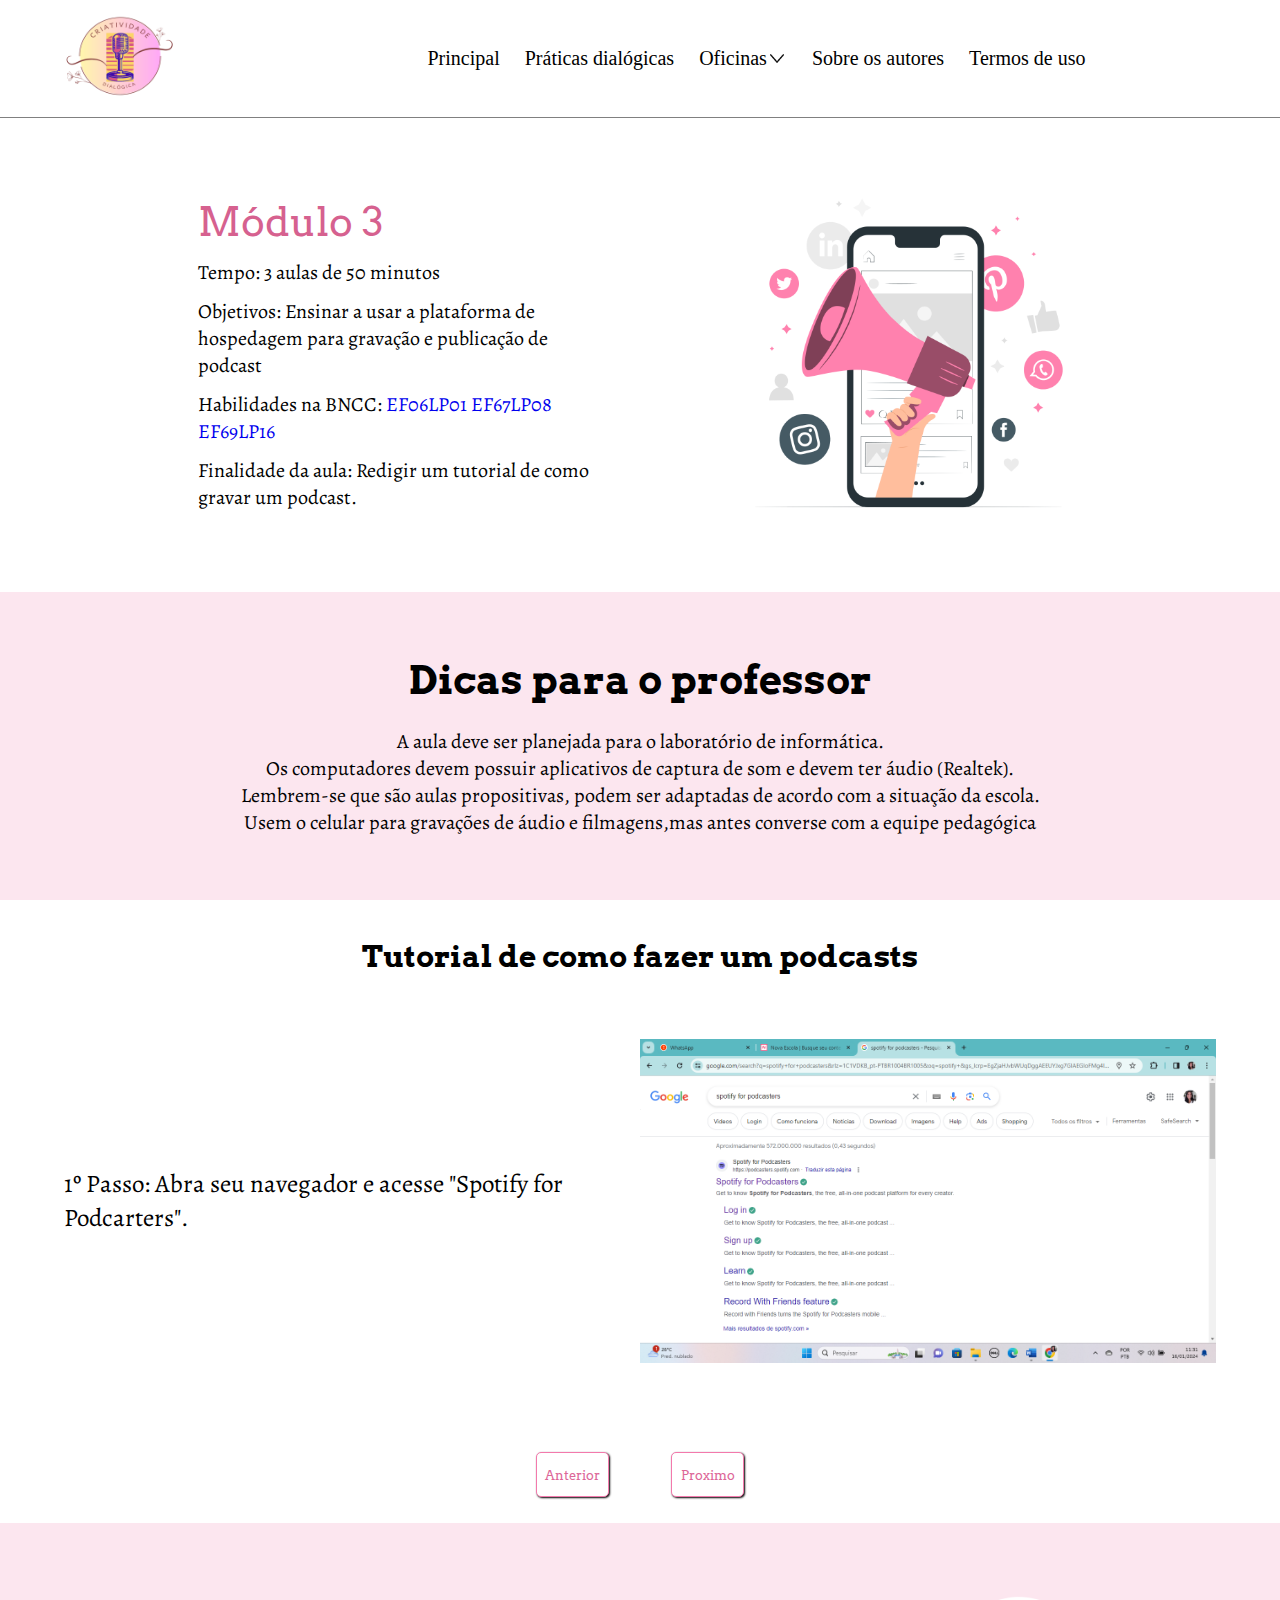
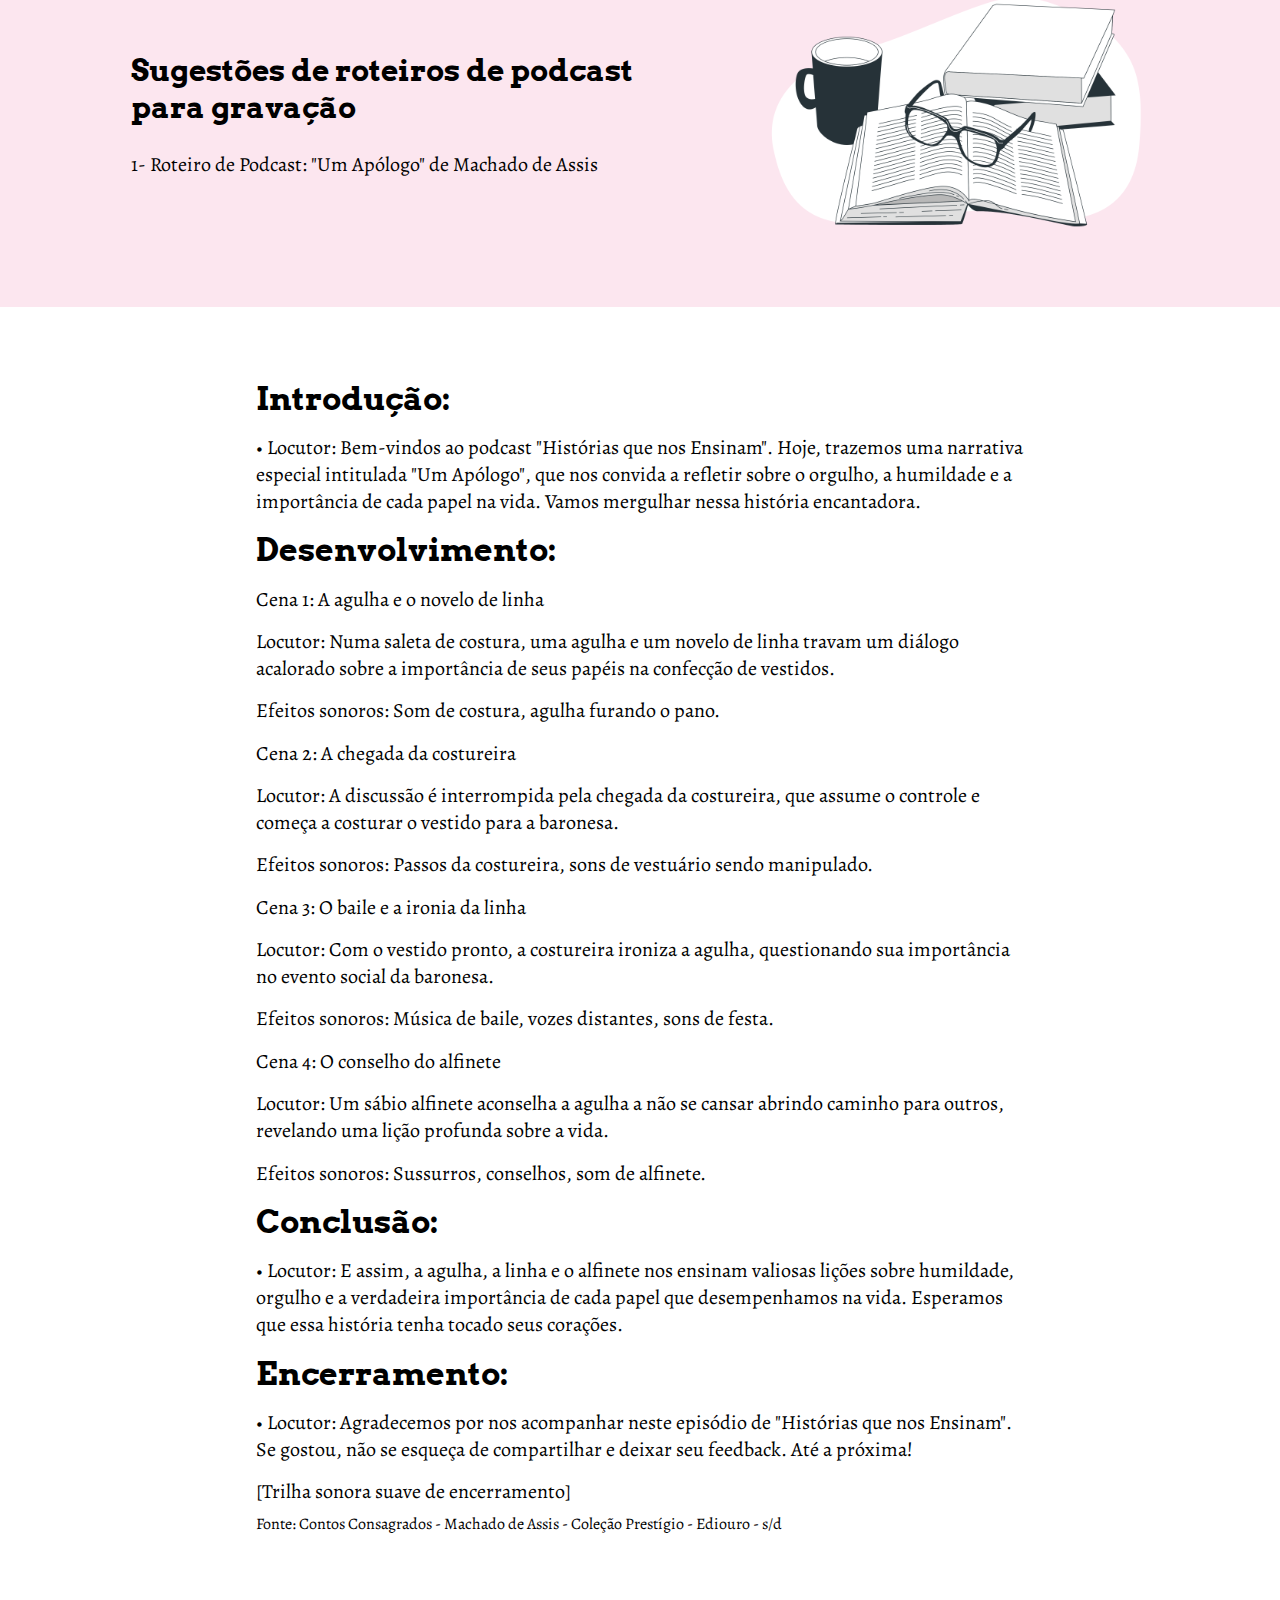
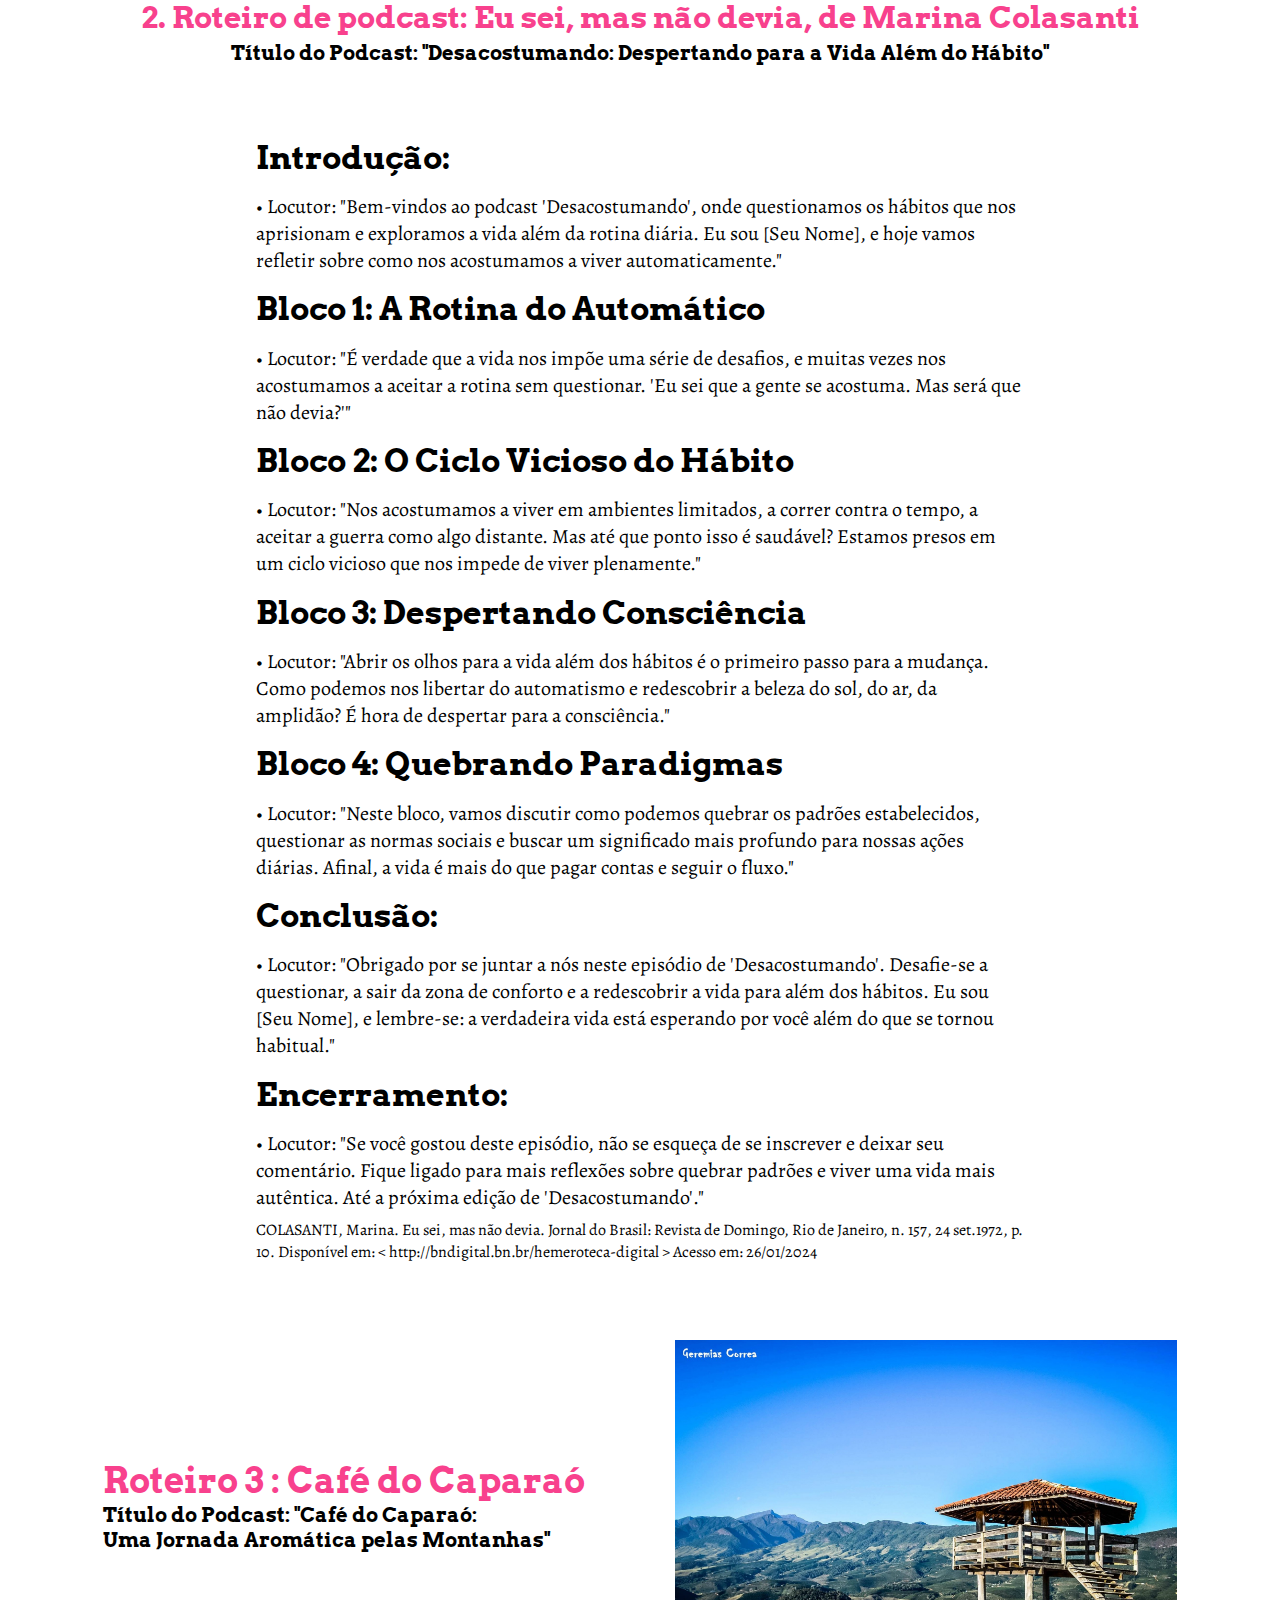
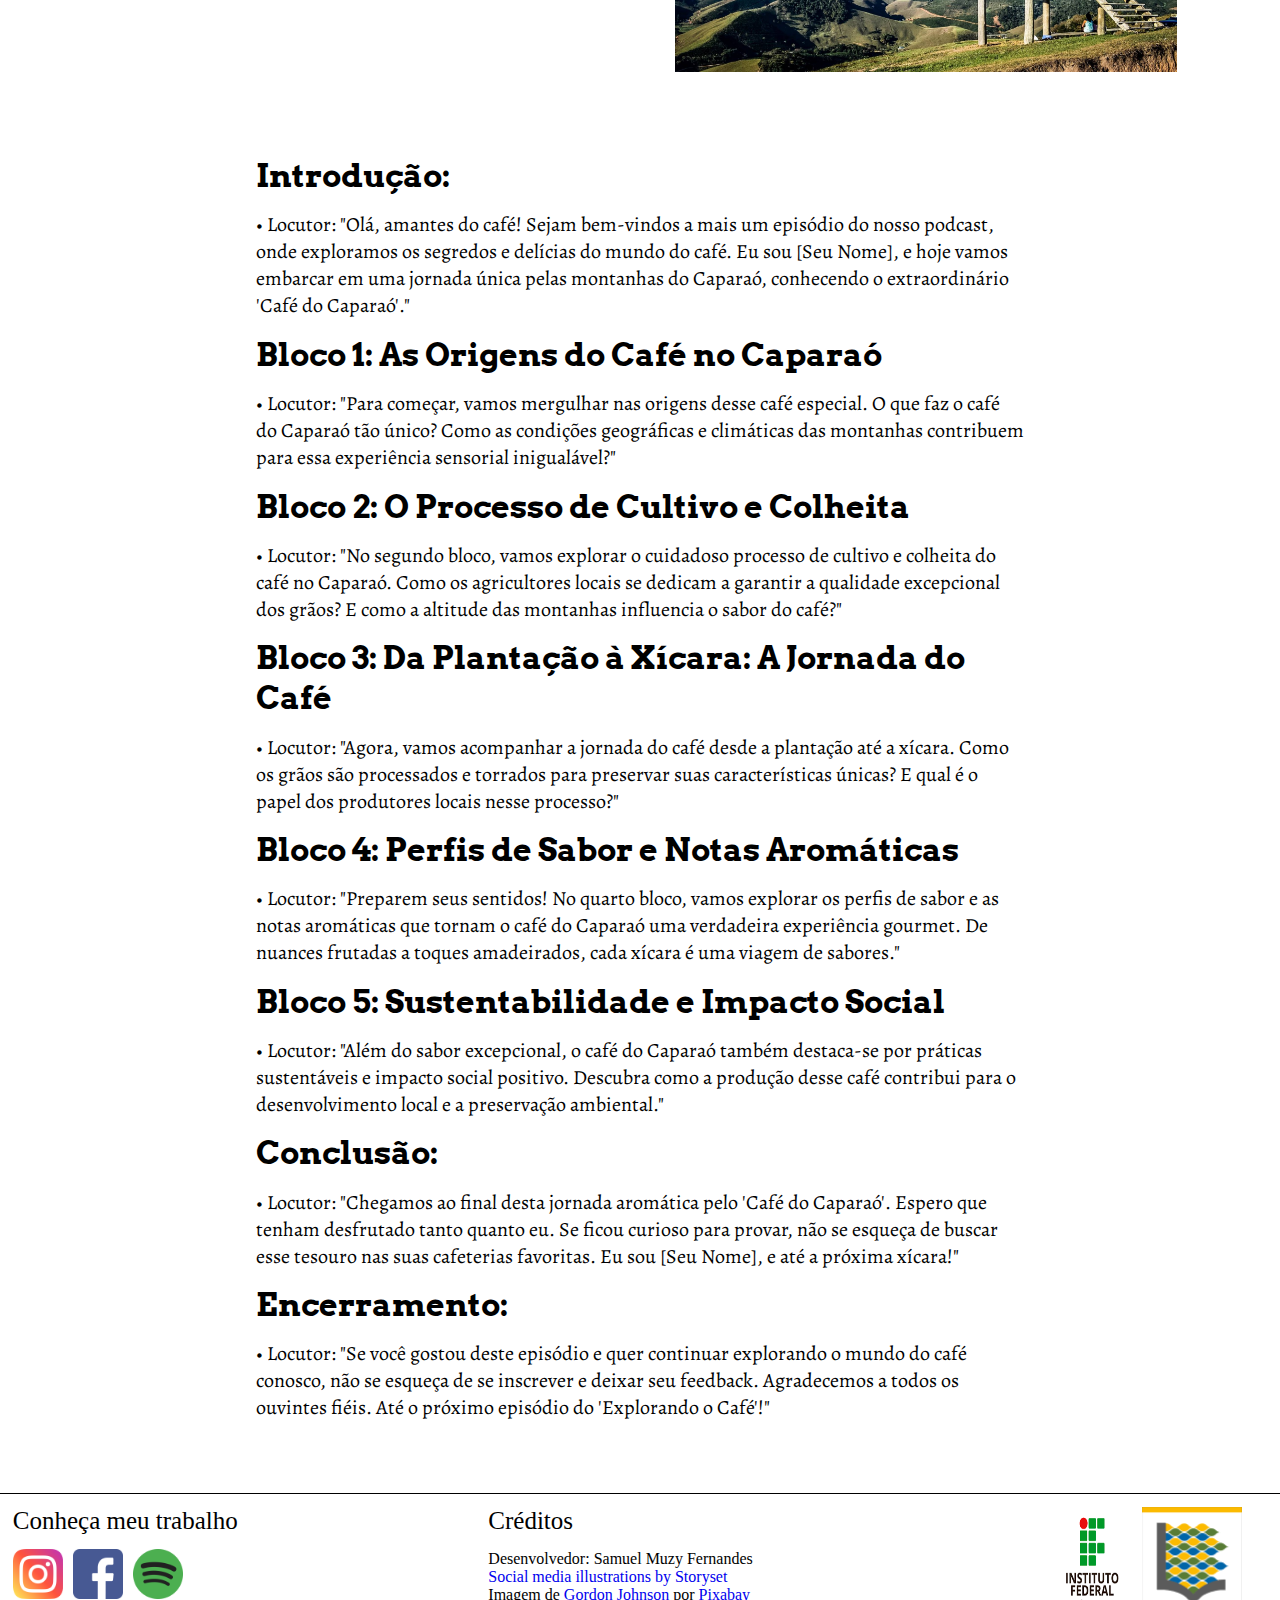
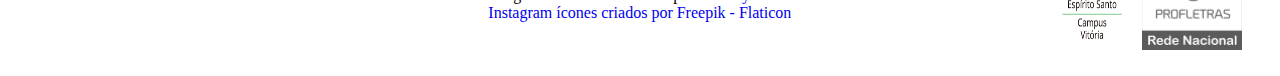
<file: modulo3.html>
<!DOCTYPE html>
<html lang="en">
<head>
    <meta charset="UTF-8">
    <meta name="viewport" content="width=device-width, initial-scale=1.0">
    <title>Módulo 3</title>
    <link rel="stylesheet" href="modulo3.css">
    <link rel="shortcut icon" href="LOGO CLAUDIA.png" type="image/x-icon">
    <link rel="preconnect" href="https://fonts.googleapis.com">
    <link rel="preconnect" href="https://fonts.gstatic.com" crossorigin>
    <link href="https://fonts.googleapis.com/css2?family=Arvo&display=swap" rel="stylesheet">
    <link rel="preconnect" href="https://fonts.googleapis.com">
    <link rel="preconnect" href="https://fonts.gstatic.com" crossorigin>
    <link href="https://fonts.googleapis.com/css2?family=Alegreya&display=swap" rel="stylesheet">
</head>
<body>
    <header class="cabeca">
        <div>
            <a href="index.html"><img class="imgcabe" src="LOGO CLAUDIA.png" alt="img-cabe"></a>
        </div>
        <div class="iten_cabe">
            <a class="itens" href="index.html"><p class="itens">Principal </p></a>
            <a class="itens" href="estudoLingua.html"><p class="itens">Práticas dialógicas</p></a>
            <div>
                <div id="setabaixo" class="setaReta">
                    <p id="itenDrop" class="itens">Oficinas</p></a>
                    <img id="imagemSeta" style="width: 20px;" src="seta-para-baixo (1).png" alt="">
                </div>
                <ul id="dropdown" class="drop">
                    <a style="text-decoration:none ; color: black" href="modulo1.html"><li class="hoverItens">Módulo 1</li></a>
                    <a style="text-decoration:none ; color: black" href="modulo2.html"><li class="hoverItens">Módulo 2</li></a>
                    <a style="text-decoration:none ; color: black" href="modulo3.html"><li class="hoverItens">Módulo 3</li></a>
                </ul>
            </div>
            <a class="itens" href="quemSomos.html"><p class="itens">Sobre os autores</p></a>
            <a class="itens" href="termosDeUso.html"><p class="itens">Termos de uso</p></a>
        </div>
        <div class="btn-abrir-botao" onclick="abrir()" id="abrir-menu">
            <img class="invi" src="list.svg" alt="">
        </div>
        <div  class="abrir-menu" id="menu-mobile">
            <div onclick="fechar()" class="btn-fechar">
                <img src="x-lg.svg" alt="">
            </div>
            <div>
                <a class="itens" href="index.html"><p class="itens">Principal</p></a>
                <a class="itens" href="estudoLingua.html"><p class="itens">Práticas dialógicas</p></a>
                <a class="itens" href="modulo1.html"><p class="itens">Módulo 1</p></a>
                <a class="itens" href="modulo2.html"><p class="itens">Módulo 2</p></a>
                <a class="itens" href="modulo3.html"><p class="itens">Módulo 3</p></a>
                <a class="itens" href="quemSomos.html"><p class="itens">Sobre os autores</p></a>
                <a class="itens" href="termosDeUso.html"><p class="itens">Termos de uso</p></a>
            </div>
        </div>
        <div id="overlay" class="overlay-menu">
        </div>
    </header>
    <main>
        <div class="imgFundo">
            <div class="divMod">
                <p class="titulo-modulo3">Módulo 3</p>
                <p class="textoModulo">Tempo: 3 aulas de 50 minutos</p>
                <p class="textoModulo">Objetivos: Ensinar a usar a plataforma de hospedagem para gravação e publicação de podcast </p>
                <p class="textoModulo">Habilidades na BNCC:<a class="links" href="https://novaescola.org.br/planos-de-aula/habilidades/ef69lp08"> EF06LP01</a><a class="links" href="https://novaescola.org.br/planos-de-aula/habilidades/ef69lp01"> EF67LP08</a><a class="links" href="https://novaescola.org.br/planos-de-aula/habilidades/ef69lp16#:~:text=A%20habilidade%20EF69LP16%20consiste%20em,tipos%2C%20v%C3%ADdeos%2C%20grava%C3%A7%C3%B5es%20de%20%C3%A1udio"> EF69LP16</a></p>
                <p class="textoModulo">Finalidade da aula: Redigir um tutorial de como gravar um podcast.</p>
            </div>
            <img class="imgF" src="Mobile Marketing-pana.png" alt="">
        </div>
        <section class="dicasP">
            <h1 class="tituloDicas">Dicas para o professor</h1>
            <p class="dicasT">A aula deve ser planejada para o laboratório de informática.</p>
            <p class="dicasT">Os computadores devem possuir aplicativos de captura de som e devem ter áudio (Realtek).</p>
            <p class="dicasT">Lembrem-se que são aulas propositivas, podem ser adaptadas de acordo com a situação da escola.</p>
            <p class="dicasT">Usem o celular para gravações de áudio e filmagens,mas antes converse com a equipe pedagógica</p>
        </section>
        <section class="Tuturial">
            <h1 class="tituloPtu">Tutorial de como fazer um podcasts</h1>
            <div class="tuu">

                <div class="div-tutu">
                <p id="texto" class="text-decoration">1º Passo: Abra seu navegador e acesse "Spotify for Podcarters".</p>
                </div>
            <img id="imagem" class="imgTuturial" src="t(1).png" alt="">
            </div>
            <div class="botoens">
                <button id="anterior" class="proxima-pagina">Anterior</button>
                <button id="proximo" class="proxima-pagina">Proximo</button>
            </div>
        </section>
        <section class="sugestao">
            <div class="sugestao-div">
                <h1 class="tituloS">Sugestões de roteiros de podcast<br> para gravação</h1>
                <p class="textoS">1- Roteiro de Podcast: "Um Apólogo" de Machado de Assis</p>
            </div>
            <img class="imgF" src="branco.png" alt="">
        </section>
        <section class="textoGrande">
            <div class="div-textoGrande">
                <h1 class="tituloB">Introdução:</h1>
                <p class="textog">•	Locutor: Bem-vindos ao podcast "Histórias que nos Ensinam". Hoje, trazemos uma narrativa especial intitulada "Um Apólogo", que nos convida a refletir sobre o orgulho, a humildade e a importância de cada papel na vida. Vamos mergulhar nessa história encantadora.</p>
                <h1 class="tituloB">Desenvolvimento:</h1>
                <p class="textog">Cena 1: A agulha e o novelo de linha</p>
                <p class="textog">Locutor: Numa saleta de costura, uma agulha e um novelo de linha travam um diálogo acalorado sobre a importância de seus papéis na confecção de vestidos.</p>
                <p class="textog">Efeitos sonoros: Som de costura, agulha furando o pano.</p>
                <p class="textog">Cena 2: A chegada da costureira</p>
                <p class="textog">Locutor: A discussão é interrompida pela chegada da costureira, que assume o controle e começa a costurar o vestido para a baronesa.</p>
                <p class="textog">Efeitos sonoros: Passos da costureira, sons de vestuário sendo manipulado.</p>
                <p class="textog">Cena 3: O baile e a ironia da linha</p>
                <p class="textog">Locutor: Com o vestido pronto, a costureira ironiza a agulha, questionando sua importância no evento social da baronesa.</p>
                <p class="textog">Efeitos sonoros: Música de baile, vozes distantes, sons de festa.</p>
                <p class="textog">Cena 4: O conselho do alfinete</p>
                <p class="textog">Locutor: Um sábio alfinete aconselha a agulha a não se cansar abrindo caminho para outros, revelando uma lição profunda sobre a vida.</p>
                <p class="textog">Efeitos sonoros: Sussurros, conselhos, som de alfinete.</p>
                <h1 class="tituloB">Conclusão:</h1>
                <p class="textog">•	Locutor: E assim, a agulha, a linha e o alfinete nos ensinam valiosas lições sobre humildade, orgulho e a verdadeira importância de cada papel que desempenhamos na vida. Esperamos que essa história tenha tocado seus corações.</p>
                <h1 class="tituloB">Encerramento:</h1>
                <p class="textog">•	Locutor: Agradecemos por nos acompanhar neste episódio de "Histórias que nos Ensinam". Se gostou, não se esqueça de compartilhar e deixar seu feedback. Até a próxima!</p>
                <p class="textog">[Trilha sonora suave de encerramento]</p>
                <p class="font">Fonte: Contos Consagrados - Machado de Assis - Coleção Prestígio - Ediouro - s/d</p>
            </div>
        </section>
        <section class="textoGrande">
            <h1 class="segundoTitulo">2. Roteiro de podcast:  Eu sei, mas não devia, de Marina Colasanti </h1>
            <h1 class="subTi">Título do Podcast: "Desacostumando: Despertando para a Vida Além do Hábito"</h1>
            <div class="div-textoGrande">
                <h1 class="tituloB">Introdução:</h1>
                <p class="textog">•	Locutor: "Bem-vindos ao podcast 'Desacostumando', onde questionamos os hábitos que nos aprisionam e exploramos a vida além da rotina diária. Eu sou [Seu Nome], e hoje vamos refletir sobre como nos acostumamos a viver automaticamente."</p>
                <h1 class="tituloB">Bloco 1: A Rotina do Automático</h1>
                <p class="textog">•	Locutor: "É verdade que a vida nos impõe uma série de desafios, e muitas vezes nos acostumamos a aceitar a rotina sem questionar. 'Eu sei que a gente se acostuma. Mas será que não devia?'"</p>
                <h1 class="tituloB">Bloco 2: O Ciclo Vicioso do Hábito</h1>
                <p class="textog">•	Locutor: "Nos acostumamos a viver em ambientes limitados, a correr contra o tempo, a aceitar a guerra como algo distante. Mas até que ponto isso é saudável? Estamos presos em um ciclo vicioso que nos impede de viver plenamente."</p>
                <h1 class="tituloB">Bloco 3: Despertando Consciência</h1>
                <p class="textog">•	Locutor: "Abrir os olhos para a vida além dos hábitos é o primeiro passo para a mudança. Como podemos nos libertar do automatismo e redescobrir a beleza do sol, do ar, da amplidão? É hora de despertar para a consciência."</p>
                <h1 class="tituloB">Bloco 4: Quebrando Paradigmas</h1>
                <p class="textog">•	Locutor: "Neste bloco, vamos discutir como podemos quebrar os padrões estabelecidos, questionar as normas sociais e buscar um significado mais profundo para nossas ações diárias. Afinal, a vida é mais do que pagar contas e seguir o fluxo."</p>
                <h1 class="tituloB">Conclusão:</h1>
                <p class="textog">•	Locutor: "Obrigado por se juntar a nós neste episódio de 'Desacostumando'. Desafie-se a questionar, a sair da zona de conforto e a redescobrir a vida para além dos hábitos. Eu sou [Seu Nome], e lembre-se: a verdadeira vida está esperando por você além do que se tornou habitual."</h1>
                <h1 class="tituloB">Encerramento:</h1>
                <p class="textog">•	Locutor: "Se você gostou deste episódio, não se esqueça de se inscrever e deixar seu comentário. Fique ligado para mais reflexões sobre quebrar padrões e viver uma vida mais autêntica. Até a próxima edição de 'Desacostumando'."</p>
                <p class="font">COLASANTI, Marina. Eu sei, mas não devia. Jornal do Brasil: Revista de Domingo, Rio de Janeiro, n. 157, 24 set.1972, p. 10. Disponível em: < http://bndigital.bn.br/hemeroteca-digital > Acesso em: 26/01/2024</p>
            </div>
        </section>
        <section class="fundo2">
            <div>
                <h1 class="tituloCafe">Roteiro 3 : Café do Caparaó</h1>
                <h1 class="subtCafe">Título do Podcast: "Café do Caparaó: <br>Uma Jornada Aromática pelas Montanhas"</h1>
            </div>
            <img class="fundoC" src="16252443980xdPfPrzzt.jpg" alt="caparao">
        </section>
        <section class="textoGrande">
            
            <div class="div-textoGrande">
                <h1 class="tituloB">Introdução:</h1>
                <p class="textog">•	Locutor: "Olá, amantes do café! Sejam bem-vindos a mais um episódio do nosso podcast, onde exploramos os segredos e delícias do mundo do café. Eu sou [Seu Nome], e hoje vamos embarcar em uma jornada única pelas montanhas do Caparaó, conhecendo o extraordinário 'Café do Caparaó'."</p>
                <h1 class="tituloB">Bloco 1: As Origens do Café no Caparaó</h1>
                <p class="textog">•	Locutor: "Para começar, vamos mergulhar nas origens desse café especial. O que faz o café do Caparaó tão único? Como as condições geográficas e climáticas das montanhas contribuem para essa experiência sensorial inigualável?"</p>
                <h1 class="tituloB">Bloco 2: O Processo de Cultivo e Colheita</h1>
                <p class="textog">•	Locutor: "No segundo bloco, vamos explorar o cuidadoso processo de cultivo e colheita do café no Caparaó. Como os agricultores locais se dedicam a garantir a qualidade excepcional dos grãos? E como a altitude das montanhas influencia o sabor do café?"</p>
                <h1 class="tituloB">Bloco 3: Da Plantação à Xícara: A Jornada do Café</h1>
                <p class="textog">•	Locutor: "Agora, vamos acompanhar a jornada do café desde a plantação até a xícara. Como os grãos são processados e torrados para preservar suas características únicas? E qual é o papel dos produtores locais nesse processo?"</p>
                <h1 class="tituloB">Bloco 4: Perfis de Sabor e Notas Aromáticas</h1>
                <p class="textog">•	Locutor: "Preparem seus sentidos! No quarto bloco, vamos explorar os perfis de sabor e as notas aromáticas que tornam o café do Caparaó uma verdadeira experiência gourmet. De nuances frutadas a toques amadeirados, cada xícara é uma viagem de sabores."</p>
                <h1 class="tituloB">Bloco 5: Sustentabilidade e Impacto Social</h1>
                <p class="textog">•	Locutor: "Além do sabor excepcional, o café do Caparaó também destaca-se por práticas sustentáveis e impacto social positivo. Descubra como a produção desse café contribui para o desenvolvimento local e a preservação ambiental."</h1>
                <h1 class="tituloB">Conclusão:</h1>
                <p class="textog">•	Locutor: "Chegamos ao final desta jornada aromática pelo 'Café do Caparaó'. Espero que tenham desfrutado tanto quanto eu. Se ficou curioso para provar, não se esqueça de buscar esse tesouro nas suas cafeterias favoritas. Eu sou [Seu Nome], e até a próxima xícara!"</p>
                <h1 class="tituloB">Encerramento:</h1>
                <p class="textog">•	Locutor: "Se você gostou deste episódio e quer continuar explorando o mundo do café conosco, não se esqueça de se inscrever e deixar seu feedback. Agradecemos a todos os ouvintes fiéis. Até o próximo episódio do 'Explorando o Café'!"</p>

            </div>
        </section>
    </main>
    <footer class="baixo">
        <div class="backfo">
            <div>
                <p class="letra">Conheça meu trabalho </p>
                <section class="imagens">
                    <a href="https://www.instagram.com/criatividadedialogica2/"><img class="img_footer" src="instagram.png" alt="inst"></a>
                    <a href="https://www.facebook.com/profile.php?id=61556772900520&mibextid=ZbWKwL"><img class="img_footer" src="facebook.png" alt="facebook"></a>
                    <a href="https://open.spotify.com/show/3XS2YpdyxJepp1uchK2nWR?si=AaGDQTd-TJqRi4_aApYYJw&nd=1&dlsi=cd945a7f5d904057"><img class="img_footer" src="spotify.png" alt="spotify"></a>
                </section>
            </div>
            <div class="credi">
                <p class="letra">Créditos</p>
                <p class="creditos">Desenvolvedor: Samuel Muzy Fernandes</p>
                <a class="creditos" href="https://storyset.com/social-media">Social media illustrations by Storyset</a>
                <p class="creditos">Imagem de <a class="creditos" href="https://pixabay.com/pt/users/gdj-1086657/?utm_source=link-attribution&utm_medium=referral&utm_campaign=image&utm_content=1237265">Gordon Johnson</a> por <a class="creditos" href="https://pixabay.com/pt//?utm_source=link-attribution&utm_medium=referral&utm_campaign=image&utm_content=1237265">Pixabay</a></p>
                <a class="creditos" href="https://www.flaticon.com/br/icones-gratis/instagram" title="instagram ícones">Instagram ícones criados por Freepik - Flaticon</a>
            </div>
            <div class="ifs">
                <img class="img2" src="ifs.png" alt="logo">
                <img class="img2" src="logo.png" alt="logo">
            </div>
            
        </div>
    </footer>
    <script defer src="modulo3.js"></script>
</body>
</html>
</file>
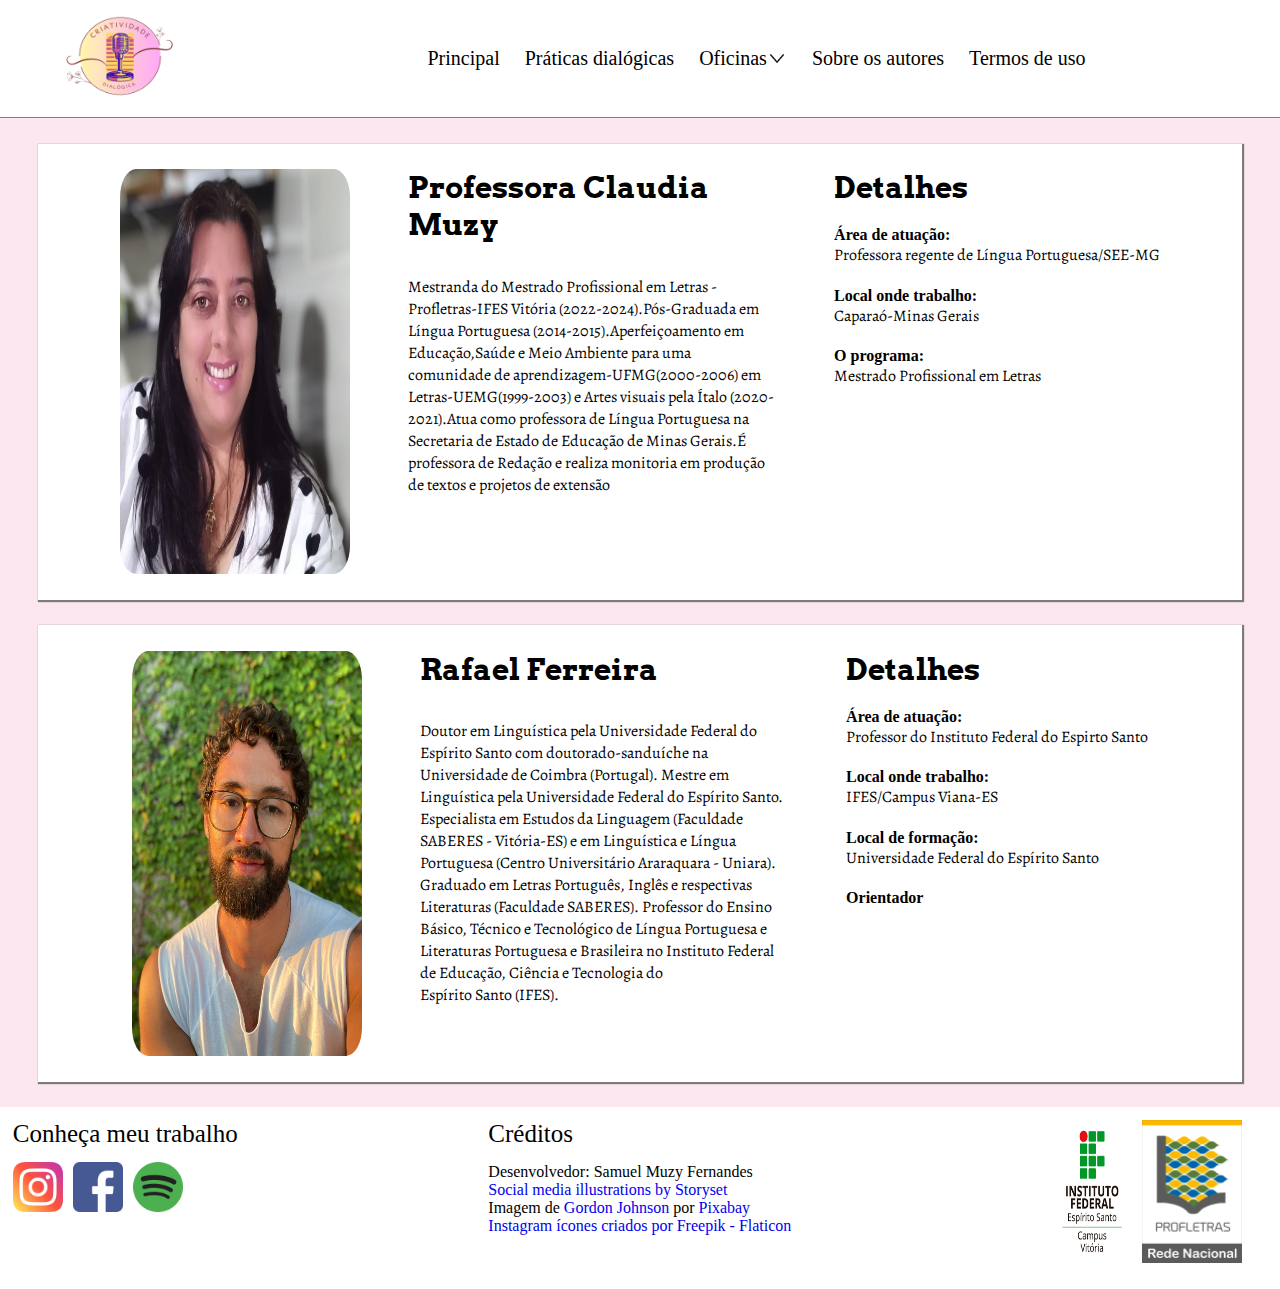
<file: quemSomos.html>
<!DOCTYPE html>
<html lang="en">
<head>
    <meta charset="UTF-8">
    <meta name="viewport" content="width=device-width, initial-scale=1.0">
    <title>Sobre os autores</title>
    <link rel="stylesheet" href="queSomo.css">
    <link rel="shortcut icon" href="LOGO CLAUDIA.png" type="image/x-icon">
    <link rel="preconnect" href="https://fonts.googleapis.com">
    <link rel="preconnect" href="https://fonts.gstatic.com" crossorigin>
    <link href="https://fonts.googleapis.com/css2?family=Arvo&display=swap" rel="stylesheet">
    <link rel="preconnect" href="https://fonts.googleapis.com">
    <link rel="preconnect" href="https://fonts.gstatic.com" crossorigin>
    <link href="https://fonts.googleapis.com/css2?family=Alegreya&display=swap" rel="stylesheet">
</head>
<body>
    <header class="cabeca">
        <div>
  
            <a href="index.html"><img class="imgcabe" src="LOGO CLAUDIA.png" alt="img-cabe"></a>
        </div>
        <div class="iten_cabe">
            <a class="itens" href="index.html"><p class="itens">Principal </p></a>
            <a class="itens" href="estudoLingua.html"><p class="itens">Práticas dialógicas</p></a>
            <div>
                <div onclick="drop()" class="setaReta">
                    <p id="itenDrop" class="itens">Oficinas</p>
                    <img id="imagemSeta" style="width: 20px;" src="seta-para-baixo (1).png" alt="">
                </div>
                <ul id="dropdown" class="drop">
                    <a style="text-decoration:none ; color: black" href="modulo1.html"><li class="hoverItens">Módulo 1</li></a>
                    <a style="text-decoration:none ; color: black" href="modulo2.html"><li class="hoverItens">Módulo 2</li></a>
                    <a style="text-decoration:none ; color: black" href="modulo3.html"><li class="hoverItens">Módulo 3</li></a>
                </ul>
            </div>
            <a class="itens" href="quemSomos.html"><p class="itens">Sobre os autores</p></a>
            <a class="itens" href="termosDeUso.html"><p class="itens">Termos de uso</p></a>
        </div>
        <div class="btn-abrir-botao" onclick="abrir()" id="abrir-menu">
            <img class="invi" src="list.svg" alt="">
        </div>
        <div  class="abrir-menu" id="menu-mobile">
            <div onclick="fechar()" class="btn-fechar">
                <img src="x-lg.svg" alt="">
            </div>
            <div>
                <a class="itens" href="index.html"><p class="itens">Principal</p></a>
                <a class="itens" href="estudoLingua.html"><p class="itens">Práticas dialógicas</p></a>
          
                <a class="itens" href="modulo1.html"><p class="itens">Módulo 1</p></a>
                <a class="itens" href="modulo2.html"><p class="itens">Módulo 2</p></a>
                <a class="itens" href="modulo3.html"><p class="itens">Módulo 3</p></a>
                <a class="itens" href="quemSomos.html"><p class="itens">Sobre os autores</p></a>
                <a class="itens" href="termosDeUso.html"><p class="itens">Termos de uso</p></a>
            </div>
        </div>
        <div id="overlay" class="overlay-menu">
        </div>
    </header>
    
    <main>
        <section class="principal">
            <img class="imgP" src="autor1.jpg" alt="pesssoa">
        
            <section class="texto3">
                <h3 class="sobre">Professora Claudia Muzy</h3>
                <p class="textoPrincipal">Mestranda do Mestrado Profissional em Letras -Profletras-IFES Vitória (2022-2024).Pós-Graduada em Língua Portuguesa (2014-2015).Aperfeiçoamento em Educação,Saúde e Meio Ambiente para uma comunidade de aprendizagem-UFMG(2000-2006) em Letras-UEMG(1999-2003) e Artes visuais pela Ítalo (2020-2021).Atua como professora de Língua Portuguesa na Secretaria de Estado de Educação de Minas Gerais.É professora de Redação e realiza monitoria em produção de textos e projetos de extensão</p>
            </section>
            <section class="texto2">
                <h3 class="sobre">Detalhes</h3>
                <div class="detalhe">
                    <h4>Área de atuação:</h4>
                    <p>Professora regente de Língua Portuguesa/SEE-MG</p> 
                </div>
                <div class="detalhe">
                    <h4>Local onde trabalho:</h4>
                    <p>Caparaó-Minas Gerais</p>
                </div>
                <div class="detalhe">
                    <h4>O programa:</h4>
                    <p>Mestrado Profissional em Letras</p>
                </div>
    
            </section>
        </section>

        <section class="principal">
            <img class="imgP" src="imgorientador.jpg" alt="pessoa2">
        
            <section class="texto3">
                <h3 class="sobre">Rafael Ferreira</h3>
                <p class="textoPrincipal">Doutor em Linguística pela Universidade Federal do Espírito Santo com doutorado-sanduíche na Universidade de Coimbra (Portugal). Mestre em Linguística pela Universidade Federal do Espírito Santo. Especialista em Estudos da Linguagem (Faculdade SABERES - Vitória-ES) e em Linguística e Língua Portuguesa (Centro Universitário Araraquara - Uniara). Graduado em Letras Português, Inglês e respectivas Literaturas (Faculdade SABERES). Professor do Ensino Básico, Técnico e Tecnológico de Língua Portuguesa e Literaturas Portuguesa e Brasileira no Instituto Federal de Educação, Ciência e Tecnologia do Espírito Santo (IFES).</p>
            </section>
            <section class="texto2">
                <h3 class="sobre">Detalhes</h3>
                <div class="detalhe">
                    <h4>Área de atuação:</h4>
                    <p>Professor do Instituto Federal do Espirto Santo</p> 
                </div>
                <div class="detalhe">
                    <h4>Local onde trabalho:</h4>
                    <p>IFES/Campus Viana-ES</p>
                </div>
                <div class="detalhe">
                    <h4>Local de formação:</h4>
                    <p>Universidade Federal do Espírito Santo</p>
                </div>
                <div class="detalhe">
                    <h4>Orientador</h4>
             
                </div>
    
            </section>
        </section>
    </main>
    <footer class="baixo">
        <div class="backfo">
            <div>
                <p class="letra">Conheça meu trabalho </p>
                <section class="imagens">
                    <a href="https://www.instagram.com/criatividadedialogica2/"><img class="img_footer" src="instagram.png" alt="inst"></a>
                    <a href="https://www.facebook.com/profile.php?id=61556772900520&mibextid=ZbWKwL"><img class="img_footer" src="facebook.png" alt="facebook"></a>
                    <a href="https://open.spotify.com/show/3XS2YpdyxJepp1uchK2nWR?si=AaGDQTd-TJqRi4_aApYYJw&nd=1&dlsi=cd945a7f5d904057"><img class="img_footer" src="spotify.png" alt="spotify"></a>
                </section>
            </div>
            <div class="credi">
                <p class="letra">Créditos</p>
                <p class="creditos">Desenvolvedor: Samuel Muzy Fernandes</p>
                <a class="creditos" href="https://storyset.com/social-media">Social media illustrations by Storyset</a>
                <p class="creditos">Imagem de <a class="creditos" href="https://pixabay.com/pt/users/gdj-1086657/?utm_source=link-attribution&utm_medium=referral&utm_campaign=image&utm_content=1237265">Gordon Johnson</a> por <a class="creditos" href="https://pixabay.com/pt//?utm_source=link-attribution&utm_medium=referral&utm_campaign=image&utm_content=1237265">Pixabay</a></p>
                <a class="creditos" href="https://www.flaticon.com/br/icones-gratis/instagram" title="instagram ícones">Instagram ícones criados por Freepik - Flaticon</a>
            </div>
            <div class="ifs">
                <img class="img2" src="ifs.png" alt="logo">
                <img class="img2" src="logo.png" alt="logo">
            </div>
            
        </div>
    </footer>
    <script src="quemSomos.js"></script>
</body>
</html>
</file>
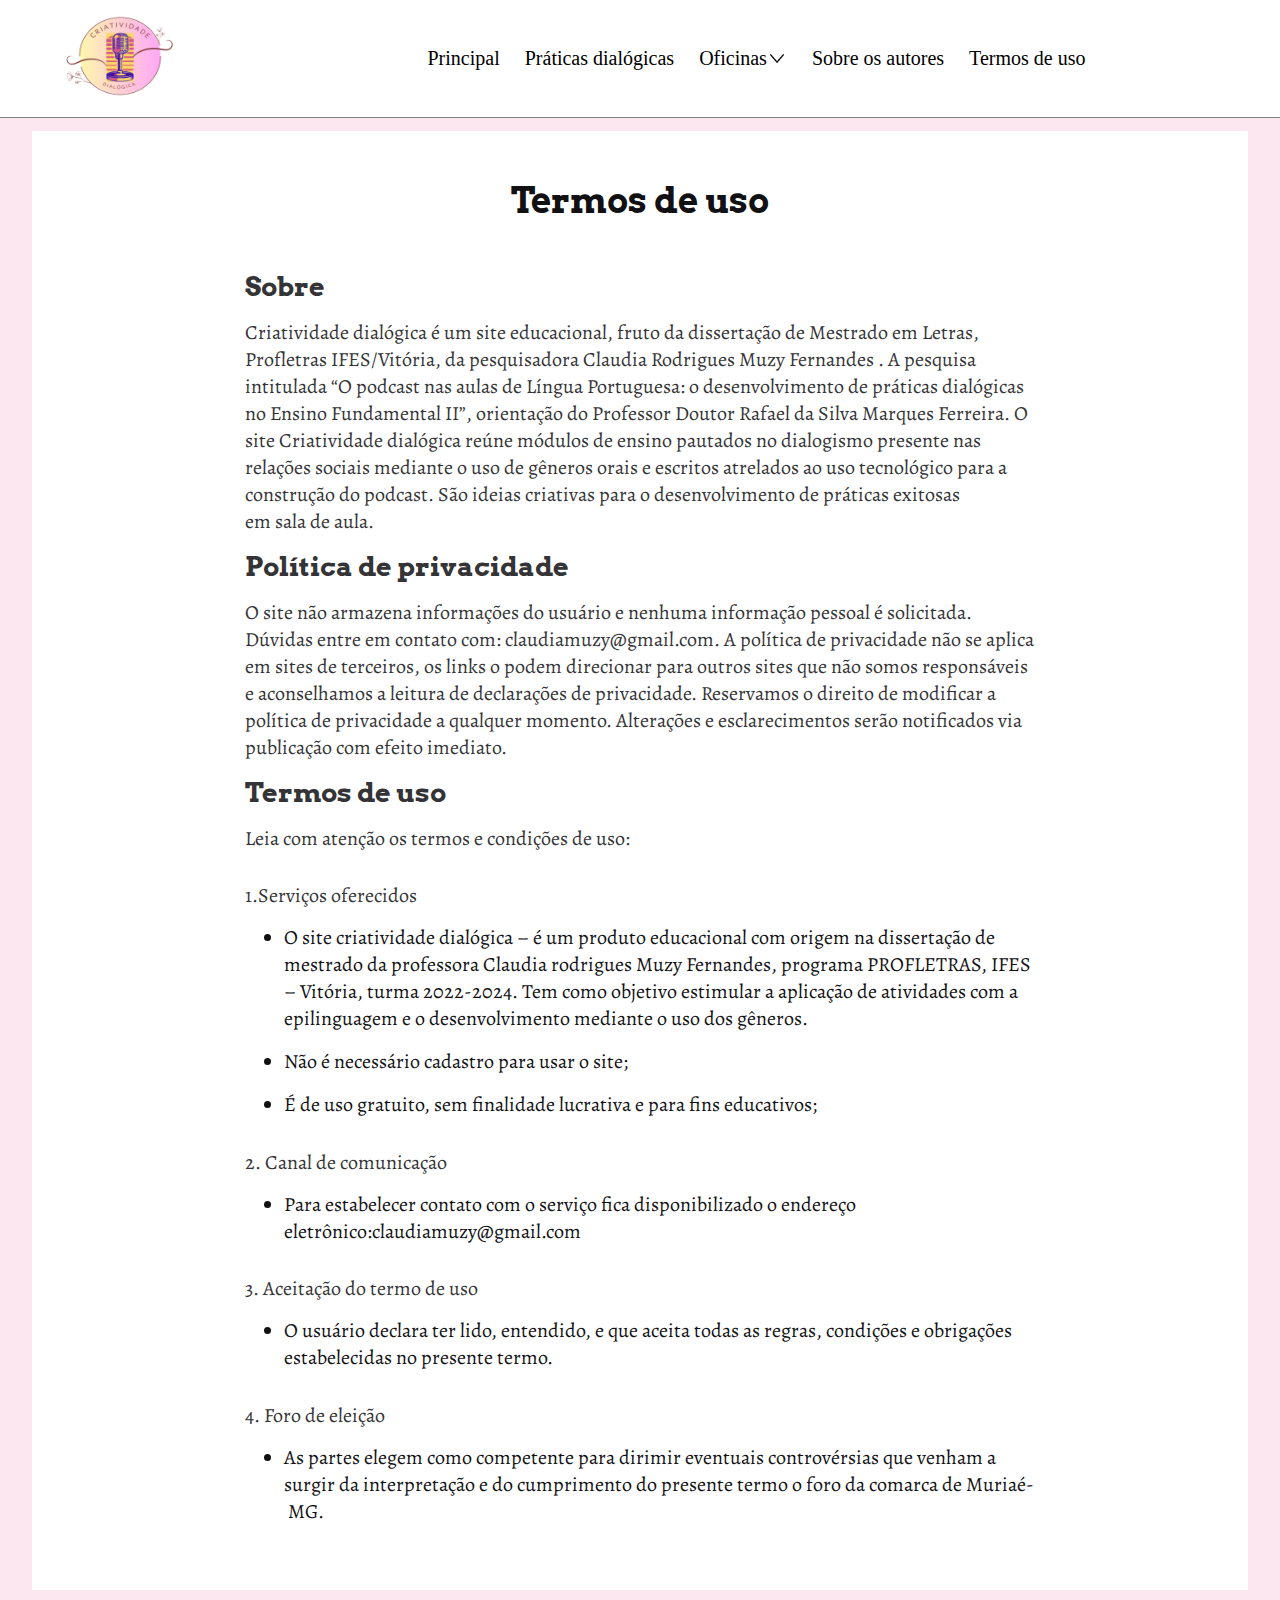
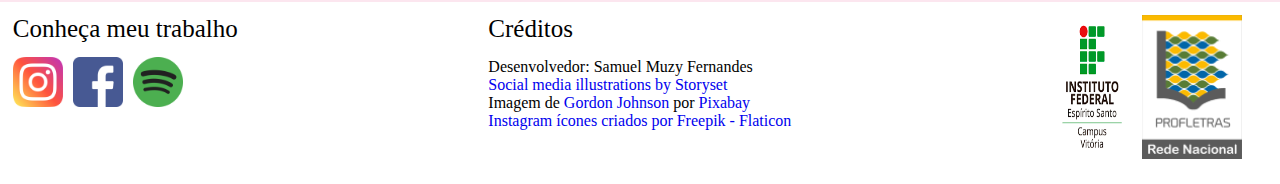
<file: termosDeUso.html>
<!DOCTYPE html>
<html lang="en">
<head>
    <meta charset="UTF-8">
    <meta name="viewport" content="width=device-width, initial-scale=1.0">
    <title>Termos de uso</title>
    <link rel="stylesheet" href="termosDeUso.css">
    <link rel="shortcut icon" href="LOGO CLAUDIA.png" type="image/x-icon">
    <link rel="preconnect" href="https://fonts.googleapis.com">
    <link rel="preconnect" href="https://fonts.gstatic.com" crossorigin>
    <link href="https://fonts.googleapis.com/css2?family=Arvo&display=swap" rel="stylesheet">
    <link rel="preconnect" href="https://fonts.googleapis.com">
    <link rel="preconnect" href="https://fonts.gstatic.com" crossorigin>
    <link href="https://fonts.googleapis.com/css2?family=Alegreya&display=swap" rel="stylesheet">
</head>
<body>
    <header class="cabeca">
        <div>
            <a href="index.html"><img class="imgcabe" src="LOGO CLAUDIA.png" alt="img-cabe"></a>
        </div>
        <div class="iten_cabe">
            <a class="itens" href="index.html"><p class="itens">Principal </p></a>
            <a class="itens" href="estudoLingua.html"><p class="itens">Práticas dialógicas</p></a>
            <div>
                <div onclick="drop()" class="setaReta">
                    <p id="itenDrop" class="itens">Oficinas</p>
                    <img id="imagemSeta" style="width: 20px;" src="seta-para-baixo (1).png" alt="">
                </div>
                <ul id="dropdown" class="drop">
                    <a style="text-decoration:none ; color: black" href="modulo1.html"><li class="hoverItens">Módulo 1</li></a>
                    <a style="text-decoration:none ; color: black" href="modulo2.html"><li class="hoverItens">Módulo 2</li></a>
                    <a style="text-decoration:none ; color: black" href="modulo3.html"><li class="hoverItens">Módulo 3</li></a>
                </ul>
            </div>
            <a class="itens" href="quemSomos.html"><p class="itens">Sobre os autores</p></a>
            <a class="itens" href="termosDeUso.html"><p class="itens">Termos de uso</p></a>
        </div>
        <div class="btn-abrir-botao" onclick="abrir()" id="abrir-menu">
            <img class="invi" src="list.svg" alt="">
        </div>
        <div  class="abrir-menu" id="menu-mobile">
            <div onclick="fechar()" class="btn-fechar">
                <img src="x-lg.svg" alt="">
            </div>
            <div>
                <a class="itens" href="index.html"><p class="itens">Principal</p></a>
                <a class="itens" href="estudoLingua.html"><p class="itens">Práticas dialógicas</p></a>
                <a class="itens" href="modulo1.html"><p class="itens">Módulo 1</p></a>
                <a class="itens" href="modulo2.html"><p class="itens">Módulo 2</p></a>
                <a class="itens" href="modulo3.html"><p class="itens">Módulo 3</p></a>
                <a class="itens" href="quemSomos.html"><p class="itens">Sobre os autores</p></a>
                <a class="itens" href="termosDeUso.html"><p class="itens">Termos de uso</p></a>
            </div>
        </div>
        <div id="overlay" class="overlay-menu">
        </div>
    </header>
    <main class="centro">
    <section class="pri">
        <div class="textoP">
            <h3 class="textoMaior">Termos de uso</h3>
            <p class="textoPara">Sobre</p>
            <p class="textoM">Criatividade dialógica é um site educacional, fruto da dissertação de Mestrado em Letras, Profletras  IFES/Vitória, da pesquisadora Claudia Rodrigues Muzy Fernandes . A pesquisa intitulada “O podcast nas aulas de Língua Portuguesa: o desenvolvimento de práticas dialógicas no Ensino Fundamental II”, orientação do Professor Doutor Rafael da Silva Marques Ferreira. O site Criatividade dialógica reúne módulos de ensino pautados no dialogismo presente nas relações sociais mediante o uso de gêneros orais e escritos atrelados ao uso tecnológico para a construção do podcast. São ideias criativas para o desenvolvimento de práticas exitosas em sala de aula.</p>
            <p class="textoPara">Política de privacidade</p>
            <p class="textoM">O site não armazena informações do usuário e nenhuma informação pessoal é solicitada. Dúvidas entre em contato com: claudiamuzy@gmail.com.
            A política de privacidade não se aplica em sites de terceiros, os links o podem direcionar para outros sites que não somos responsáveis e aconselhamos a leitura de declarações de privacidade.  
            Reservamos o direito de modificar a política de privacidade a qualquer momento. Alterações e esclarecimentos serão notificados via publicação com efeito imediato.</p>
            <p class="textoPara">Termos de uso</p>
            <p class="textoM">Leia com atenção os termos e condições de uso:<p>
            <p class="textoM">1.Serviços oferecidos</p>
            <ul>
                <li class="textoM">O site criatividade dialógica – é um produto educacional com origem na dissertação de mestrado da professora Claudia rodrigues Muzy Fernandes, programa PROFLETRAS, IFES – Vitória, turma 2022-2024. Tem como objetivo estimular a aplicação de atividades com a epilinguagem e o desenvolvimento mediante o uso dos gêneros.
                </li>
                <li class="textoM">Não é necessário cadastro para usar o site;
                </li>
                <li class="textoM">É de uso gratuito, sem finalidade lucrativa e para fins educativos;
                </li>
            </ul>
            <p class="textoM">2. Canal de comunicação</p>
            <ul>
                <li class="textoM">Para estabelecer contato com o serviço fica disponibilizado o endereço eletrônico:claudiamuzy@gmail.com
                </li>
                
            </ul>
            <p class="textoM">3. Aceitação do termo de uso</p>
            <ul>
                <li class="textoM">O usuário declara ter lido, entendido, e que aceita todas as regras, condições e obrigações estabelecidas no presente termo. 
                </li>
            </ul>
            <p class="textoM">4. Foro de eleição</p>
            <ul>
                <li class="textoM">As partes elegem como competente para dirimir eventuais controvérsias que venham a surgir da interpretação e do cumprimento do presente termo o foro da comarca de Muriaé- MG.</li>
            </ul>
        </div>
    </section>
    </main>
    <footer class="baixo">
        <div class="backfo">
            <div>
                <p class="letra">Conheça meu trabalho </p>
                <section class="imagens">
                    <a href="https://www.instagram.com/criatividadedialogica2/"><img class="img_footer" src="instagram.png" alt="inst"></a>
                    <a href="https://www.facebook.com/profile.php?id=61556772900520&mibextid=ZbWKwL"><img class="img_footer" src="facebook.png" alt="facebook"></a>
                    <a href="https://open.spotify.com/show/3XS2YpdyxJepp1uchK2nWR?si=AaGDQTd-TJqRi4_aApYYJw&nd=1&dlsi=cd945a7f5d904057"><img class="img_footer" src="spotify.png" alt="spotify"></a>
                </section>
            </div>
            <div class="credi">
                <p class="letra">Créditos</p>
                <p class="creditos">Desenvolvedor: Samuel Muzy Fernandes</p>
                <a class="creditos" href="https://storyset.com/social-media">Social media illustrations by Storyset</a>
                <p class="creditos">Imagem de <a class="creditos" href="https://pixabay.com/pt/users/gdj-1086657/?utm_source=link-attribution&utm_medium=referral&utm_campaign=image&utm_content=1237265">Gordon Johnson</a> por <a class="creditos" href="https://pixabay.com/pt//?utm_source=link-attribution&utm_medium=referral&utm_campaign=image&utm_content=1237265">Pixabay</a></p>
                <a class="creditos" href="https://www.flaticon.com/br/icones-gratis/instagram" title="instagram ícones">Instagram ícones criados por Freepik - Flaticon</a>
            </div>
            <div class="ifs">
                <img class="img2" src="ifs.png" alt="logo">
                <img class="img2" src="logo.png" alt="logo">
            </div>
            
        </div>
    </footer>
    <script src="termosDeUso.js"></script>
</body>
</html>
</file>
<file: style.css>
*{
    margin: 0;
    padding: 0;
}
body{
    background-color: #fce6ef;
}
.imgcabe{
    width: 120px;
    height: 113px;
}
.cabeca {
    display: flex;
    flex-direction: row;
    justify-content: space-around;
    align-items: center;
    width: 100%;
    height: 10%;
    background-color: white;
    position: sticky;
    top: 0; /* Define a posição do topo como 0 para fixar no topo da tela */
    z-index: 1000; /* O z-index ajuda a garantir que a barra fixa esteja acima de outros elementos */
    border-bottom: solid 1px gray;
}

.iten_cabe{
    display: flex;
    flex-direction: row;
    gap: 25px;
    margin-left: 10%;
    align-items: center;
}
.itens{
    font-size: 20px;
    text-decoration: none;
    color: black;
}
.itens:hover{
    color: #dd6798; 
}
.drop{
    display: none;
    position: absolute;
    list-style: none;
    z-index: 999;
    width: 7%;
    border: solid 1px black;
}

.hoverItens:hover{
    background-color: #f379ac;
}
.setaReta{
    display: flex;
    flex-direction: row;
    
}
.seta{
    width: 20px;
}
.drop li{
    padding: 15%;
    background-color: #f6d3e2;
    z-index: 999;
    display: block;
    text-align: center;
    
}
.drop:hover{
    display: block;
}
/*menu mobile*/
.menu-mobile{
    background-color: #f6d3e2;
    height: 100vh;
    position: fixed;
    top: 0;
    right: 0;
    z-index: 99999;
    width: 70%;
    overflow: hidden;
    transition: 5.s;
}
.invi{
    padding-right: 15px;
}
.abrir-menu{
    width: 0%;    
    background-color: #f6d3e2;
    height: 100vh;
    position: fixed;
    top: 0;
    right: 0;
    z-index: 99999;
    overflow: hidden;
    transition: 5.s;
}
.menu-mobile div a{
    text-align: right;
}
.btn-abrir-botao img{
    width: 0px;
    
}
.menu-mobile .btn-fechar img{
    width: 10%;
}
.menu-mobile .btn-fechar{
    padding: 20px 4%;
}
.menu-mobile div a p{
    color: black;
    background-color: #f6d3e2;
    font-size: 20px;
    font-weight: 300;
    padding: 20px 8%;
}
.menu-mobile div a p:hover{
    background-color: #dd6798;
    color: black;
}
.overlay-menu{
    background-color: #000000a7;
    height: 100%;
    width: 100%;
    position: fixed;
    top: 0;
    left: 0;
    z-index: 88888;
    display: none;
}
/*principal*/
.principal{
    display: flex;
    flex-direction:row;
    align-items: center;
    justify-content: space-around;
    margin-bottom: 10%;
}
.iten1{
    font-size: 50px;
    color: #141415;
    font-family: 'Arvo', serif;

}
.iten2{
    font-family: 'Arvo', serif;
    color: #252525;
}
.iten3{
    text-align: start;
    width: 60%;
    color:#0c0c0c;
    font-family: 'Alegreya', serif;
}
.espaco{
    margin-left: 4%;
    
}
.imgPrincipal{
    width: 40%;
    height: 70vh;
    margin-right: 5%;
}
main{
    display: flex;
    justify-content: center;
    align-items: center;
    flex-direction: column;
    height: 100%;
}
.tituloP{
    border-bottom:solid 2px black ;
    font-size: 60px;
    margin-top: 5%;
    margin-bottom: 5%;
}
.carrosel{
    margin-top: 1%;
    box-shadow: 2px 2px 4px black;
    overflow: hidden;
    height: 600px;
    width: 1100px;
    display: flex;
}
.conteiner{
    display: flex;
    transition: transform 0.5s ease-in-out;
    transform: translateX(0);
}
.conteiner img{
    object-fit: cover;
    width: 1100px;
    height: 600px;
}
.modulos{
    width: 30%;
    padding: 0.5%;
    height: 10vh;
    background-color: white;
    border: solid gray;
    border-radius: 25px;
    margin-top: 5%;
    margin-bottom: 3%;
}
.btn{
    width: 32%;
    height: 100%;
    border-radius: 25px;
    background-color: white;
    border: solid white;
    font-size: 25px;
    font-family: 'Arvo', serif;
}
.btn:hover{
    background-color: #f6d3e2;
    transition: 100ms;
    color: white;
}
.comeco{
    width: 100%;
    display: flex;
    flex-direction: row;
    align-items: center;
    background-color:white;
    justify-content:space-around;
    padding: 2% 0% 2% 0%;
}
.imagem1{
    width: 40%;
    height: 70vh;
}
.imagem2{
    width: 30%;
    height: 60vh;
}
.titulo{
    font-size: 40px;
    font-family: 'Arvo', serif;
}
.textosP{
    display: flex;
    flex-direction: row;
    width: 100%;
    justify-content: space-around;
    background-color: white;
    align-items: center;
    padding: 4% 0% 4% 0%;
}
.textoMenor{
    font-size: 25px;
    width: 40%;
    font-family: 'Alegreya', serif;
}
.tituloQ{
    font-size: 40px;
    font-family: 'Arvo', serif;
}
.links{
    text-decoration: none;
    color: rgb(74, 74, 233);
}
.questo{
    padding: 5% 0% 5% 0%;
    display: flex;
    flex-direction: column;
    width: 100%;
    background-color: #ffE4EC;
    align-items: center;
}
.textoQ{
    font-family: 'Alegreya', serif;
}
.tituloQuestao1{
    width: 70%;
    font-size: 40px;
    margin-bottom: 3%;
    font-family: 'Arvo', serif;
}
.questao1{
    display: flex;
    flex-direction: column;
    align-items: center;
    width: 100%;
    padding: 5% 0% 5% 0%;
    background-color: white;
    margin-bottom: 1%;
}
.tituloQuestao{
    font-size: 25px;
    margin-bottom: 1%;
    font-family: 'Arvo', serif;
}
.tituloQuestao2{
    font-size: 25px;
    margin-top: 3%;
    margin-bottom: 1%;
    font-family: 'Arvo', serif;
}
.atividade{
    box-shadow: 1px 1px 4px black;
    background-color: white;
    border-radius: 15px;
    width: 70%;
    padding: 2%;
    font-size: 25px;
    font-family: 'Alegreya', serif;
}
.obj{
    display: flex;
    flex-direction: column;
    align-items: start;
    width: 70%;
    gap: 20px;
}
.textoQ{
font-size: 25px;
}
/*footer*/
.baixo{
    background-color: white;
    height: 100%;
    padding-left: 1%;
    padding-top: 1%;
    gap: 2px;
    padding-bottom: 2%;
}
.letra{
    background-color: white;
    font-size: 25px;
    padding-bottom: 5%;
}
.img_footer{
    padding-top: 1%;
    width: 50px;
    background-color: white;
    
}
.imagens{
    display: flex;
    margin-top: 1%;
    gap: 10px;
    background-color: white;
}
.iten3{
    margin-top: 5%;
    font-size: 25px;
}

.backfo{
    display: flex;
    flex-direction: row;
    justify-content: space-between;
}
.creditos{
    text-decoration: none;
}
.img2{
    width: 100px;
}
.ifs{
    display: flex;
    padding-right: 3%;
    justify-content: center;
}
/*mobile*/
@media screen and (max-width: 1195px){
    .imgPrincipal{
        width: 100%;
    }
    .imgcabe{
        width: 19%;
        height: 10%;
    } 
    .principal{
        flex-direction: column-reverse;
    }
    .invi{
        width: 40px; /*cabecario*/
    }
    .btn-abrir-botao img{
        width: 40px;            /*cabecario*/
    }
    .iten1{
        font-size: 195%;
        text-align: center;
    }
    .iten2{
        text-align: center;
    }
    .iten3{
        text-align:start;
        width: 100%;
        font-size: 25px;
        margin-top: 10%;
        margin-bottom: 15%;
        
    }
    /*cabecario*/

    .iten_cabe{
        display: none;
    }
    .img2{
        width: 12%;
    }
    .baixo{
        height: 100%;
    }
    
    /*main*/
    .imgPrincipal{
        width: 90%;
        height: 80%;
        margin-right: 0%;
        margin-bottom: 5%;
    }
    .tituloP{
        font-size: 40px;
        
    }
    .carrosel{
        width: 340px;
        height: 218px;
        margin-top: 10%;
        margin-bottom: 10%;
    }
    .conteiner img{
        width: 340px;
        height: 218px;
    }
    .modulos{
        width: 70%;
    }
    .btn{
        font-size: 100%;
    }
    .comeco{
        flex-direction: column-reverse;
        text-align: center;
    }
    .imagem1{
        width: 80%;
        height: 40%;
        margin-bottom: 13%;
    }
    .textosP{
        flex-direction: column;
    }
    .textoMenor{
        padding:10% 0% 3% 0% ;
        width: 90%;
    }
    .imagem2{
        margin-top: 10%;
        width: 80%;
        height: 40%;
    }
    .tituloQ{
        font-size: 30px;
    }
    .questo{
        width: 100%;
    }
    .obj{
        width: 93%;
        margin-top: 10%;
        margin-bottom: 15%;
    }
    .atividade{
        width: 90%;
        height: 100%;
        margin-bottom: 5%;
        padding-bottom: 2%;
    }
    .tituloQuestao1{
        width: 100%;
        text-align: center;
        margin-bottom: 10%;
    }
    /*footer*/
    .backfo{
        display: flex;
        flex-direction: column;
        align-items: center;
        margin-top: 5%;
        gap: 20px;
    }
    .baixo{
        text-align: center;
    }
    .imagens{
        justify-content: center;
    }
    .img2{
        width: 16%;
    }
}
</file>
<file: estudo.css>
*{
    margin: 0;
    padding: 0;
}
body{
    background-color: #fce6ef;
}
.imgcabe{
    width: 120px;
    height: 113px;
}
.cabeca {
    display: flex;
    flex-direction: row;
    justify-content: space-around;
    align-items: center;
    width: 100%;
    height: 10%;
    background-color: white;
    position: sticky;
    top: 0; /* Define a posição do topo como 0 para fixar no topo da tela */
    z-index: 1000; /* O z-index ajuda a garantir que a barra fixa esteja acima de outros elementos */
    border-bottom: solid 1px gray;
}

.iten_cabe{
    display: flex;
    flex-direction: row;
    gap: 25px;
    margin-left: 10%;
    align-items: center;
}
.itens{
    font-size: 20px;
    text-decoration: none;
    color: black;
}
.itens:hover{
    color: #dd6798; 
}
.drop{
    display: none;
    position: absolute;
    list-style: none;
    z-index: 999;
    width: 7%;
    border: solid 1px black;
}

.hoverItens:hover{
    background-color: #f379ac;
}
.setaReta{
    display: flex;
    flex-direction: row;
    
}
.seta{
    width: 20px;
}
.drop li{
    padding: 15%;
    background-color: #f6d3e2;
    z-index: 999;
    display: block;
    text-align: center;
    
}
.drop:hover{
    display: block;
}
/*menu mobile*/
.menu-mobile{
    background-color: #f6d3e2;
    height: 100vh;
    position: fixed;
    top: 0;
    right: 0;
    z-index: 99999;
    width: 70%;
    overflow: hidden;
    transition: 5.s;
}
.invi{
    padding-right: 15px;
}
.abrir-menu{
    width: 0%;    
    background-color: #f6d3e2;
    height: 100vh;
    position: fixed;
    top: 0;
    right: 0;
    z-index: 99999;
    overflow: hidden;
    transition: 5.s;
}
.menu-mobile div a{
    text-align: right;
}
.btn-abrir-botao img{
    width: 0px;
    
}
.menu-mobile .btn-fechar img{
    width: 10%;
}
.menu-mobile .btn-fechar{
    padding: 20px 4%;
}
.menu-mobile div a p{
    color: black;
    background-color: #f6d3e2;
    font-size: 20px;
    font-weight: 300;
    padding: 20px 8%;
}
.menu-mobile div a p:hover{
    background-color: #dd6798;
    color: black;
}
.overlay-menu{
    background-color: #000000a7;
    height: 100%;
    width: 100%;
    position: fixed;
    top: 0;
    left: 0;
    z-index: 88888;
    display: none;
}
/*principal*/
.princi{
    display: flex;
    justify-content: center;
    padding: 2%;
}
.prin{
    background-color: white;
    display: flex;
    flex-direction: column;
    justify-content: start;
    width: 100%;
    height: 100%;
    font-size: 20px;
    text-align: start;
    align-items: center;
    padding: 5%;
    color: #343436;
    border-radius: 3%;    
}
.imgPrin{
    width: 100%;
    height: 60vh;
}
.imgPrin2{
    width: 100%;
    height: 60vh;
}
.refere{
    font-size: 13px;
}
.prin h2{
    color: black;
}
.texto_principal{
    width: 70%;
    height: 100%;
    display: flex;
    flex-direction: column;  
    gap: 20px;  
}
.texto_principal h3{
    font-family: 'Arvo', serif;
    color: #000;
}
.texto1{
    font-family:'Arvo', serif ;
}
.textoP{
    width: 100%;
    font-family: 'Alegreya', serif;
}
/*footer*/
.baixo{
    background-color: white;
    height: 100%;
    padding-left: 1%;
    padding-top: 1%;
    gap: 2px;
    padding-bottom: 2%;
}
.letra{
    background-color: white;
    font-size: 25px;
    padding-bottom: 5%;
}
.img_footer{
    padding-top: 1%;
    width: 50px;
    background-color: white;
}
.imagens{
    display: flex;
    margin-top: 1%;
    gap: 10px;
    background-color: white;
}
.iten3{
    margin-top: 5%;
    font-size: 25px;
}
.backfo{
    display: flex;
    flex-direction: row;
    justify-content: space-between;
}
.creditos{
    text-decoration: none;
}
.img2{
    width: 100px;
}
.ifs{
    display: flex;
    padding-right: 3%;
    justify-content: center;
}
@media screen and (max-width: 1195px){
    .imgcabe{
        width: 19%;
        height: 10%;
    } 
    .principal{
        flex-direction: column-reverse;
    }
    .invi{
        width: 40px; /*cabecario*/
    }
    .btn-abrir-botao img{
        width: 40px;            /*cabecario*/
    }
    .iten_cabe{
        display: none;
    }
    .img2{
        width: 12%;
    }
    .baixo{
        height: 30vh;
    }
    /*main*/
    .texto_principal{
        width: 95%;
    }
    .prin{
        border-radius: 0%;
        font-size: 20px;
        text-align: start;
        margin-bottom: 3%;
    }
    .imgPrin{
        height: 50vh;
    }
    .imgPrin2{
        height: 40vh;
    }
    /*footer*/
    .backfo{
        display: flex;
        flex-direction: column;
        align-items: center;
        margin-top: 5%;
        gap: 20px;
    }
    .baixo{
        text-align: center;
        height: 100%;
    }
    .imagens{
        justify-content: center;
    }
    .img2{
        width: 16%;
    }
}
</file>
<file: modulo1.css>
*{
    margin: 0;
    padding: 0;
}
body{
    background-color: white;
}
.imgcabe{
    width: 120px;
    height: 113px;
}
.cabeca {
    display: flex;
    flex-direction: row;
    justify-content: space-around;
    align-items: center;
    width: 100%;
    height: 10%;
    background-color: white;
    position: sticky;
    top: 0; /* Define a posição do topo como 0 para fixar no topo da tela */
    z-index: 1000; /* O z-index ajuda a garantir que a barra fixa esteja acima de outros elementos */
    border-bottom: solid 1px gray;
}

.iten_cabe{
    display: flex;
    flex-direction: row;
    gap: 25px;
    margin-left: 10%;
    align-items: center;
}
.itens{
    font-size: 20px;
    text-decoration: none;
    color: black;
}
.itens:hover{
    color: #dd6798; 
}
.drop{
    display: none;
    position: absolute;
    list-style: none;
    z-index: 999;
    width: 7%;
    border: solid 1px black;
}

.hoverItens:hover{
    background-color: #f379ac;
}
.setaReta{
    display: flex;
    flex-direction: row;
    
}
.seta{
    width: 20px;
}
.drop li{
    padding: 15%;
    background-color: #f6d3e2;
    z-index: 999;
    display: block;
    text-align: center;
    
}
.drop:hover{
    display: block;
}
/*menu mobile*/
.menu-mobile{
    background-color: #f6d3e2;
    height: 100vh;
    position: fixed;
    top: 0;
    right: 0;
    z-index: 99999;
    width: 70%;
    overflow: hidden;
    transition: 5.s;
}
.abrir-menu{
    width: 0%;    
    background-color: #f6d3e2;
    height: 100vh;
    position: fixed;
    top: 0;
    right: 0;
    z-index: 99999;
    overflow: hidden;
    transition: 5.s;
}
.menu-mobile div a{
    text-align: right;
}
.btn-abrir-botao img{
    width: 0px;
}
.menu-mobile .btn-fechar img{
    width: 10%;
}
.menu-mobile .btn-fechar{
    padding: 20px 4%;
}
.menu-mobile div a p{
    color: black;
    background-color: #f6d3e2;
    font-size: 20px;
    font-weight: 300;
    padding: 20px 8%;
}
.menu-mobile div a p:hover{
    background-color: #dd6798;
    color: black;
}
.overlay-menu{
    background-color: #000000a7;
    height: 100%;
    width: 100%;
    position: fixed;
    top: 0;
    left: 0;
    z-index: 88888;
    display: none;
}
.invi{
    padding-right: 15px;
}
/*main*/
main{
    display: flex;
    flex-direction: column;
    align-items: center;
}
.inicial{
    gap: 10px;
    display: flex;
    flex-direction: column;
    width: 40%;
    padding: 4%;
    background-color: white;
}
.links{
    text-decoration: none;
}
.tituloI{
    font-size: 40px;
    margin-bottom: 5%;
    text-align: center;
    font-family: 'Arvo', serif;
}
.textoI{
    font-size: 25px;
    padding: 2%;
    font-family: 'Alegreya', serif;
}
.segundaP{
    width: 100%;
    background-color: #fdeaf0;
}
.sub-itens{
    display: flex;
    flex-direction: row;
    align-items: center;
    padding: 3%;
   
}
.parte2{
    display: flex;
    flex-direction: row-reverse;
    justify-content: center;
    align-items: center;
    background-color: #fdeaf0;
    padding: 5%;
    
}
.tituloMou{
    font-size: 20px;
    font-family: 'Arvo', serif;
    padding-top: 3%;
}
.divMo{
    display: flex;
    flex-direction: column;
    width: 50%;
}
.tituloMo{
    font-size: 25px;
    font-family: 'Arvo', serif;
}
.tituloMo1{
    font-size: 35px;
    font-family: 'Arvo', serif;
}
.perguntas{
    padding-top: 3%;
    font-size: 20px;
    width: 100%;
    font-family: 'Alegreya', serif;
}
.imagemIlustrativa{
    width: 40%;
    height: 27%;
    margin-left: 5%;
}
.secG{
    display: flex;
    flex-direction: column;
    width: 70%;
    padding: 6%;
}
.suTitulo{
    font-size: 27px;
    text-align: center;
    padding-bottom: 5%;
    padding-top: 3%;
    font-family: 'Arvo', serif;
}
.textom{
    text-align: right;
    font-size: 20px;
    font-family: 'Alegreya', serif;
}
.titulozinho{
    font-size: 25px;
    margin-top: 3%;
    font-family: 'Arvo', serif;
}
.tituloBig{
    font-size: 40px;
    font-family: 'Arvo', serif;
}
.textoG{
    font-size: 25px;
    width: 100%;
    font-family: 'Alegreya', serif;
}
.divG{
    display: flex;
    flex-direction: column;
    gap: 20px;
}
.perguntas2{
    display: flex;
    justify-content: center;
    width: 100%;
    height: 100%;
    background-color: #f6d3e2;
    padding: 1% 0% 1% 0%;
}
.perguntasDiv{
    background-color: white;
    width: 90%;
    padding: 1%;
    border-radius: 15px;
    display: flex;
    flex-direction: column;
    align-items: center;
}
.textoDiv{
    display: flex;
    flex-direction: column;
    gap: 30px;
    width: 80%;
    padding: 5% 10% 5% 10%;
}
.perguntasT{
    font-size: 25px;
    width: 100%;
    font-family: 'Alegreya', serif;
    
}
.tituloMenor{
    font-size: 35px;
    padding-top: 3%;
    font-family: 'Arvo', serif;
}
.suTitulo2{
    font-size: 30px;
    padding-bottom: 1%;
    padding-top: 8%;
    font-family: 'Arvo', serif;
}
/*footer*/
.baixo{
    background-color: white;
    height: 100%;
    padding-left: 1%;
    padding-top: 1%;
    gap: 2px;
    padding-bottom: 2%;
}
.letra{
    background-color: white;
    font-size: 25px;
    padding-bottom: 5%;
}
.img_footer{
    padding-top: 1%;
    width: 50px;
    background-color: white;
}
.imagens{
    display: flex;
    margin-top: 1%;
    gap: 10px;
    background-color: white;
}
.iten3{
    margin-top: 5%;
    font-size: 25px;
}

.backfo{
    display: flex;
    flex-direction: row;
    justify-content: space-between;
}
.creditos{
    text-decoration: none;
}
.img2{
    width: 100px;
}
.ifs{
    display: flex;
    padding-right: 3%;
    justify-content: center;
}
@media screen and (max-width: 1195px){
    .imgcabe{
        width: 19%;
        height: 10%;
    } 
    .invi{
        width: 40px; /*cabecario*/
    }
    .btn-abrir-botao img{
        width: 40px;            /*cabecario*/
    }
    .iten_cabe{
        display: none;
    }
    .img2{
        width: 12%;
    }
    .divImagem{
        height: 60vh;
    }
    /*main*/
    .perguntas{
        width: 98%;
        padding: 3%;
    }
    .divMo{
        width: 100%;
    }
    .sub-itens{
        flex-direction: column;
        padding: 5%;
    }
    .imagemIlustrativa{
        width: 95%;
        padding: 0%;
    }
    .tituloMo{
        font-size: 23px;
        text-align: center;
        padding-bottom: 5%;
        width: 100%;
        padding: 0%;
    }
    .tituloMo1{
        font-size: 30px;
        text-align: center;
        padding-bottom: 4%;
    }
    .inicial{
        width: 87%;
        padding: 5% 1% 5% 1%;
        
    }
    .tituloI{
        font-size: 30px;
        padding-bottom: 3%;
    }
    .textoI{
        font-size: 20px;
    }
    .titulo2{
        padding:3% 0% 3% 0%;
        text-align: center;
    }
    .parte2{
        flex-direction: column;
    }
    .tituloBig{
        font-size: 30px;
        text-align: center;
        padding-bottom: 3%;
    }
    .titulozinho{
        font-size: 20px;
    }
    .secG{
        width: 87%;
    }
    .textoG{
        font-size: 20px;
    }
    .perguntasDiv{
        width: 95%;
    }
    .tituloMenor{
        font-size: 30px;
        text-align: center;
    }
    .perguntasT{
        font-size: 20px;

    }
    .textoDiv{
        width: 88%;
        padding: 5% 0% 5% 0%;
    }
    /*footer*/
    .baixo{
        height: 100%;
    }
    .backfo{
        display: flex;
        flex-direction: column;
        align-items: center;
        margin-top: 5%;
        gap: 20px;
    }
    .baixo{
        text-align: center;
    }
    .imagens{
        justify-content: center;
    }
    .img2{
        width: 16%;
    }
}
</file>
<file: modulo2.css>
*{
    margin: 0;
    padding: 0;
}
body{
    background-color: #fce6ef;
}
.imgcabe{
    width: 120px;
    height: 113px;
}
.cabeca {
    display: flex;
    flex-direction: row;
    justify-content: space-around;
    align-items: center;
    width: 100%;
    height: 10%;
    background-color: white;
    position: sticky;
    top: 0; /* Define a posição do topo como 0 para fixar no topo da tela */
    z-index: 1000; /* O z-index ajuda a garantir que a barra fixa esteja acima de outros elementos */
    border-bottom: solid 1px gray;
}

.iten_cabe{
    display: flex;
    flex-direction: row;
    gap: 25px;
    margin-left: 10%;
    align-items: center;
}
.itens{
    font-size: 20px;
    text-decoration: none;
    color: black;
}
.itens:hover{
    color: #dd6798; 
}
.drop{
    display: none;
    position: absolute;
    list-style: none;
    z-index: 999;
    width: 7%;
    border: solid 1px black;
    flex-direction: column;
}

.hoverItens:hover{
    background-color: #f379ac;
}
.setaReta{
    display: flex;
    flex-direction: row;
    
}
.seta{
    width: 20px;
}
.drop li{
    padding: 15%;
    background-color: #f6d3e2;
    z-index: 999;
    display: block;
    text-align: center;
}
.drop:hover{
    display: block;
}
/*menu mobile*/
.menu-mobile{
    background-color: #f6d3e2;
    height: 100vh;
    position: fixed;
    top: 0;
    right: 0;
    z-index: 99999;
    width: 70%;
    overflow: hidden;
    transition: 5.s;
}
.abrir-menu{
    width: 0%;    
    background-color: #f6d3e2;
    height: 100vh;
    position: fixed;
    top: 0;
    right: 0;
    z-index: 99999;
    overflow: hidden;
    transition: 5.s;
}
.menu-mobile div a{
    text-align: right;
}
.btn-abrir-botao img{
    width: 0px;
    
}
.menu-mobile .btn-fechar img{
    width: 10%;
}
.menu-mobile .btn-fechar{
    padding: 20px 4%;
}
.menu-mobile div a p{
    color: black;
    background-color: #f6d3e2;
    font-size: 20px;
    font-weight: 300;
    padding: 20px 8%;
}
.menu-mobile div a p:hover{
    background-color: #dd6798;
    color: black;
}
.overlay-menu{
    background-color: #000000a7;
    height: 100%;
    width: 100%;
    position: fixed;
    top: 0;
    left: 0;
    z-index: 88888;
    display: none;
}
.invi{
    padding-right: 15px;
}

/*main*/
.oficina1{
    display: flex;
    flex-direction: row;
    width: 100%;
    background-color: white;
    align-items: center;
    justify-content: space-around;
}
.imagemIlustra{
    width: 40%;
}
.divOficina1{
    width: 35%;
    display: flex;
    flex-direction: column;
}
.titulo1{
    font-size: 50px;
    color: #d6618f;
    font-family: 'Arvo', serif;
}
.tituloMenor{
    padding-bottom: 5%;
    font-size: 25px;
    font-family: 'Arvo', serif;
}
.textoP{
    font-size: 20px;
    padding-bottom: 0.5%;
    font-family: 'Alegreya', serif;
    padding-top: 1%; 
}
.link{
    text-decoration: none;
    font-family: 'Alegreya', serif;
}
.dicas{
    display: flex;
    flex-direction: column;
    justify-content: center;
    align-items: center;
    padding: 5%;
    text-align: center;
}
.tituloDicas{
    font-size: 40px;
    margin-bottom: 2%;
    font-family: 'Arvo', serif;
}
.dicasT{
    font-size: 25px;
    font-family: 'Alegreya', serif;
}
.atividade1{
    display: flex;
    flex-direction: row;
    background-color: white;
    align-items: center;
    padding: 5%;
    gap: 3%;
}
.atividadeDiv{
    width: 60%;
    height: 33pc;
    font-size: 20px;
    box-shadow: 1px 1px 4px black;
    padding: 2%;
    border-top: solid 3px #f6d3e2;
}
.ativi{
    margin-top: 3%;
    font-family: 'Alegreya', serif;
}
.ativiTi{
    font-family: 'Arvo', serif;
}
.oficina2{
    display: flex;
    flex-direction: row-reverse;
    align-items: center;
    justify-content: space-evenly;
    padding: 4%;
}
.divoficina2{
    width: 40%;
}
.texto-oficina2{
    font-size: 20px;
    padding-bottom: 1%;
    font-family: 'Alegreya', serif;
}
.titu-oficina2{
    font-size: 35px;
    padding-bottom: 5%;
    font-family: 'Arvo', serif;
}
.perguntas-G{
    background-color: white;
    text-align: center;
    padding: 3% 0% 3% 0%;
}
.cardsGisele{
    display: flex;
    flex-direction: row;
    justify-content: center;
    padding: 5%;
    gap: 3%;
}
.cartoens{
    display: flex;
    flex-direction: column;
    justify-content: center;
    text-align: start;
    box-shadow: 2px 2px 4px black;
    align-items: center;
    border-radius: 3%;
    border: solid 1px #f379ac;
    width: 20%;
    gap: 0%;
    padding: 1%;
}
.icones{
    width: 45%;
    margin-bottom: 15%;
}
.tituloGisele{
    font-size: 30px;
    color: #a94f73;
    font-family: 'Arvo', serif;
}
.textoGisele{
    font-family: 'Alegreya', serif;
}
.giseleImg{
    width: 25%;
}
.atividadeDialo{
    background-color:white;
    display: flex;
    flex-direction: column;
    align-items: center;
    padding-top: 2%;
    
}
.fontFi{
    margin-bottom: 3%;
    text-decoration: none;
    font-family: 'Arvo', serif;
}
.atividadeD{
    font-size: 40px;
    color: #d6618f;
    font-family: 'Arvo', serif;
}
.textoAtividadeD{
    font-size: 25px;
    width: 60%;
    text-align: start;
    padding: 3%;
    font-family: 'Alegreya', serif;
}
.perguntasAtividade{
    font-size: 25px;
    padding: 1%;
    font-family: 'Alegreya', serif;
}
.divPer{
    width: 50%;
    padding: 4%;
}
.explorando{
    background-color: white;
}
.tituloEx{
    font-size: 40px;
    text-align: center;
    font-family: 'Arvo', serif;
}
.divExplorando{
    width: 50%;
    padding: 1%;
}
.textoEx{
    font-size: 25px;
    width: 90%;
    text-align: start;
    padding: 1% 1% 1% 1%;
    font-family: 'Alegreya', serif;
}
.imgEx{
    width: 46%;
    height: 20%;
}
.atividadeEx{
    font-size: 25px;
    width: 49%;
    font-family: 'Arvo', serif;
}
.cardsFinais{
    background-color: #f7e4eb;
    display: flex;
    justify-content: center;
    gap: 3%;
    padding: 5%;
}
.cardF{
    width: 50%;
    background-color: rgb(250, 250, 250);
    padding: 3%;
    display: flex;
    flex-direction: column;
    justify-content: start;
    border-radius: 5px;
    border: solid 1px black;
    
}
.cardF:hover{
    box-shadow: 2px 2px 4px #d6618f;
    border: #d6618f solid 1px;
}
.textoCardF{
    font-size: 20px;
    padding: 1%;
    font-family: 'Alegreya', serif;
    
}
.titulocardF{
    text-align: center;
    padding-bottom: 15%;
    color: #000000;
    font-family: 'Arvo', serif;
}
.oficina3{
    background-color: white;  
    display: flex;
    justify-content: space-evenly;
    align-items: center;
}
.oficina3-div{
    width: 40%;
    padding: 3%;
}
.titulo-oficina3{
    font-size: 35px;
    color: #dd6798;
    font-family: 'Arvo', serif;
}
.textoOficina3{
    font-size: 20px;
    padding: 1%;
    font-family: 'Alegreya', serif;
}
.dicas-Profe{
    display: flex;
    flex-direction: column;
    justify-content: center;
    align-items: center;
    padding: 5% 0% 5% 0%;
    gap: 20px;
    background-color: #fce6ef;
}
.dicasPro{
    width: 40%;
    font-size: 20px;
    font-family: 'Alegreya', serif;

}
.dicasTexto{
    padding: 1%;
    font-family: 'Alegreya', serif;
}
.tituloPro{
    font-size: 35px;
    font-family: 'Arvo', serif;
}
.poema{
    background-color: white;
    display: flex;
    flex-direction: column;
    text-align: start;
    font-size: 25px;
    align-items: center;
    padding: 3%; 
}
.divPoema{
    width: 60%;
    display: flex;
    flex-direction: column;
    align-items: center;
}
.texto-poema{
    width: 60%;
    font-family: 'Alegreya', serif;
}
.tituloPoema{
    font-size: 35px;
    padding: 5%;
    font-family: 'Arvo', serif;
}
.bird{
    width: 20%;
    align-self: flex-start;
}
.bird2{
    width: 15%;
    align-self: flex-end;
}
.texto-autor{
    align-self: flex-end;
    padding-top: 5%;
    padding-right: 5%;
    font-family: 'Alegreya', serif;
}
.cardPerguntas{
    width: 90%;
    background-color: white;
    padding: 3%;
    font-size: 20px;
    box-shadow: 2px 2px 4px black;
    border-radius: 20px;
    display: flex;
}

.perguntasJ-div{
    display: flex;
    flex-direction: column;
    align-items: center;
    padding: 5%;
    gap: 40px;
}
.perguntasJ-div h1{
    padding: 1% 0% 1% 5%;

}
.tituloJoao{
    font-family: 'Arvo', serif;
}
.textoJoao{
    padding-top: 1%;
    width: 80%;
    margin-left: 5%;
    font-family: 'Alegreya', serif;
}
.imagemQ{
    width: 30%;
    margin-right: 5%;
}
.imagemQ1{
    width: 30%;
}
.finalQuest{
    background-color: white;
    display: flex;
    flex-direction: column;
    align-items: center;

}
.finalques{
    width: 60%;
    padding: 5%;
    margin-bottom: 5%;
}
.textoFinalQ{
    font-size: 20px;
    padding-top: 2%;
    font-family: 'Alegreya', serif;
}
.textoFinalN{
    font-size: 20px;
    padding-top: 2%;
    font-family: 'Arvo', serif;
}
.links{
    text-decoration: none;
}
.tituloFinalQ{
    padding-top: 3%;
    font-size: 30px;
    color: #bd5a81;
    font-family: 'Arvo', serif;
}
.tituloF{
    font-size: 30px;
    padding-top: 3%;
    color: #bd5a81;
    padding-bottom: 1%;
    font-family: 'Arvo', serif;
}
.textoFinal2{
    font-size: 20px;
    padding-top: 2%;
    font-family: 'Alegreya', serif;
}
/*footer*/
.baixo{
    background-color: white;
    height: 100%;
    padding-left: 1%;
    padding-top: 1%;
    gap: 2px;
    padding-bottom: 2%;
    border-top: solid black 1px;
}
.letra{
    background-color: white;
    font-size: 25px;
    padding-bottom: 5%;
}
.img_footer{
    padding-top: 1%;
    width: 50px;
    background-color: white;
}
.imagens{
    display: flex;
    margin-top: 1%;
    gap: 10px;
    background-color: white;
}
.iten3{
    margin-top: 5%;
    font-size: 25px;
}

.backfo{
    display: flex;
    flex-direction: row;
    justify-content: space-between;
}
.creditos{
    text-decoration: none;
}
.img2{
    width: 100px;
}
.ifs{
    display: flex;
    padding-right: 3%;
    justify-content: center;
}
@media screen and (max-width: 1195px){
    body {
        overflow-x: hidden;
    }    
    .imgcabe{
        width: 19%;
        height: 10%;
    } 
    .invi{
        width: 40px; /*cabecario*/
    }
    .btn-abrir-botao img{
        width: 40px;            /*cabecario*/
    }
    .iten_cabe{
        display: none;
    }
    .img2{
        width: 12%;
    }
    .divImagem{
        height: 60vh;
    }
    /*main*/
    .oficina1{
        flex-direction: column-reverse;
    }
    .imagemIlustra{
        width: 90%;
    }
    .divOficina1{
        width: 90%;
        padding-bottom: 5%;
    }
    .titulo1{
        font-size: 40px;
        text-align: center;
    }
    .tituloMenor{
        text-align: center;
    }
    .textoP{
        padding: 2%;
        font-size: 20px;
    }
    .tituloDicas{
        font-size: 30px;
    }
    .dicasT{
        font-size: 20px;
        width: 90%;
    }
    .link{
        font-size: 15px;
    }
    .atividade1{
        flex-direction: column;
        gap: 30px;
    }
    .atividadeDiv{
        width: 95%;
        height: 100%;
    }
    .oficina2{
        flex-direction: column-reverse;
    }
    .divoficina2{
        width: 95%;
    }
    .texto-oficina2{
        padding: 2%;
    }
    .titu-oficina2{
        font-size: 30px;
        text-align: center;
        padding-top: 7%;
    }
    .cardsGisele{
        flex-direction: column;
        align-items: center;
        gap: 30px;
    }
    .cartoens{
        width: 85%;
        font-size: 20px;
    }
    .tituloGisele{
        padding-top: 10%;
        padding-bottom: 13%;
        width: 90%;
    }
    .atividadeD{
        font-size: 30px;
        text-align: center;
        padding: 4% 5% 4% 5%;
        
    }
    .textoAtividadeD{
        width: 90%;
    }
    .giseleImg{
        width: 70%;
    }
    .atividadeMenor{
        width: 60%;
        font-size: 10px;
    }
    .linkGisele{
        width: 60%;
        font-size: 10px;
        margin-left: 20%;
    }
    .divPer{
        width: 95%;
        margin-top: 5%;
    }
    .perguntasAtividade{
        padding: 2%;
        width: 95%;
    }
    .divExplorando{
        width: 95%;
        margin-top: 5%;
    }
    .textoEx{
        padding: 2%;
    }
    .atividadeEx{
        font-size: 25px;
        text-align: start;
        width: 90%;
    }
    .imgEx{
        width: 98%;
    }
    .cardsFinais{
        flex-direction: column;
        align-items: center;
        gap: 30px;
    }
    .cardF{
        width: 90%;
    }
    .oficina3{
        flex-direction: column-reverse;
    }
    .oficina3-div{
        width: 90%;
    }
    .titulo-oficina3{
        font-size: 35px;
        text-align: center;
        padding-bottom: 5%;
    }
    .textoOficina3{
        padding: 2%;
    }
    .dicasPro{
        width: 90%;
    }
    .divPoema{
        width: 96%;
    }
    .tituloPoema{
        font-size: 20px;
    }
    .texto-poema{
        font-size: 20px;
    }
    .texto-autor{
        font-size: 16px;
    }
    .tituloPro{
        font-size: 30px;
    }
    .bird{
        width: 40%;
    }
    .bird2{
        width: 30%;
    }
    .cardPerguntas{
        flex-direction: column-reverse;
    }
    .textoJoao{
        width: 90%;
        padding-bottom: 5%;
    }
    .imagemQ{
        width: 90%;
        padding-bottom: 10%;
    }
    .imagemQ1{
        width: 90%;
        padding-bottom: 10%;
    }
    .tituloJoao{
        font-size: 25px;
        text-align: center;
        padding: 2%;
        width: 95%
    }
    .finalques{
        width: 90%;
    }
    .tituloFinalQ{
        font-size: 25px;
    }
    .subti{
        font-size: 23px;
    }
    /*footer*/
    .baixo{
        height: 100%;
    }
    .backfo{
        display: flex;
        flex-direction: column;
        align-items: center;
        margin-top: 5%;
        gap: 20px;
    }
    .baixo{
        text-align: center;
    }
    .imagens{
        justify-content: center;
    }
    .img2{
        width: 16%;
    }
}
</file>
<file: modulo3.css>
*{
    margin: 0;
    padding: 0;
}
body{
    background-color: #fce6ef;
}
.imgcabe{
    width: 120px;
    height: 113px;
}
.cabeca {
    display: flex;
    flex-direction: row;
    justify-content: space-around;
    align-items: center;
    width: 100%;
    height: 10%;
    background-color: white;
    position: sticky;
    top: 0; /* Define a posição do topo como 0 para fixar no topo da tela */
    z-index: 1000; /* O z-index ajuda a garantir que a barra fixa esteja acima de outros elementos */
    border-bottom: solid 1px gray;
}

.iten_cabe{
    display: flex;
    flex-direction: row;
    gap: 25px;
    margin-left: 10%;
    align-items: center;
}
.itens{
    font-size: 20px;
    text-decoration: none;
    color: black;
}
.itens:hover{
    color: #dd6798; 
}
.drop{
    display: none;
    position: absolute;
    list-style: none;
    z-index: 999;
    width: 7%;
    border: solid 1px black;
    flex-direction: column;
}

.hoverItens:hover{
    background-color: #f379ac;
}
.setaReta{
    display: flex;
    flex-direction: row;
    
}
.seta{
    width: 20px;
}
.drop li{
    padding: 15%;
    background-color: #f6d3e2;
    z-index: 999;
    display: block;
    text-align: center;
}
.drop:hover{
    display: block;
}
/*menu mobile*/
.menu-mobile{
    background-color: #f6d3e2;
    height: 100vh;
    position: fixed;
    top: 0;
    right: 0;
    z-index: 99999;
    width: 70%;
    overflow: hidden;
    transition: 5.s;
}
.abrir-menu{
    width: 0%;    
    background-color: #f6d3e2;
    height: 100vh;
    position: fixed;
    top: 0;
    right: 0;
    z-index: 99999;
    overflow: hidden;
    transition: 5.s;
}
.menu-mobile div a{
    text-align: right;
}
.btn-abrir-botao img{
    width: 0px;
    
}
.menu-mobile .btn-fechar img{
    width: 10%;
}
.menu-mobile .btn-fechar{
    padding: 20px 4%;
}
.menu-mobile div a p{
    color: black;
    background-color: #f6d3e2;
    font-size: 20px;
    font-weight: 300;
    padding: 20px 8%;
}
.menu-mobile div a p:hover{
    background-color: #dd6798;
    color: black;
}
.overlay-menu{
    background-color: #000000a7;
    height: 100%;
    width: 100%;
    position: fixed;
    top: 0;
    left: 0;
    z-index: 88888;
    display: none;
}
/*menu mobile*/
.menu-mobile{
    background-color: #f6d3e2;
    height: 100vh;
    position: fixed;
    top: 0;
    right: 0;
    z-index: 99999;
    width: 70%;
    overflow: hidden;
    transition: 5.s;
}
.abrir-menu{
    width: 0%;    
    background-color: #f6d3e2;
    height: 100vh;
    position: fixed;
    top: 0;
    right: 0;
    z-index: 99999;
    overflow: hidden;
    transition: 5.s;
}
.menu-mobile div a{
    text-align: right;
}
.btn-abrir-botao img{
    width: 0px;
    
}
.menu-mobile .btn-fechar img{
    width: 10%;
}
.menu-mobile .btn-fechar{
    padding: 20px 4%;
}
.menu-mobile div a p{
    color: black;
    background-color: #f6d3e2;
    font-size: 20px;
    font-weight: 300;
    padding: 20px 8%;
}
.menu-mobile div a p:hover{
    background-color: #dd6798;
    color: black;
}
.overlay-menu{
    background-color: #000000a7;
    height: 100%;
    width: 100%;
    position: fixed;
    top: 0;
    left: 0;
    z-index: 88888;
    display: none;
}
.invi{
    padding-right: 15px;
}
/*main*/
.imgFundo{
    display: flex;
    flex-direction: row;
    justify-content: space-evenly;
    background-color: white; 
    align-items: center;
    padding: 5%;                               /*primeira div foto*/
}
.links{
    text-decoration: none;
}
.imgF{
    width: 30%;
}
.titulo-modulo3{
    color: #d6618f;
    font-size: 40px;
    font-family: 'Arvo', serif;
}
.textoModulo{
    color: black;
    font-size: 20px;
    padding-top: 3%;
    font-family: 'Alegreya', serif;
}
.divMod{
    width: 35%;
}
.dicasP{
    display: flex;
    flex-direction: column;
    align-items: center;
    padding: 5%;                                      /*section dicas pra professores*/
}
.tituloDicas{
    font-size: 40px;
    padding-bottom: 2%;
    font-family: 'Arvo', serif;
}
.dicasT{
    font-size: 20px;
    font-family: 'Alegreya', serif;
}
.imgTuturial{
    width: 50%;
}
.Tuturial{
    background-color: white;
    display: flex;
    flex-direction: column;

}
.tuu{
    background-color: white;
    display: flex;
    align-items: center;
    padding: 5%;
    justify-content: space-evenly;
}
.tituloPtu{
    text-align: center;
    font-size: 30px;
    padding-top: 3%;
    font-family: 'Arvo', serif;
}
.botoens{
    display: flex;
    justify-content: center;
    gap: 5%;
    padding: 2%;
}
.text-decoration{
    font-size: 25px;
    width: 90%;
    font-family: 'Alegreya', serif;
}
.proxima-pagina{
    width: 6%;
    height: 5vh;
    background-color: white;
    color: #dd6798;
    border: solid 1px #f379ac;
    box-shadow: 1px 1px 2px black;
    border-radius: 5px;
    font-family: 'Arvo', serif;
}
.proxima-pagina:hover{
    background-color: #f6d3e2;
    color: black;
    border: solid 1px black;
}
proxima-pagina::after{
    background-color: #dd6798;
    color: black;
    border: solid 1px black;
}
.sugestao{
    display: flex;
    justify-content: space-evenly;
    align-items: center;
}
.tituloS{
    font-size: 30px;
    font-family: 'Arvo', serif;
}
.textoS{
    font-size: 20px;
    padding-top: 5%;
    font-family: 'Alegreya', serif;
}
.textoGrande{
    background-color: white;
    display: flex;
    flex-direction: column;
    align-items: center;
    font-family: 'Alegreya', serif;
}
.div-textoGrande{
    width: 60%;
    padding: 5%;
    
}
.textog{
    padding:1% 0% 1% 0%;
    font-size: 20px;
    font-family: 'Alegreya', serif;
}
.tituloB{
    padding-bottom: 1%;
    padding-top: 1%;
    font-family: 'Arvo', serif;
}
.segundoTitulo{
    font-size: 30px;
    color: #f8418d;
    padding-bottom: 5px;
    font-family: 'Arvo', serif;
}
.subTi{
    font-size: 20px;
    font-family: 'Arvo', serif;
}
.fundoC{
    width: 40%;
}
.fundo2{
    background-color: rgb(255, 255, 255);
    display: flex;
    flex-direction: row;
    align-items: center;
    text-align: start;
    justify-content: space-evenly;
    padding: 1%;
}
.tituloCafe{
    font-size: 35px;
    color: #f8418d;
    font-family: 'Arvo', serif;
}
.subtCafe{
    font-size: 20px;
    font-family: 'Arvo', serif;
}
/*footer*/
.baixo{
    background-color: white;
    height: 100%;
    padding-left: 1%;
    padding-top: 1%;
    gap: 2px;
    padding-bottom: 2%;
    border-top: solid black 1px;
}
.letra{
    background-color: white;
    font-size: 25px;
    padding-bottom: 5%;
}
.img_footer{
    padding-top: 1%;
    width: 50px;
    background-color: white;
}
.imagens{
    display: flex;
    margin-top: 1%;
    gap: 10px;
    background-color: white;
}
.iten3{
    margin-top: 5%;
    font-size: 25px;
}

.backfo{
    display: flex;
    flex-direction: row;
    justify-content: space-between;
}
.creditos{
    text-decoration: none;
}
.img2{
    width: 100px;
}
.ifs{
    display: flex;
    padding-right: 3%;
    justify-content: center;
}
@media screen and (max-width: 1195px){
    .imgcabe{
        width: 19%;
        height: 10%;
    }                   /*cabecario*/
 
    .invi{
        width: 40px; /*cabecario*/
    }
    .btn-abrir-botao img{
        width: 40px;            /*cabecario*/
    }
    .iten_cabe{
        display: none;
    }
    .img2{
        width: 12%;
    }
    .baixo{
        height: 30vh;
    }
    /*main*/
    .imgFundo{
        flex-direction: column-reverse;
    }
    .imgF{
        width: 80%;
    }
    .divMod{
        width: 90%;
        margin-bottom: 3%;
    }
    .titulo-modulo3{
        text-align: center;
    }
    .textoModulo{
        padding-top: 4%; 
    }
    .tituloDicas{
        font-size: 30px;
        padding-bottom: 5%;
    }
    .imgTuturial{
        width: 100%;
    }
    .tuu{
        flex-direction: column-reverse;
    }
    .tituloPtu{
        font-size: 25px;
        padding-bottom: 5%;
    }
    .text-decoration{
        font-size: 20px;
        width: 95%;
        padding-top: 7%;
    }
    .proxima-pagina{
        width: 30%;
        height: 7vh;
        margin-bottom: 5%;
    }
    .sugestao{
        flex-direction: column-reverse;
    }
    .tituloS{
        text-align: center;
    }
    .textoS{
        text-align: center;
        padding-bottom: 7%;
    }
    .div-textoGrande{
        width: 90%;
    }
    .segundoTitulo{
        font-size: 25px;
        text-align: center;
        padding-bottom: 5%;
    }
    .subTi{
        text-align: center;
    }
    .fundo2{
        flex-direction: column-reverse;
    }
    .tituloCafe{
        font-size: 35px;
        text-align: center;
        padding-bottom: 5%;
    }
    .subtCafe{
        text-align: center;
    }
    .fundoC{
        width: 90%;
        padding-bottom: 10%;
    }
    /*footer*/
    .backfo{
        display: flex;
        flex-direction: column;
        align-items: center;
        margin-top: 5%;
        gap: 20px;
    }
    .baixo{
        text-align: center;
        height: 100%;
    }
    .imagens{
        justify-content: center;
    }
    .img2{
        width: 16%;
    }
}
</file>
<file: queSomo.css>
*{
    margin: 0;
    padding: 0;
}
body{
    background-color: #fce6ef;
}
.imgcabe{
    width: 120px;
    height: 113px;
}
.cabeca {
    display: flex;
    flex-direction: row;
    justify-content: space-around;
    align-items: center;
    width: 100%;
    height: 10%;
    background-color: white;
    position: sticky;
    top: 0; /* Define a posição do topo como 0 para fixar no topo da tela */
    z-index: 1000; /* O z-index ajuda a garantir que a barra fixa esteja acima de outros elementos */
    border-bottom: solid 1px gray;
}

.iten_cabe{
    display: flex;
    flex-direction: row;
    gap: 25px;
    margin-left: 10%;
    align-items: center;
}
.itens{
    font-size: 20px;
    text-decoration: none;
    color: black;
}
.itens:hover{
    color: #dd6798; 
}
.drop{
    display: none;
    position: absolute;
    list-style: none;
    z-index: 999;
    width: 7%;
    border: solid 1px black;
}

.hoverItens:hover{
    background-color: #f379ac;
}
.setaReta{
    display: flex;
    flex-direction: row;
    
}
.seta{
    width: 20px;
}
.drop li{
    padding: 15%;
    background-color: #f6d3e2;
    z-index: 999;
    display: block;
    text-align: center;
    
}
.drop:hover{
    display: block;
}
/*menu mobile*/
.menu-mobile{
    background-color: #f6d3e2;
    height: 100vh;
    position: fixed;
    top: 0;
    right: 0;
    z-index: 99999;
    width: 70%;
    overflow: hidden;
    transition: 5.s;
}
.invi{
    padding-right: 15px;
}
.abrir-menu{
    width: 0%;    
    background-color: #f6d3e2;
    height: 100vh;
    position: fixed;
    top: 0;
    right: 0;
    z-index: 99999;
    overflow: hidden;
    transition: 5.s;
}
.menu-mobile div a{
    text-align: right;
}
.btn-abrir-botao img{
    width: 0px;
    
}
.menu-mobile .btn-fechar img{
    width: 10%;
}
.menu-mobile .btn-fechar{
    padding: 20px 4%;
}
.menu-mobile div a p{
    color: black;
    background-color: #f6d3e2;
    font-size: 20px;
    font-weight: 300;
    padding: 20px 8%;
}
.menu-mobile div a p:hover{
    background-color: #dd6798;
    color: black;
}
.overlay-menu{
    background-color: #000000a7;
    height: 100%;
    width: 100%;
    position: fixed;
    top: 0;
    left: 0;
    z-index: 88888;
    display: none;
}
/*main*/
.imgP{
    width: 20%;
    height:45vh;
    border-radius: 7%;
}
.principal{
    display: flex;
    flex-direction: row;
    justify-content: center;
    background-color: white;
    margin-left: 3%;
    margin-top: 2%;
    margin-bottom: 2%;
    width: 90%;
    gap: 5%;
    padding: 2%;
    height: 100%;
    box-shadow: 1px 1px 1px 1px rgb(123, 123, 123);
}
main p{
    font-family: 'Alegreya', serif;
}
h3{
    font-family: 'Arvo', serif;
}
.texto2{
    display: flex;
    flex-direction: column;
    gap: 5%;
}
.sobre{
    font-size: 30px;
}
.icone{
    height: 2%;
}
.texto3{
    display: flex;
    flex-direction: column;
    width: 32%;
    gap: 8%;
    text-align: start;
}
/*footer*/
.baixo{
    background-color: white;
    height: 100%;
    padding-left: 1%;
    padding-top: 1%;
    gap: 2px;
    padding-bottom: 2%;
}
.letra{
    background-color: white;
    font-size: 25px;
    padding-bottom: 5%;
}
.img_footer{
    padding-top: 1%;
    width: 50px;
    background-color: white;
    
}
.imagens{
    display: flex;
    margin-top: 1%;
    gap: 10px;
    background-color: white;
}
.iten3{
    margin-top: 5%;
    font-size: 25px;
}
.backfo{
    display: flex;
    flex-direction: row;
    justify-content: space-between;
}
.creditos{
    text-decoration: none;
}
.img2{
    width: 100px;
}
.ifs{
    display: flex;
    padding-right: 3%;
    justify-content: center;
}
@media screen and (max-width: 1195px){
    .imgcabe{
        width: 19%;
        height: 10%;
    } 
 
    .invi{
        width: 40px; /*cabecario*/
    }
    .btn-abrir-botao img{
        width: 40px;            /*cabecario*/
    }
    .iten_cabe{
        display: none;
    }
    .img2{
        width: 12%;
    }
    /*main*/
   .principal{
        flex-direction: column;
        gap: 20px;   
    }
    .imgP{
        width: 100%;
    }
    .texto3{
        width: 100%;
        text-align: start;
        font-size: 20px;
    }
    .texto2{
        width: 100%;
        text-align: start;
        font-size: 20px;
    }
    .sobre{
        text-align: center;
        margin-bottom: 3%;
    }
    .textoPrincipal{
        
        padding: 15px;
    }
    .detalhe{
        padding: 15px;
    }
    .detalhe h3{
        margin-top: 0px;
    }
    /*footer*/
    .baixo{
        height: 100%;
    }
    .backfo{
        display: flex;
        flex-direction: column;
        align-items: center;
        margin-top: 5%;
        gap: 20px;
    }
    .baixo{
        text-align: center;
    }
    .imagens{
        justify-content: center;
    }
    .img2{
        width: 16%;
    }
}
</file>
<file: termosDeUso.css>
*{
    margin: 0;
    padding: 0;
}
body{
    background-color: #fce6ef;
}
.imgcabe{
    width: 120px;
    height: 113px;
}
.cabeca {
    display: flex;
    flex-direction: row;
    justify-content: space-around;
    align-items: center;
    width: 100%;
    height: 10%;
    background-color: white;
    position: sticky;
    top: 0; /* Define a posição do topo como 0 para fixar no topo da tela */
    z-index: 1000; /* O z-index ajuda a garantir que a barra fixa esteja acima de outros elementos */
    border-bottom: solid 1px gray;
}

.iten_cabe{
    display: flex;
    flex-direction: row;
    gap: 25px;
    margin-left: 10%;
    align-items: center;
}
.itens{
    font-size: 20px;
    text-decoration: none;
    color: black;
}
.itens:hover{
    color: #dd6798; 
}
.drop{
    display: none;
    position: absolute;
    list-style: none;
    z-index: 999;
    width: 7%;
    border: solid 1px black;
}

.hoverItens:hover{
    background-color: #f379ac;
}
.setaReta{
    display: flex;
    flex-direction: row;
    
}
.seta{
    width: 20px;
}
.drop li{
    padding: 15%;
    background-color: #f6d3e2;
    z-index: 999;
    display: block;
    text-align: center;
    
}
.drop:hover{
    display: block;
}
/*menu mobile*/
.menu-mobile{
    background-color: #f6d3e2;
    height: 100vh;
    position: fixed;
    top: 0;
    right: 0;
    z-index: 99999;
    width: 70%;
    overflow: hidden;
    transition: 5.s;
}
.abrir-menu{
    width: 0%;    
    background-color: #f6d3e2;
    height: 100vh;
    position: fixed;
    top: 0;
    right: 0;
    z-index: 99999;
    overflow: hidden;
    transition: 5.s;
}
.menu-mobile div a{
    text-align: right;
}
.btn-abrir-botao img{
    width: 0px;
    
}
.menu-mobile .btn-fechar img{
    width: 10%;
}
.menu-mobile .btn-fechar{
    padding: 20px 4%;
}
.menu-mobile div a p{
    color: black;
    background-color: #f6d3e2;
    font-size: 20px;
    font-weight: 300;
    padding: 20px 8%;
}
.menu-mobile div a p:hover{
    background-color: #dd6798;
    color: black;
}
.overlay-menu{
    background-color: #000000a7;
    height: 100%;
    width: 100%;
    position: fixed;
    top: 0;
    left: 0;
    z-index: 88888;
    display: none;
}
.invi{
    padding-right: 15px;
}
/*main*/
.centro{
    display: flex;
    justify-content: center;
    margin: 1%;
}
.pri{
    width: 97%;
    background-color: white;
    display: flex;
    flex-direction: column;
    align-items: center;
    height: 100%;
}
.imgPri{
    width: 100%;

}
.textoP{
    display: flex;
    flex-direction: column;
    width: 65%;
    font-size: 20px;
    color: #111113;
    padding: 4%;
    gap: 15px;
}
.textoP li{
    margin-left: 5%;
    margin-bottom: 2%;
}
.textoP p{
    color: #343436;
    
}
.textoP ul{
    gap: 20px;
}
.textoMaior{
    font-size: 35px;
    text-align: center;
    margin-bottom: 4%;
    font-family: 'Arvo', serif;

}
.textoPara{
    font-size: 27px;
    color: #111113;
    font-family: 'Arvo', serif;
    font-weight: bold;
}
.textoM{
    font-family: 'Alegreya', serif;
}
.creditos{
    text-decoration: none;
}
/*footer*/
.baixo{
    background-color: white;
    height: 100%;
    padding-left: 1%;
    padding-top: 1%;
    gap: 2px;
    padding-bottom: 2%;
}
.letra{
    background-color: white;
    font-size: 25px;
    padding-bottom: 5%;
}
.img_footer{
    padding-top: 1%;
    width: 50px;
    background-color: white;
    
}
.imagens{
    display: flex;
    margin-top: 1%;
    gap: 10px;
    background-color: white;
}
.iten3{
    margin-top: 5%;
    font-size: 25px;
}

.backfo{
    display: flex;
    flex-direction: row;
    justify-content: space-between;
}
.creditos{
    text-decoration: none;
}
.img2{
    width: 100px;
}
.ifs{
    display: flex;
    padding-right: 3%;
    justify-content: center;
}
@media screen and (max-width: 1195px){
    .imgcabe{
        width: 19%;
        height: 10%;
    } 
    .principal{
        flex-direction: column-reverse;
    }
    .invi{
        width: 40px; /*cabecario*/
    }
    .btn-abrir-botao img{
        width: 40px;            /*cabecario*/
    }
    .iten_cabe{
        display: none;
    }
    .img2{
        width: 12%;
    }
    /*main*/
    .textoP{
        width: 90%;
        font-size: 20px;
    }
    .textoPara{
        padding: 4%;
    }
    .textoM{
        padding: 4%;
    }
    .textoP ul{
        padding: 4%;
    }
    /*footer*/
    .baixo{
        height: 100%;
    }
    .backfo{
        display: flex;
        flex-direction: column;
        align-items: center;
        margin-top: 5%;
        gap: 20px;
    }
    .baixo{
        text-align: center;
    }
    .imagens{
        justify-content: center;
    }
    .img2{
        width: 16%;
    }
}
</file>
